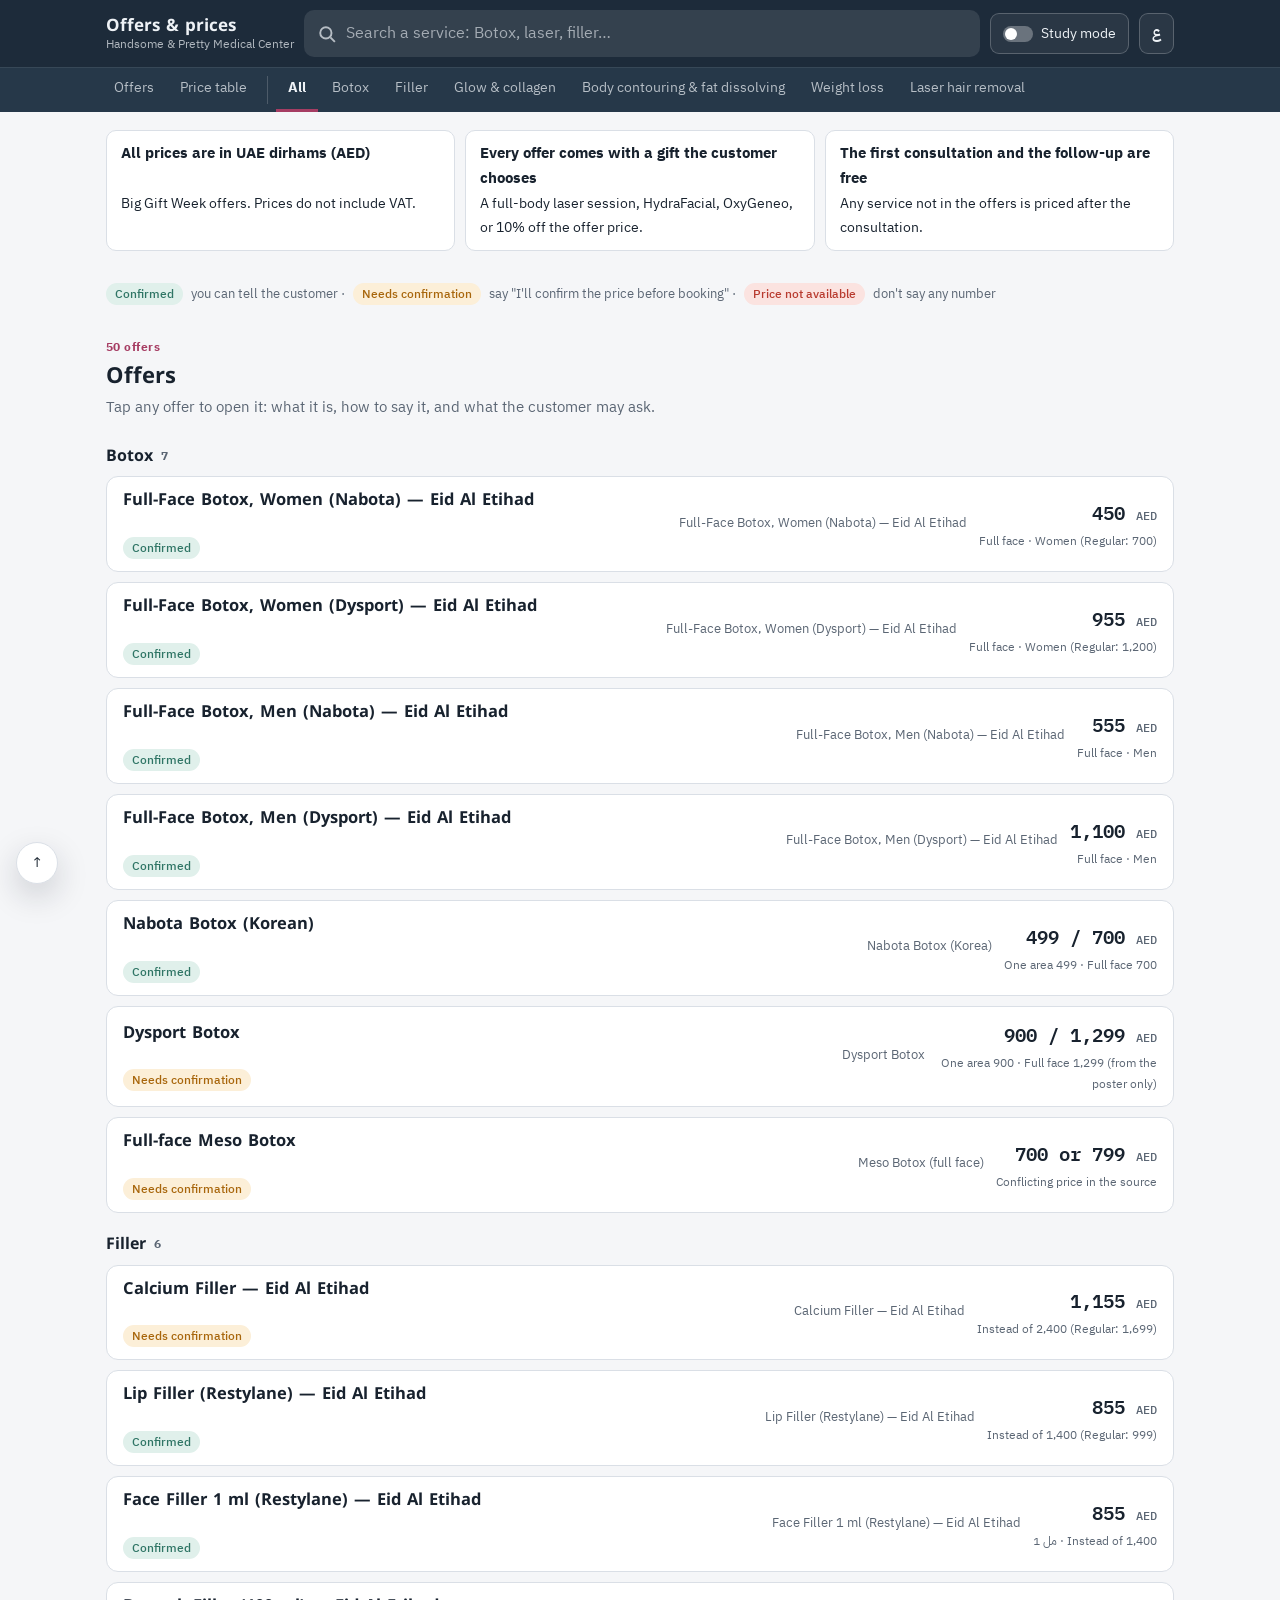
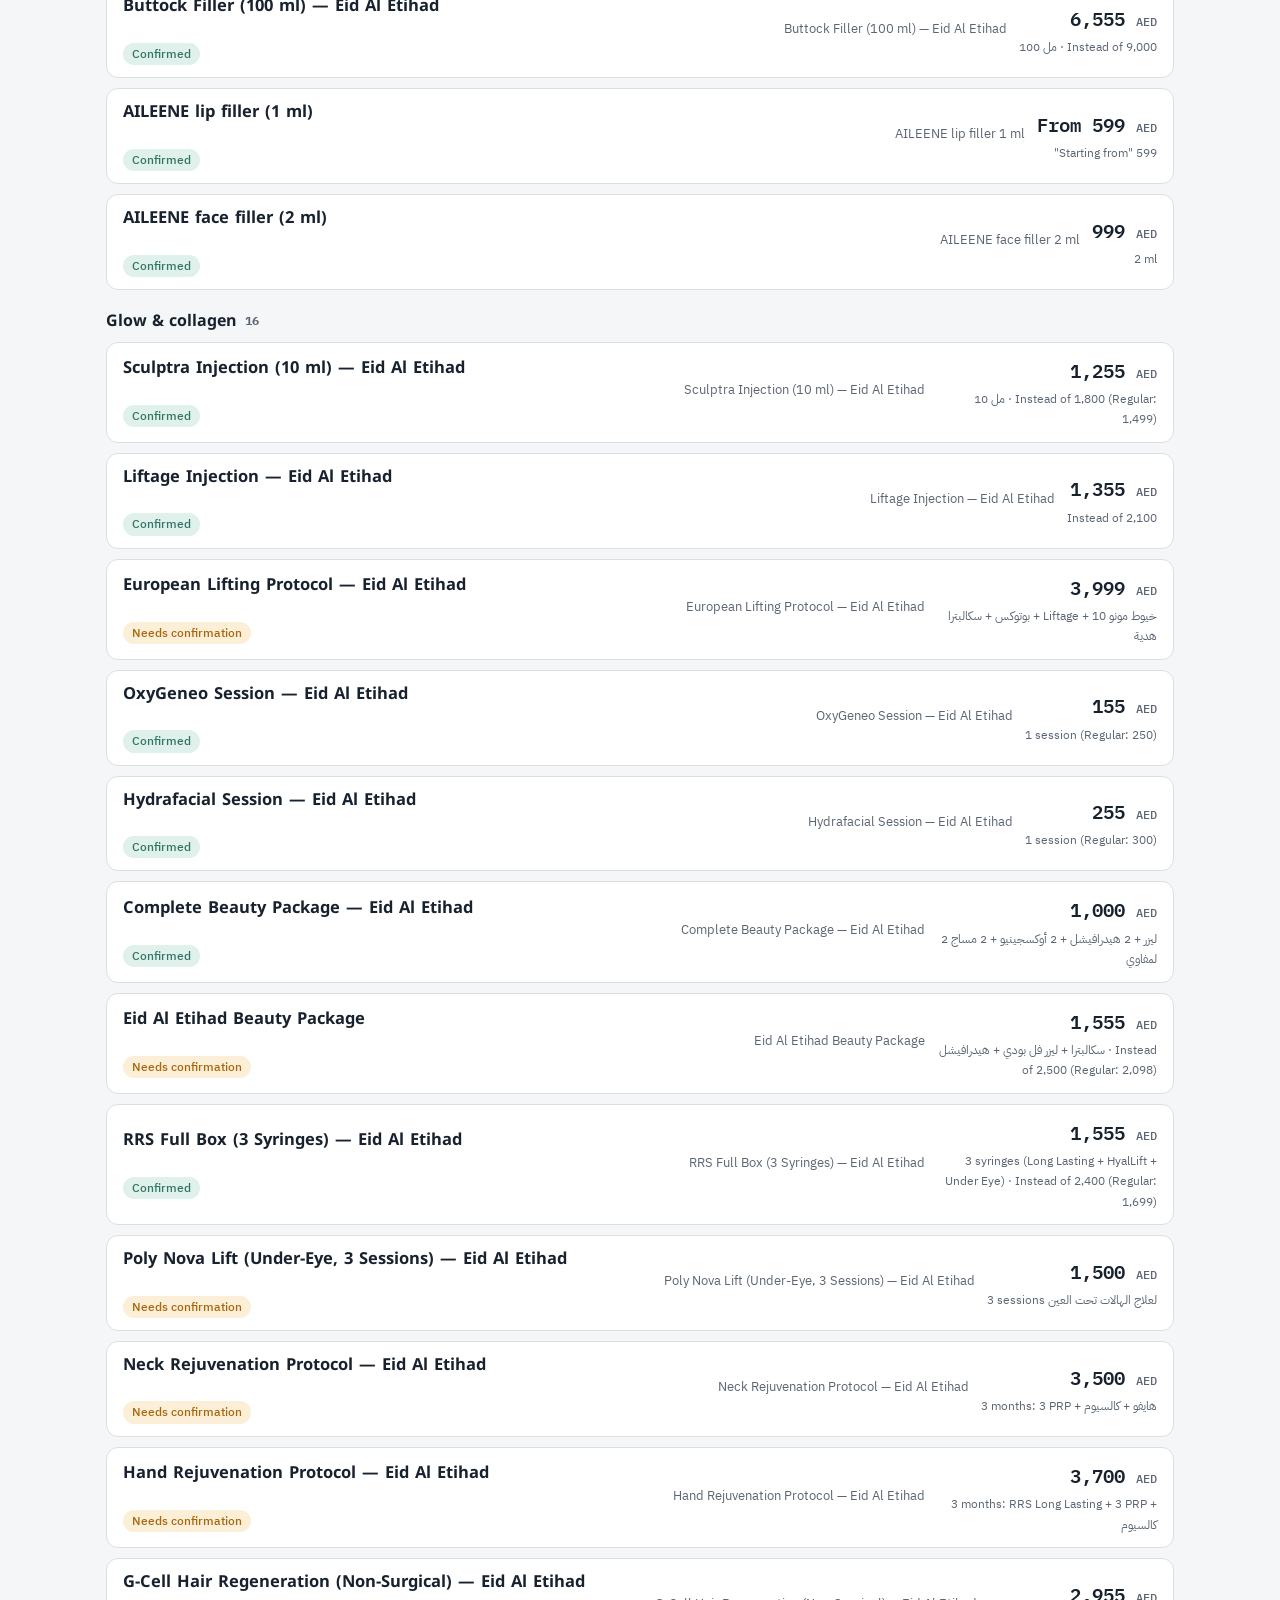
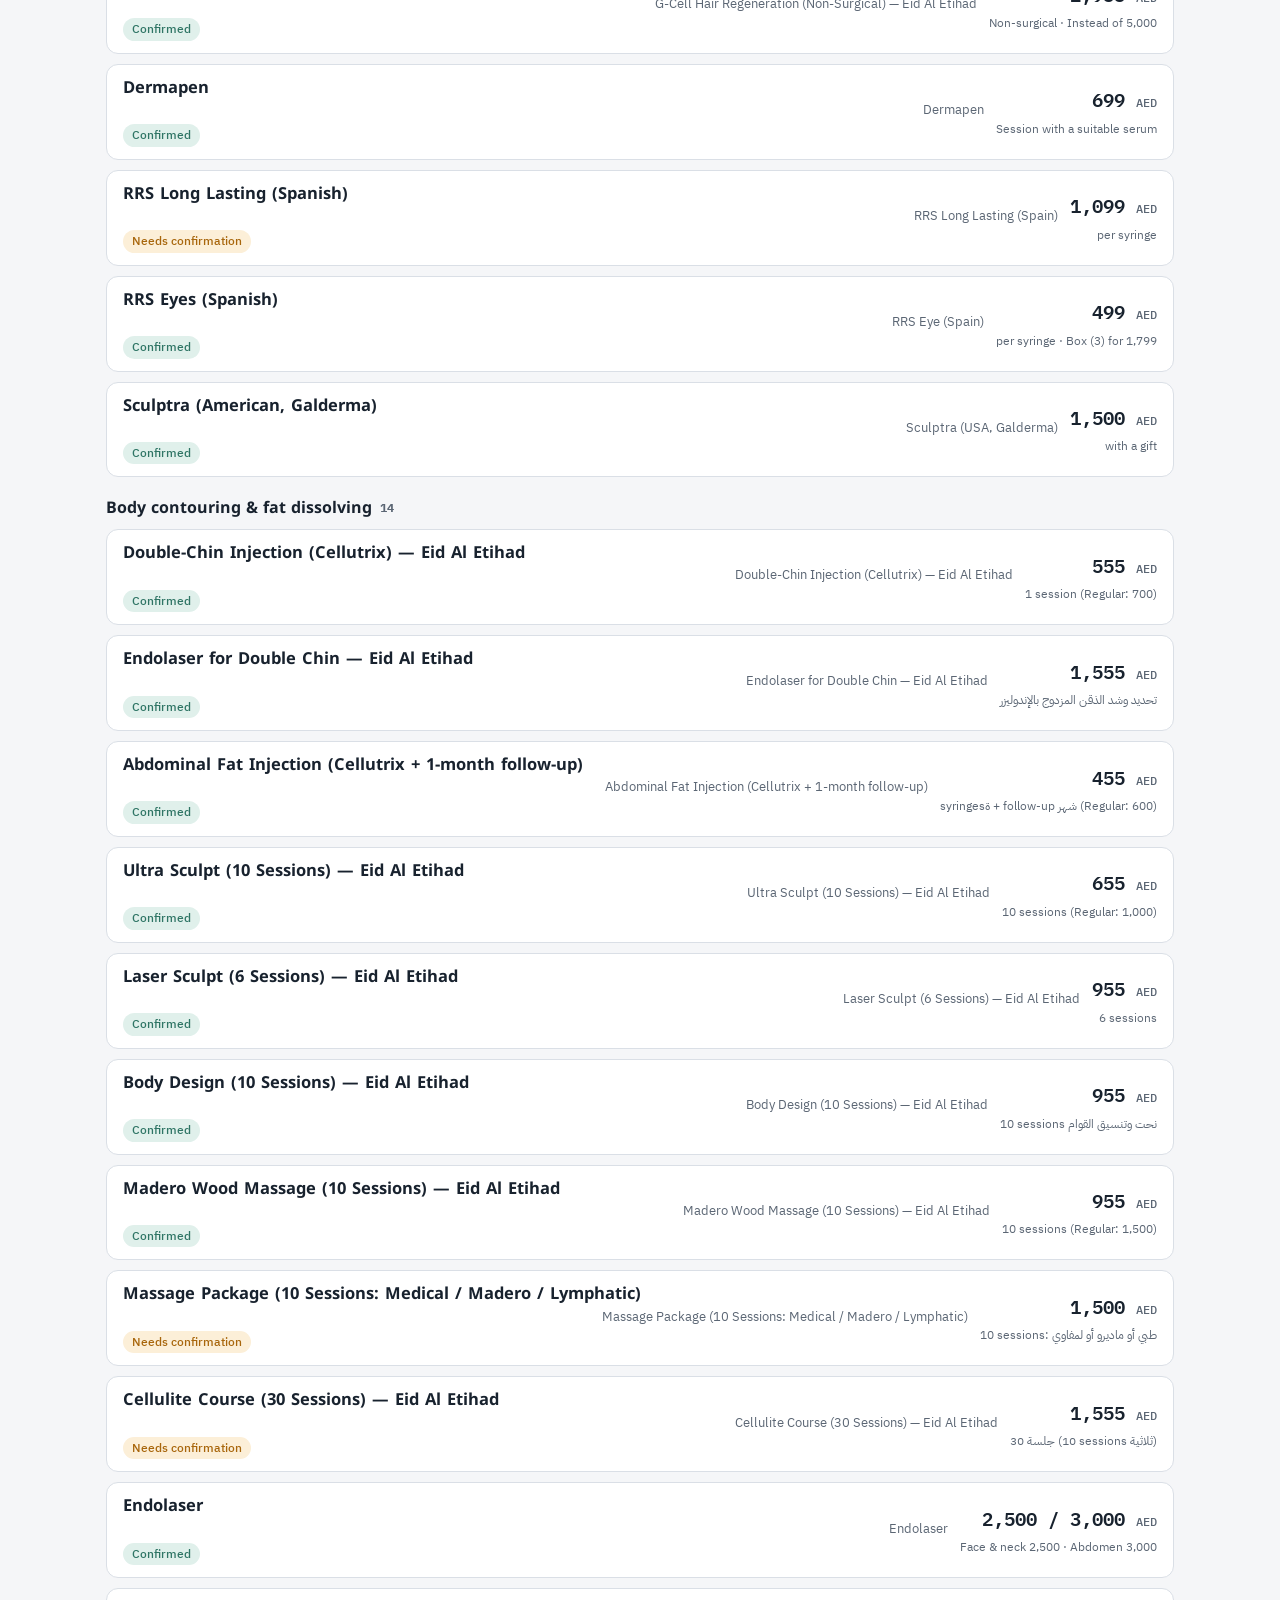
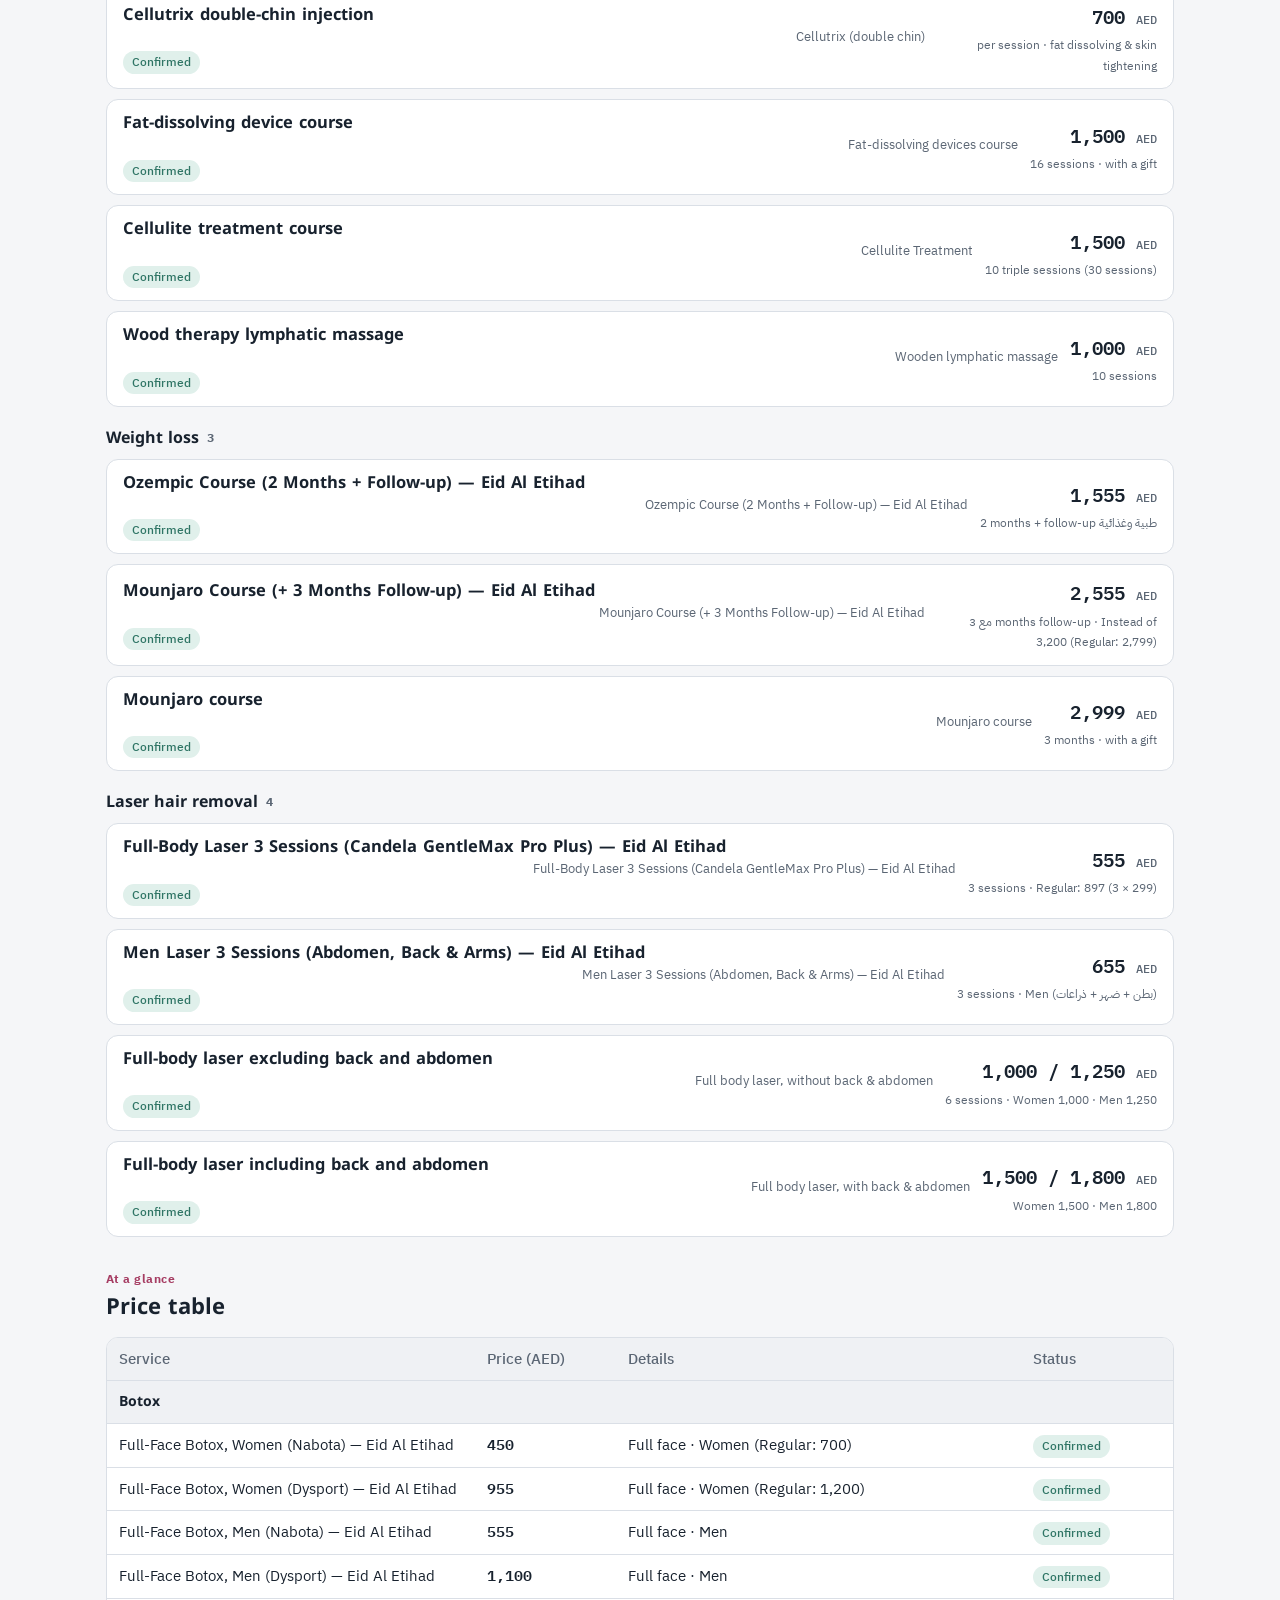
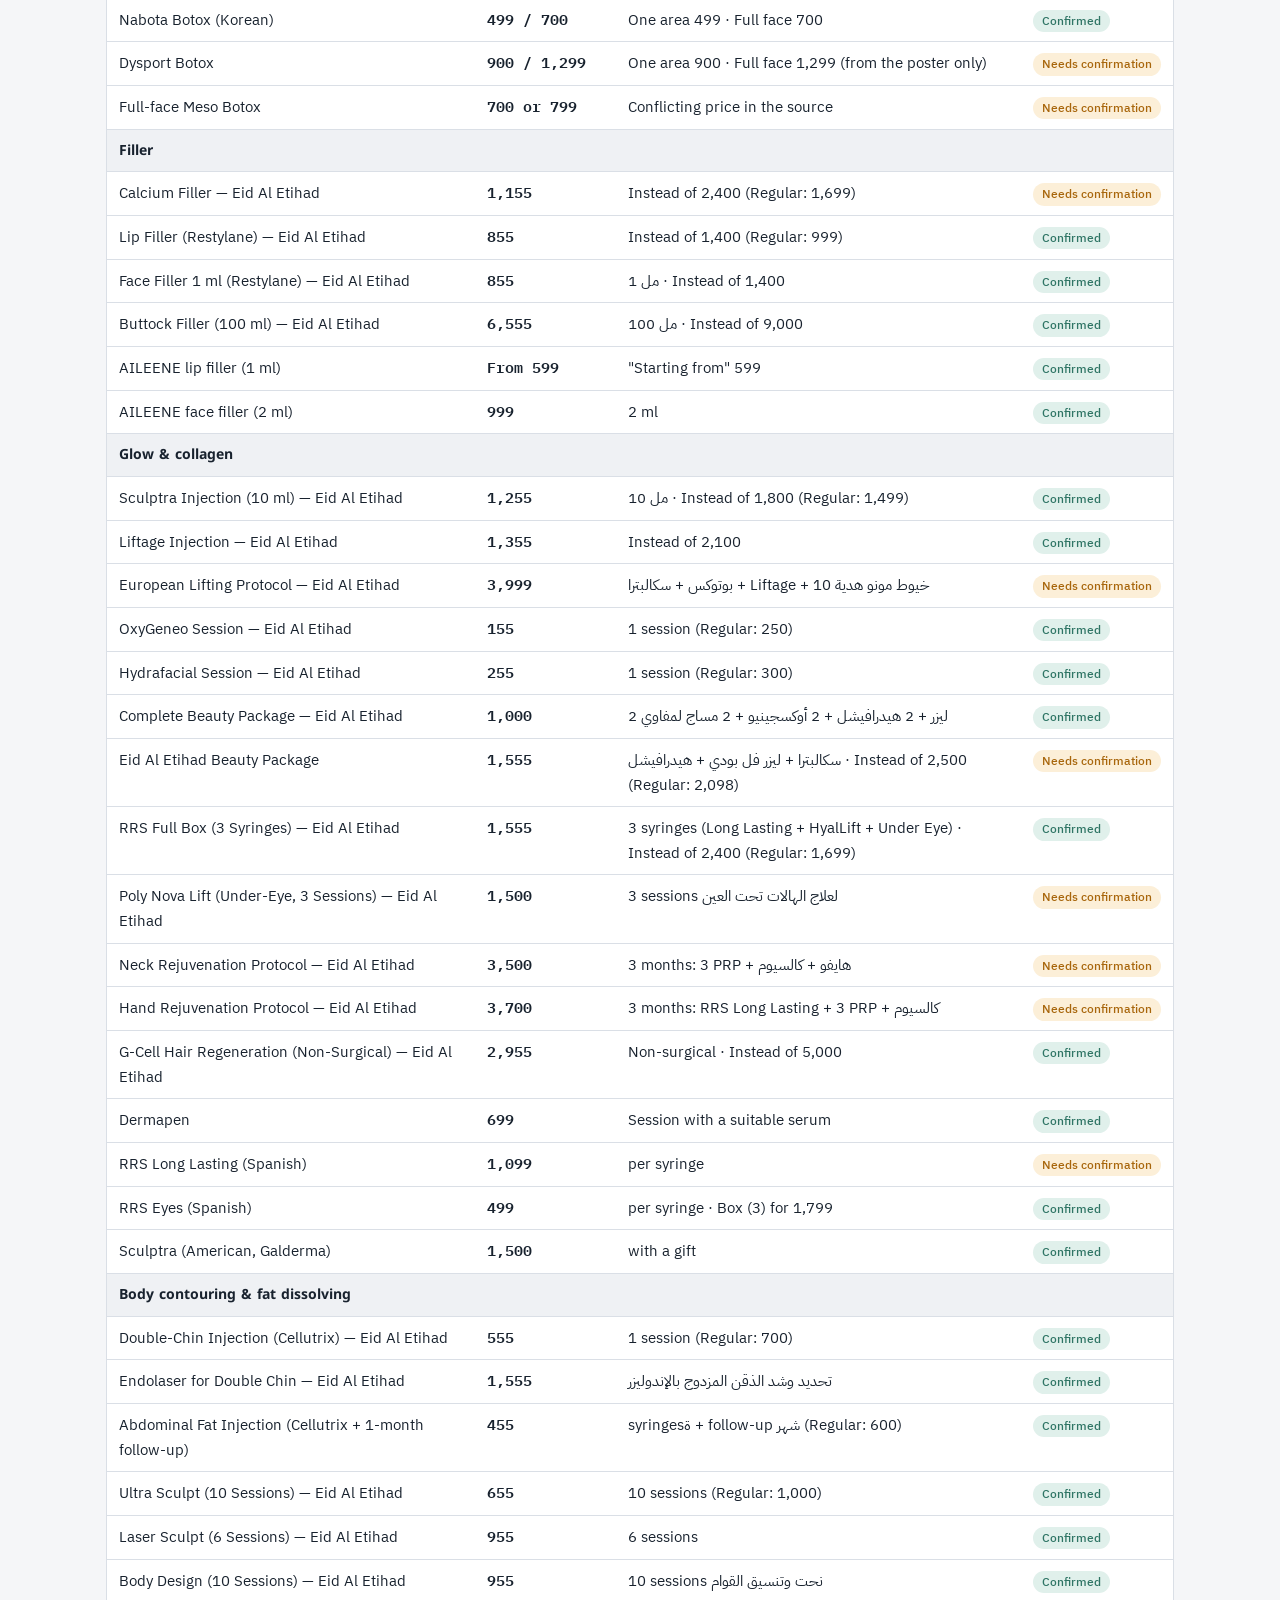
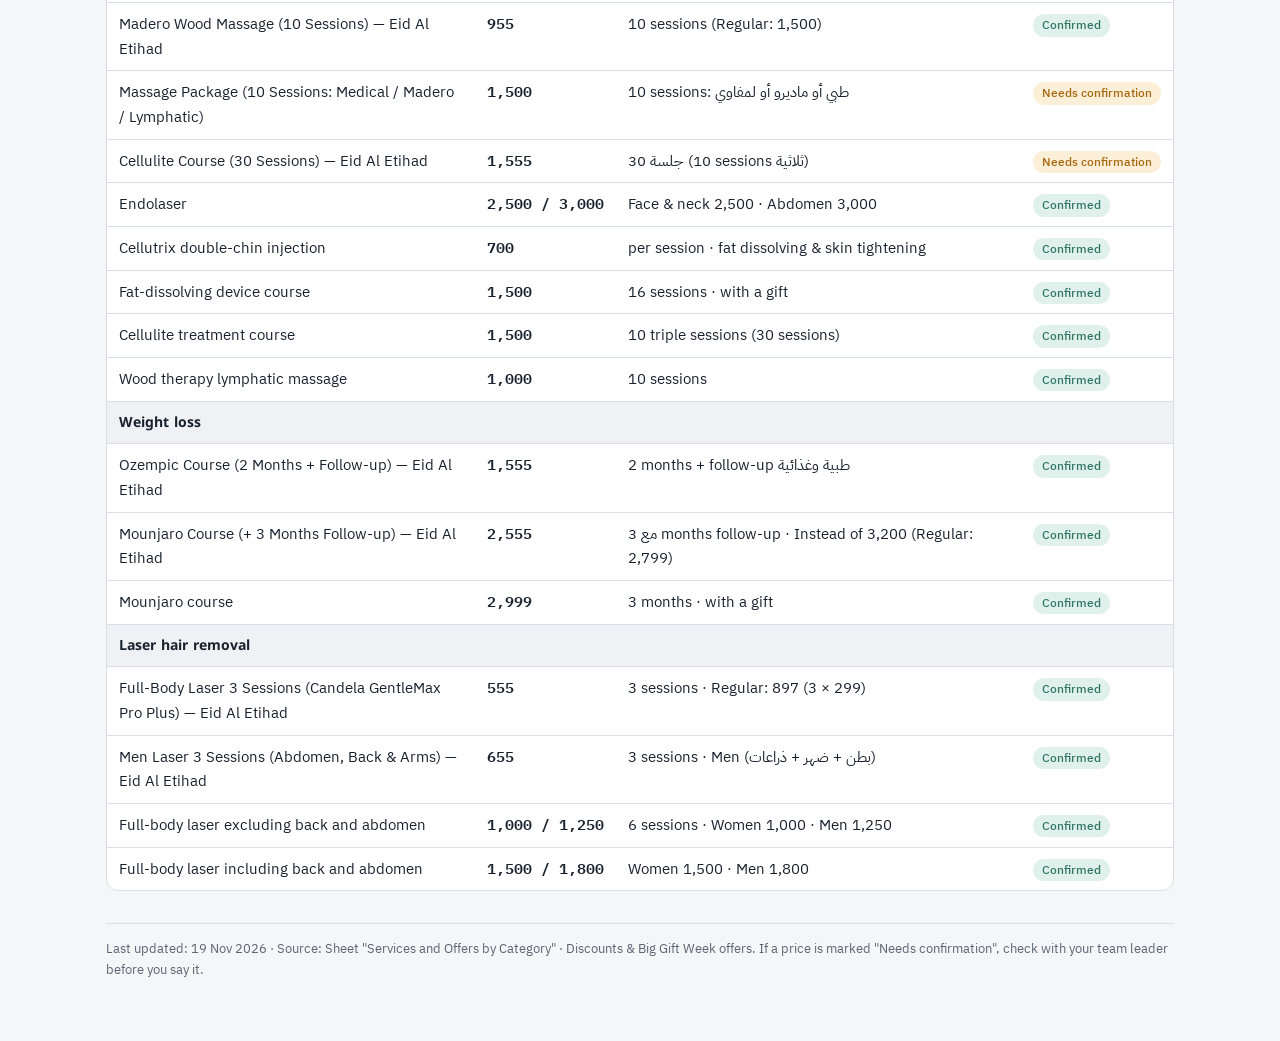
<file: offers-en.html>
<!doctype html><html lang="en"><head><meta charset="utf-8"><meta name="viewport" content="width=device-width,initial-scale=1,viewport-fit=cover"><meta name="robots" content="noindex,nofollow"><style>body{margin:0}img{max-width:100%}[hidden]{display:none!important}</style></head><body>
<title>Handsome & Pretty Offers</title>
<link rel="preconnect" href="https://fonts.googleapis.com">
<link rel="stylesheet" href="https://fonts.googleapis.com/css2?family=Noto+Kufi+Arabic:wght@500;700&family=IBM+Plex+Sans+Arabic:wght@400;500;700&family=IBM+Plex+Mono:wght@500;600&display=swap">
<style>
:root{
  --bg:#F5F6F8; --paper:#FFFFFF; --soft:#EFF1F4; --ink:#18222E; --muted:#5B6674; --line:#DADFE6;
  --rose:#A63D63; --rose-soft:#F8E6ED; --sage:#2F7565; --sage-soft:#E0F0EB; --amber:#A8660C; --amber-soft:#FCEFD8; --red:#B83A2E; --red-soft:#FBE3E0;
  --head:#1D2B3A; --head2:#263849; --head-ink:#EEF2F6; --shadow:0 12px 32px rgba(20,30,45,.18); --hh:120px;
  --f:'IBM Plex Sans Arabic',system-ui,'Segoe UI',Tahoma,sans-serif; --d:'Noto Kufi Arabic','IBM Plex Sans Arabic',sans-serif; --m:'IBM Plex Mono',ui-monospace,Menlo,monospace;
}
@media (prefers-color-scheme: dark){:root:not([data-theme="light"]){color-scheme:dark;
  --bg:#10161D; --paper:#18212B; --soft:#1F2A36; --ink:#E6EBF0; --muted:#9AA6B3; --line:#2C3947;
  --rose:#E07BA0; --rose-soft:#3A2230; --sage:#5DC0A6; --sage-soft:#17332C; --amber:#E9AE52; --amber-soft:#3A2C15; --red:#EE7F73; --red-soft:#3C201D; --head:#0B1117; --head2:#141E28; --head-ink:#E6EBF0; --shadow:0 12px 32px rgba(0,0,0,.5)}}
:root[data-theme="dark"]{color-scheme:dark;
  --bg:#10161D; --paper:#18212B; --soft:#1F2A36; --ink:#E6EBF0; --muted:#9AA6B3; --line:#2C3947;
  --rose:#E07BA0; --rose-soft:#3A2230; --sage:#5DC0A6; --sage-soft:#17332C; --amber:#E9AE52; --amber-soft:#3A2C15; --red:#EE7F73; --red-soft:#3C201D; --head:#0B1117; --head2:#141E28; --head-ink:#E6EBF0; --shadow:0 12px 32px rgba(0,0,0,.5)}
*{box-sizing:border-box}
[hidden]{display:none!important}
body{background:var(--bg);color:var(--ink);font:15px/1.7 var(--f)}
button,input{font:inherit;color:inherit}
button{cursor:pointer}
:focus-visible{outline:3px solid var(--rose);outline-offset:2px}
.ltr{direction:ltr;unicode-bidi:isolate}
h1,h2,h3{font-family:var(--d);text-wrap:balance;line-height:1.35}

.top{background:var(--head);color:var(--head-ink);position:sticky;top:env(safe-area-inset-top,0px);z-index:30}
.bar{max-width:1100px;margin:0 auto;padding:10px 16px;display:grid;gap:10px;grid-template-columns:auto minmax(0,1fr) auto auto;align-items:center}
@media (max-width:700px){.bar{grid-template-columns:minmax(0,1fr) auto auto}.brand{display:none!important}}
.brand{display:grid;line-height:1.25}
.brand b{font-family:var(--d);font-size:17px}
.brand span{font-size:12px;opacity:.7}
.sbox{position:relative}
.sbox input{width:100%;border:0;border-radius:10px;padding:10px 42px 10px 14px;background:rgba(255,255,255,.1);color:var(--head-ink);font-size:16px}
[dir=ltr] .sbox input{padding:10px 14px 10px 42px}
.sbox input::placeholder{color:rgba(238,242,246,.6)}
.sbox svg{position:absolute;right:14px;top:50%;transform:translateY(-50%);opacity:.7}
.study{display:flex;align-items:center;gap:8px;border:1px solid rgba(255,255,255,.22);background:rgba(255,255,255,.06);color:var(--head-ink);border-radius:9px;padding:8px 12px;font-size:14px;white-space:nowrap}
.study.on{background:var(--amber);border-color:var(--amber);color:#241700}
.sw{width:30px;height:16px;border-radius:9px;background:rgba(255,255,255,.3);position:relative;display:inline-block;flex:none}
.sw::after{content:"";position:absolute;top:2px;right:2px;width:12px;height:12px;border-radius:50%;background:#fff;transition:right .15s}
.study.on .sw{background:rgba(0,0,0,.25)}.study.on .sw::after{right:16px}
@media (max-width:700px){.study .t{display:none}}
.tabs{background:var(--head2);border-top:1px solid rgba(255,255,255,.08)}
.tabs-in{max-width:1100px;margin:0 auto;display:flex;gap:2px;overflow-x:auto;scrollbar-width:none;padding-inline:12px}
.tabs-in::-webkit-scrollbar{display:none}
.tabs button{background:none;border:0;border-bottom:3px solid transparent;color:var(--head-ink);opacity:.72;padding:8px 12px 9px;white-space:nowrap;font-size:14px}
.tabs button:hover{opacity:1}
.tabs button.on{opacity:1;border-bottom-color:var(--rose);font-weight:700}
.tabs .sep{width:1px;background:rgba(255,255,255,.18);margin:8px 6px}

main{max-width:1100px;margin:0 auto;padding-block:18px 60px;padding-inline:16px;display:grid;gap:32px}
section{display:grid;gap:14px;scroll-margin-top:calc(var(--hh) + 14px)}
.sh{display:grid;gap:4px}
.sh h2{margin:0;font-size:22px}
.sh p{margin:0;color:var(--muted);max-width:75ch}
.eyebrow{font-size:12px;font-weight:700;letter-spacing:.04em;color:var(--rose)}
.notes{display:grid;gap:10px;grid-template-columns:repeat(auto-fit,minmax(220px,1fr))}
.note{background:var(--paper);border:1px solid var(--line);border-radius:10px;padding:10px 14px;font-size:14px;display:grid;gap:2px}
.note b{font-size:14.5px}
.legend{display:flex;gap:8px;flex-wrap:wrap;align-items:center;font-size:13px;color:var(--muted)}
.chip{display:inline-flex;align-items:center;padding:1px 9px;border-radius:12px;font-size:12px;font-weight:500;white-space:nowrap}
.c-ok{background:var(--sage-soft);color:var(--sage)}
.c-warn{background:var(--amber-soft);color:var(--amber)}
.c-no{background:var(--red-soft);color:var(--red)}
.c-cat{background:var(--soft);color:var(--muted)}
.studybar{background:var(--amber-soft);border-radius:10px;padding:10px 14px;display:flex;gap:10px;flex-wrap:wrap;align-items:center;font-size:14px}
.studybar b{font-family:var(--d)}
.sp{flex:1}
.btn{border:1px solid var(--line);background:var(--paper);border-radius:8px;padding:5px 12px;font-size:13.5px}

.offers{display:grid;gap:10px}
.cathead{font-family:var(--d);font-size:16px;margin:10px 0 0;display:flex;gap:8px;align-items:center}
.cathead .n{font-family:var(--m);font-size:12px;color:var(--muted)}
.offer{background:var(--paper);border:1px solid var(--line);border-radius:12px;overflow:hidden}
.ohead{display:grid;grid-template-columns:minmax(0,1fr) auto;gap:12px;padding:12px 16px;align-items:center;width:100%;background:none;border:0;text-align:start}
.ohead h3{margin:0;font-size:16.5px}
.ohead .en{display:block;font-size:12.5px;color:var(--muted);text-align:right}
.ohead .chips{display:flex;gap:6px;flex-wrap:wrap;margin-top:4px}
.price{text-align:end;display:grid;gap:2px;justify-items:end}
.price .v{font-family:var(--m);font-size:19px;font-weight:600;white-space:nowrap}
.price .v small{font-size:12px;color:var(--muted);font-weight:500}
.price .n{font-size:12px;color:var(--muted);max-width:220px}
.hidep{display:inline-block;border:1px dashed var(--amber);color:var(--amber);background:var(--amber-soft);border-radius:8px;padding:2px 10px;font-family:var(--f);font-size:13px;font-weight:500}
.obody{border-top:1px solid var(--line);padding:12px 16px;display:grid;gap:12px}
.two{display:grid;gap:12px;grid-template-columns:minmax(0,1fr) minmax(0,1fr)}
@media (max-width:700px){.two{grid-template-columns:1fr}}
.lbl{font-size:12px;font-weight:700;color:var(--muted)}
.say{background:var(--sage-soft);border-radius:10px;padding:10px 12px;display:grid;gap:4px}
.say p{margin:0;font-size:15.5px}
.qa{display:grid;gap:8px}
.qa div{display:grid;gap:2px}
.qa .q{font-weight:500}
.qa .q::before{content:"Customer: ";color:var(--muted);font-weight:400;font-size:13px}
.qa .a::before{content:"You: ";color:var(--sage);font-weight:700;font-size:13px}
.caution{background:var(--amber-soft);border-radius:10px;padding:10px 12px;font-size:14px}
.caution.no{background:var(--red-soft)}
.src{font-size:12px;color:var(--muted)}

.tw{overflow-x:auto;background:var(--paper);border:1px solid var(--line);border-radius:12px}
table{border-collapse:collapse;width:100%;font-size:14.5px}
th{background:var(--soft);color:var(--muted);font-weight:500;text-align:start;padding:9px 12px;white-space:nowrap;position:sticky;top:0}
td{padding:9px 12px;border-top:1px solid var(--line);vertical-align:top}
td.m{font-family:var(--m);white-space:nowrap;font-weight:600}
tr.grp td{background:var(--soft);font-family:var(--d);font-weight:700;font-size:14px}
.empty{padding:24px;text-align:center;color:var(--muted);background:var(--paper);border:1px dashed var(--line);border-radius:12px}
.foot{font-size:12.5px;color:var(--muted);border-top:1px solid var(--line);padding-top:14px}
.totop{position:fixed;left:16px;bottom:calc(16px + env(safe-area-inset-bottom,0px));z-index:33;width:42px;height:42px;border-radius:50%;border:1px solid var(--line);background:var(--paper);box-shadow:var(--shadow)}

[dir=ltr] .sbox svg{right:auto;left:14px}
[dir=ltr] .sbox kbd{left:auto;right:12px}
[dir=ltr] ol.tline2 li::before{right:auto;left:-7px}
[dir=ltr] .fab{left:auto;right:16px}
[dir=ltr] .totop{right:auto;left:16px}
[dir=ltr] .sw::after{right:auto;left:2px;transition:left .15s}
[dir=ltr] .study.on .sw::after{left:16px}
</style>

<div dir="ltr" lang="en">
<header class="top" id="top">
  <div class="bar">
    <div class="brand"><b>Offers & prices</b><span>Handsome &amp; Pretty Medical Center</span></div>
    <div class="sbox"><svg width="18" height="18" viewBox="0 0 16 16" aria-hidden="true"><circle cx="7" cy="7" r="5" fill="none" stroke="currentColor" stroke-width="1.7"/><path d="M11 11l4 4" stroke="currentColor" stroke-width="1.7"/></svg>
      <input id="q" type="search" autocomplete="off" placeholder="Search a service: Botox, laser, filler…" aria-label="Search a service"></div>
    <button class="study" id="studyBtn" data-a="study" aria-pressed="false" title="Hide the prices to test yourself"><span class="sw"></span><span class="t">Study mode</span></button>
    <a class="study lang" id="langbtn" href="offers.html" hreflang="ar" title="النسخة العربي" style="text-decoration:none;font-weight:700">ع</a>
  </div>
  <nav class="tabs" aria-label="Sections"><div class="tabs-in" id="tabs"></div></nav>
</header>
<main id="main"></main>
<button class="totop" data-a="totop" aria-label="Back to top" title="Back to top">↑</button>
</div>

<script>
const UPDATED='19 Nov 2026';
const CLINIC_AR='Handsome & Pretty Medical Center';
const SRC='Sheet "Services and Offers by Category" · Discounts & Big Gift Week offers';
const CATS={botox:'Botox',filler:'Filler',skin:'Glow & collagen',body:'Body contouring & fat dissolving',weight:'Weight loss',laser:'Laser hair removal'};

/* status: ok = confirmed in offer sheet · warn = conflicting / partial · no = price not available */
const OFFERS=[
 {id:'nabota',cat:'botox',ar:'Nabota Botox (Korean)',en:'Nabota Botox (Korea)',price:'499 / 700',pn:'One area 499 · Full face 700',st:'ok',slide:17,
  what:'Injections that relax the muscles that cause expression wrinkles. A South Korean brand with international quality approvals, highly pure, with fast-showing results. An affordable choice with excellent quality, and very suitable for new customers.',guide:'botox',who:'The customer asks about forehead wrinkles, lines around the eyes, or frown lines between the eyebrows.',
  say:'We have an offer on Korean Nabota Botox: one area is 499 AED and the full face is 700, and it comes with a gift of your choice. The doctor will decide which areas are right for you during the consultation.',
  qa:[['What\'s the difference between Nabota and Dysport?','Both are excellent and internationally approved. Nabota stands out for its purity and good price, while Dysport spreads over a wider area, so it suits larger areas. The doctor will assess your facial muscle movement and recommend what suits you best.'],['How long does it last?','Usually 4 to 6 months, and it varies from person to person.'],['When will I see results?','Results start to show within 3 to 5 days, and the final result within two weeks.'],['Does it hurt?','The pain is very mild, like a light bee sting, and a local numbing cream can be applied.']],
  caution:'Which areas does "full face" include? It isn\'t written in the sheet. Don\'t name specific areas until the team confirms.'},
 {id:'dysport',cat:'botox',ar:'Dysport Botox',en:'Dysport Botox',price:'900 / 1,299',pn:'One area 900 · Full face 1,299 (from the poster only)',st:'warn',slide:11,
  what:'A British Botox. Its particles are smaller and lighter, so it spreads over a wider area and suits larger areas like a wide forehead. It is known for giving a very natural look.',guide:'botox',who:'The customer asks for Dysport by name, or has used it before.',
  say:'Dysport is available: one area is 900 AED and the full face is 1,299 AED, and it comes with a gift. Let me book you a consultation, and the doctor will confirm what suits you.',
  qa:[['Why is Dysport more expensive than Nabota?','They are different brands, and each has its own advantages. Dysport has smaller particles and spreads over a wider area, so it suits larger areas. The doctor will assess your facial muscle movement and recommend what suits you best.']],
  caution:'These prices are only on the poster, not in the text. Confirm them with the team before relying on them.'},
 {id:'meso',cat:'botox',ar:'Full-face Meso Botox',en:'Meso Botox (full face)',price:'700 or 799',pn:'Conflicting price in the source',st:'warn',slide:'1, 5',guide:'meso',
  what:'Very small doses in the surface layer of the skin to tighten it and give it a glow, and to reduce signs of tiredness and fatigue.',who:'The customer wants glow and light tightening, not treatment of deep wrinkles.',
  say:'Meso Botox tightens the skin, gives it a glow, and reduces signs of tiredness. I\'ll confirm the price for you in the confirmation message, and it comes with a gift of your choice.',
  qa:[['Is it the same as regular Botox?','No, it\'s done in a different way, and the aim is glow and light tightening. The doctor will explain the difference.']],
  caution:'The text says 700 and the poster says 799. Don\'t give a final price until it\'s confirmed.'},
 {id:'lipfill',cat:'filler',ar:'AILEENE lip filler (1 ml)',en:'AILEENE lip filler 1 ml',price:'From 599',pn:'"Starting from" 599',st:'ok',slide:12,
  what:'A premium Korean hyaluronic filler to define lip shape, add volume, and treat dryness.',who:'The customer wants more defined or fuller lips.',
  say:'AILEENE Korean lip filler starts from 599 AED for 1 ml, and it comes with a gift. The doctor will decide the right amount for your lip shape.',
  qa:[['Will it look natural?','The doctor designs the shape based on your features, and will explain the expected result during the consultation.'],['How long does it last?','It varies from person to person, and the doctor will tell you what to expect in your case.']],
  caution:'"Starting from" means the price may go up depending on the amount. Say it exactly like that.'},
 {id:'facefill',cat:'filler',ar:'AILEENE face filler (2 ml)',en:'AILEENE face filler 2 ml',price:'999',pn:'2 ml',st:'ok',slide:13,
  what:'Filler to contour the cheeks and jawline and define facial features.',who:'The customer asks about the cheeks, the jaw, or the "الوش الملكي" ("royal face" look).',
  say:'AILEENE face filler offer: 2 ml for 999 AED, to contour the cheeks and jawline, and it comes with a gift of your choice.',
  qa:[['Is 2 ml enough?','It depends on the area and the result you want, and the doctor will decide during the consultation.']],caution:''},
 {id:'dermapen',cat:'skin',ar:'Dermapen',en:'Dermapen',price:'699',pn:'Session with a suitable serum',st:'ok',slide:2,
  what:'Micro-needling with very fine needles plus a suitable serum. It helps with acne scars, pores, pigmentation, and fine lines.',who:'The customer complains of acne scars, large pores, or dark spots.',
  say:'Dermapen with a suitable serum is 699 AED. It helps with acne scars, pores, and pigmentation, and it comes with a gift.',
  qa:[['Does it hurt?','The doctor will explain how it feels and how to prepare before the session.'],['How many sessions do I need?','The number of sessions is decided after the doctor sees your skin.']],caution:''},
 {id:'rrs',cat:'skin',ar:'RRS Long Lasting (Spanish)',en:'RRS Long Lasting (Spain)',price:'1,099',pn:'per syringe',st:'warn',slide:14,
  what:'Hyaluronic and antioxidant injections to tighten the skin and give it a glow.',who:'The customer wants glow and deep hydration.',
  say:'Spanish RRS is 1,099 AED per syringe. It tightens the skin and gives it a glow, and it comes with a gift.',
  qa:[['Is there a package or a box?','There is a price for the full box. I\'ll confirm it for you before booking.']],caution:'The full box price is said to exist, but it isn\'t written. Don\'t guess a number.'},
 {id:'rrseye',cat:'skin',ar:'RRS Eyes (Spanish)',en:'RRS Eye (Spain)',price:'499',pn:'per syringe · Box (3) for 1,799',st:'ok',slide:15,
  what:'Under-eye injections: dark circles, puffiness, and fine lines.',who:'The customer complains of dark circles or a tired look under the eyes.',
  say:'RRS Eyes is 499 AED per syringe, and the box of three syringes is 1,799, and it comes with a gift.',
  qa:[['Will the dark circles go away completely?','Results vary from person to person. The doctor will assess the cause of the dark circles and tell you what to expect.']],caution:''},
 {id:'sculptra',cat:'skin',ar:'Sculptra (American, Galderma)',en:'Sculptra (USA, Galderma)',price:'1,500',pn:'with a gift',st:'ok',slide:16,
  what:'A bio-stimulator for collagen (not a regular filler). It stimulates the skin to produce its own collagen gradually, restoring volume, firmness, and glow.',guide:'sculptra',who:'The customer complains of sagging skin or that their face has lost volume.',
  say:'Original Sculptra by Galderma is 1,500 AED, with a gift of your choice. It stimulates collagen to restore volume and reduce sagging.',
  qa:[['Is it true the result lasts two years?','It can last up to two years, but this varies from person to person, and the doctor will explain what to expect in your case.'],['How many sessions do I need?','The doctor will decide what your skin needs during the free consultation, and the current offer is 1,500 per injection with a gift.'],['Why don\'t I see the result right away?','Because Sculptra stimulates the skin to produce its own collagen, the result shows gradually from the first to the third month, and that\'s what makes it look natural.']],
  caution:'The sheet says results last more than two years. Don\'t say it as a promise. Say "It varies, and the doctor will explain."'},
 {id:'endolaser',cat:'body',guide:'endolaser',ar:'Endolaser',en:'Endolaser',price:'2,500 / 3,000',pn:'Face & neck 2,500 · Abdomen 3,000',st:'ok',slide:3,
  what:'An advanced dual-wavelength laser technology to tighten the skin and improve the look of sagging, without surgery. For the face and neck, abdomen, and other areas based on the doctor\'s assessment.',who:'The customer asks about skin sagging or stubborn fat in the face & neck or abdomen.',
  say:'We have an offer on Endolaser to tighten the skin and improve sagging without surgery: face and neck for 2,500 AED, and the abdomen area for 3,000 AED, and it comes with a gift of your choice.',
  qa:[['Can it replace surgery for me?','The doctor will assess your case and tell you whether Endolaser is suitable for you.']],
  caution:'The sheet says "an alternative to surgery". Don\'t say this to the customer; it\'s a medical claim. Say "without surgery".'},
 {id:'silutrix',cat:'body',ar:'Cellutrix double-chin injection',en:'Cellutrix (double chin)',price:'700',pn:'per session · fat dissolving & skin tightening',st:'ok',slide:'4, 5',
  what:'An injection to dissolve fat and tighten the skin in the double-chin area (RRS HA Cellutrix).',who:'The customer complains of a double chin, meaning the fat under the chin. Gulf customers will usually call it "دبل تشن" (double chin).',
  say:'The Cellutrix double-chin injection to dissolve fat and tighten the skin is 700 AED per session, plus a gift of your choice.',
  qa:[['How many sessions or injections do I need?','The doctor will decide the suitable number after seeing the area during the free consultation.']],caution:''},
 {id:'fatcourse',cat:'body',ar:'Fat-dissolving device course',en:'Fat-dissolving devices course',price:'1,500',pn:'16 sessions · with a gift',st:'ok',slide:8,
  what:'16 device sessions, with diet follow-up and a weekly check-up for two months.',who:'The customer wants to lose weight and contour their body with devices.',
  say:'The fat-dissolving course is 1,500 AED and comes with a gift of your choice: 16 device sessions plus weekly diet follow-up for two months. The best first step is a free consultation so the doctor can set the right plan for you.',
  qa:[['How many kilos will I lose?','Results vary from person to person and depend on following the diet, and the doctor will set a suitable goal for you.']],
  caution:'The poster says "10 to 15 kilos". Never say that as a promise. Say "results vary from person to person".'},
 {id:'cellulite',cat:'body',ar:'Cellulite treatment course',en:'Cellulite Treatment',price:'1,500',pn:'10 triple sessions (30 sessions)',st:'ok',slide:9,
  what:'10 triple sessions (30 sessions in total). Each session is a triple treatment at the same time: the Ultrascalpt device breaks down fat and activates the muscles, radiofrequency dissolves fat deposits, stimulates collagen, and tightens the skin, and lymphatic massage helps drain fat and fluids and boosts circulation.',who:'The customer complains of cellulite and wants smoother skin.',
  say:'The cellulite treatment course is 10 triple sessions (30 sessions) for 1,500 AED, and it comes with a gift of your choice. Each session is a triple treatment: the Ultrascalpt device to break down fat and activate the muscles, radiofrequency to dissolve fat deposits and tighten the skin, and lymphatic massage to drain fluids and boost circulation.',
  qa:[['Will the cellulite go away completely?','These devices improve the look of cellulite and make the skin smoother, and the doctor will tell you the expected result in your case.'],['What happens in the session?','Each session combines 3 treatments at once (a triple session): the Ultrascalpt device, radiofrequency, and lymphatic massage. The course is 10 triple sessions (30 sessions in total).']],
  caution:'The client describes the session as "the first of its kind in the Middle East" and "incredibly effective". Don\'t say either of these to the customer: the first is a claim that needs proof, and the second is a promise of results. Say "a triple session", and that results vary from person to person.'},
 {id:'lymph',cat:'body',ar:'Wood therapy lymphatic massage',en:'Wooden lymphatic massage',price:'1,000',pn:'10 sessions',st:'ok',slide:6,
  what:'Massage with wooden tools to boost circulation and reduce cellulite and fluid retention.',who:'The customer complains of fluid retention, swelling, or cellulite.',
  say:'Wood therapy lymphatic massage is 10 sessions for 1,000 AED. It helps with circulation, cellulite, and fluid retention, and it comes with a gift.',qa:[],caution:''},
 {id:'mounjaro',cat:'weight',ar:'Mounjaro course',en:'Mounjaro course',price:'2,999',pn:'3 months · with a gift',st:'ok',slide:7,
  what:'A Mounjaro pen that lasts 3 months, with weekly nutrition and medical follow-up for 3 months including a weekly check-up, and 10 non-surgical fat-breakdown device sessions.',who:'The customer asks about weight-loss injections or Mounjaro by name.',
  say:'The Mounjaro course is 2,999 AED, and it comes with a gift of your choice: a pen that lasts 3 months, weekly nutrition and medical follow-up and check-ups for 3 months, and 10 non-surgical fat-breakdown sessions. First, you need a consultation so the doctor can assess your case and decide if it\'s suitable for you, and I can book that consultation for you free of charge.',
  qa:[['Can I get the pen without seeing a doctor?','No, this is a treatment where the doctor must first assess your case and decide if it\'s suitable for you.'],['I have diabetes, is it okay for me?','That\'s an important medical question, and the doctor is the one who will answer it after reviewing your case.'],['How much will I lose?','Results vary from person to person, and the doctor will set a plan and a suitable goal for you.']],
  caution:'Mounjaro is a prescription medicine. Don\'t say it\'s suitable for anyone, and don\'t answer any questions about doses, medical conditions, or side effects. The client says average weight loss is 10 to 25 kilos, and that it suppresses appetite without fatigue or deprivation. Don\'t tell the customer any number of kilos or anything about the medicine\'s effects, because that is a promise of results and medical talk. Say "Results vary from person to person, and the doctor will set a plan and a suitable goal for you."'},
 {id:'laser1',cat:'laser',guide:'laser',ar:'Full-body laser excluding back and abdomen',en:'Full body laser, without back & abdomen',price:'1,000 / 1,250',pn:'6 sessions · Women 1,000 · Men 1,250',st:'ok',slide:10,
  what:'Candela GentleMax Pro Plus device, a 6-session package for the whole body except the back and abdomen.',who:'The customer wants a full laser package.',
  say:'The full-body laser package with the Candela GentleMax Pro Plus, 6 sessions: 1,000 AED for women and 1,250 for men, excluding the back and abdomen. If you also want the back and abdomen, there\'s another package. And it comes with a gift.',
  qa:[['How many sessions do I need?','Usually 6 to 8 sessions for most cases, with 4 to 6 weeks between sessions. The doctor will assess your case.'],['Does it remove fine hair?','Yes, the device also removes fine (vellus) hair.'],['Appointments are always full. Will I find a slot?','Demand has been very high recently, so we added more devices and there are now more appointments available. Let me find you an appointment right now.'],['Is the device suitable for dark skin?','The doctor will assess your skin and hair type before you start.'],['Are 6 sessions enough?','The number of sessions varies from person to person, and the doctor will explain.']],caution:''},
 {id:'laser2',cat:'laser',guide:'laser',ar:'Full-body laser including back and abdomen',en:'Full body laser, with back & abdomen',price:'1,500 / 1,800',pn:'Women 1,500 · Men 1,800',st:'ok',slide:10,
  what:'The same package, but including the back and abdomen.',who:'The customer wants the whole body, with no exceptions.',
  say:'Full body including the back and abdomen: 1,500 AED for women and 1,800 for men, and it comes with a gift of your choice.',qa:[],
  caution:'The sheet doesn\'t state the number of sessions for this package. Probably 6 like the previous one, but confirm with the team. Most cases need 6 to 8 sessions.'}
];

/* Regular prices (not offers): no gift, VAT not included */
const REGULAR=[
 {id:'beard',ar:'Beard laser',pn:'3 sessions',price:'300',src:'The client, 5 Oct',laser:true},
 {id:'underarm',ar:'Underarm laser',pn:'4 sessions',price:'300',src:'The client, 5 Oct',laser:true},
 {id:'kysse',ar:'Restylane Kysse lip filler',pn:'',price:'1,100',src:'The client, 5 Oct'}
];

const LANG='en';
/* ===== Editable from Google Sheets =====
   Leaders / QA / Training edit one Google Sheet; the guide and the offers page read it on every load.
   Each tab is published (File → Share → Publish to web → CSV) and its link goes here. Empty = built-in data. */
const SHEET_ID='11iBUzUHrWENOZsSaiF-MUDwf1HfjdXkydhdeeJr2WUc';
const gviz=name=>'https://docs.google.com/spreadsheets/d/'+SHEET_ID+'/gviz/tq?tqx=out:csv&sheet='+encodeURIComponent(name);
const SHEETS={doctors:gviz('الدكاترة'),exceptions:gviz('الاستثناءات'),updates:gviz('التحديثات'),offers:gviz('العروض'),regular:gviz('أسعار عادية')};
function parseCSV(t){ const rows=[]; let r=[],f='',q=false; for(let i=0;i<t.length;i++){ const c=t[i];
  if(q){ if(c==='"'){ if(t[i+1]==='"'){f+='"';i++;} else q=false; } else f+=c; }
  else if(c==='"') q=true; else if(c===','){ r.push(f); f=''; } else if(c==='\n'||c==='\r'){ if(c==='\r'&&t[i+1]==='\n') i++; r.push(f); rows.push(r); r=[]; f=''; } else f+=c; }
  if(f!==''||r.length){ r.push(f); rows.push(r); } return rows.map(x=>x.map(y=>y.trim())); }
function parseHour(v){ v=String(v||'').trim().toLowerCase().replace(/[٠-٩]/g,d=>'٠١٢٣٤٥٦٧٨٩'.indexOf(d)); if(!v) return null;
  const m=v.match(/(\d{1,2})(?:[:.](\d{2}))?(?::\d{2})?\s*(am|pm|ص|م|الصبح|صباحا|صباحاً|الضهر|ظهرا|ظهراً|العصر|عصرا|المغرب|بالليل|مساء|مساءا|مساءً)?/); if(!m) return null;
  let h=+m[1]; const mm=m[2]?+m[2]/60:0; const ap=m[3]||''; if(/pm|م|الضهر|ظهر|العصر|عصر|المغرب|بالليل|مساء/.test(ap)&&h<12) h+=12; if(/am|ص|الصبح|صباح/.test(ap)&&h===12) h=0; return h+mm; }
function parseDate(v){ v=String(v||'').trim().replace(/[٠-٩]/g,d=>'٠١٢٣٤٥٦٧٨٩'.indexOf(d)); let m=v.match(/^(\d{4})-(\d{1,2})-(\d{1,2})/); if(m) return m[1]+'-'+m[2].padStart(2,'0')+'-'+m[3].padStart(2,'0');
  m=v.match(/^(\d{1,2})[\/.-](\d{1,2})[\/.-](\d{2,4})/); if(m){ const y=m[3].length===2?'20'+m[3]:m[3]; return y+'-'+m[2].padStart(2,'0')+'-'+m[1].padStart(2,'0'); } return ''; }
const yes=v=>/^(✓|✔|x|نعم|اه|ايوه|أيوه|yes|y|1|true|موجود|موجوده|موجودة)$/i.test(String(v||'').trim());
function sheetJsonp(u){ return new Promise((ok,bad)=>{ const cb='__gv'+Math.random().toString(36).slice(2); const sc=document.createElement('script');
  const t=setTimeout(()=>{ cleanup(); bad(new Error('timeout')); },15000); function cleanup(){ clearTimeout(t); delete window[cb]; sc.remove(); }
  window[cb]=res=>{ cleanup(); try{ const tb=res.table; const rows=[tb.cols.map(c=>String(c.label||''))]; tb.rows.forEach(r=>rows.push((r.c||[]).map(c=>c==null?'':String(c.f!=null?c.f:(c.v==null?'':c.v)).trim()))); ok(rows); }catch(e){ bad(e); } };
  sc.onerror=()=>{ cleanup(); bad(new Error('jsonp')); }; sc.src=u.replace('tqx=out:csv','tqx=out:json;responseHandler:'+cb)+'&t='+Date.now(); document.head.appendChild(sc); }); }
const sheetGet=async u=>{ if(!u) return null;
  try{ const r=await fetch(u+(u.includes('?')?'&':'?')+'t='+Date.now(),{cache:'no-store'}); if(!r.ok) throw new Error(r.status); return parseCSV(await r.text()); }
  catch(e){ if(/gviz\/tq/.test(u)) return sheetJsonp(u); throw e; } };
function stOf(v){ v=String(v||'').trim(); if(!v) return ''; if(/مش متاح|غير متاح|not avail|^no$/i.test(v)) return 'no'; if(/تأكيد|تاكيد|verify|confirm(ation)? needed|needs/i.test(v)) return 'warn'; if(/مؤكد|confirmed|^ok$/i.test(v)) return 'ok'; return ''; }
function catOf(v){ v=String(v||'').trim(); if(!v) return ''; const k=Object.keys(CATS).find(k=>k===v.toLowerCase()||CATS[k]===v); if(k) return k;
  if(/بوتوكس|botox/i.test(v)) return 'botox'; if(/فيلر|filler/i.test(v)) return 'filler'; if(/نضار|كولاجين|skin|glow/i.test(v)) return 'skin'; if(/ليزر|laser/i.test(v)) return 'laser'; if(/وزن|تخسيس|weight/i.test(v)) return 'weight'; if(/نحت|دهون|body|fat/i.test(v)) return 'body'; return 'body'; }
/* Offers tab columns: A id | B name AR | C name EN | D category | E price | F price details AR | G price details EN | H status |
   I say AR | J say EN | K what AR | L what EN | M agent note AR | N agent note EN | O calculator AR "label=price; ..." | P calculator labels EN "label; ..." | Q hidden */
function applyOfferRows(rows){ const en=LANG==='en'; const pick=(a,b)=>(en&&b)?b:a;
  rows.slice(1).filter(r=>r[0]).forEach(r=>{ const id=r[0].trim(); let o=OFFERS.find(x=>x.id===id);
    if(/^(نعم|yes|y|✓|1|true|مخفي|hide)$/i.test((r[16]||'').trim())){ if(o) OFFERS.splice(OFFERS.indexOf(o),1); return; }
    if(!o){ o={id,cat:'body',ar:'',en:'',price:'—',pn:'',st:'warn',slide:'',what:'',who:'',say:'',qa:[],caution:''}; OFFERS.push(o); }
    const set=(k,v)=>{ if(v!=null&&String(v).trim()!=='') o[k]=String(v).trim(); };
    set('ar',pick(r[1],r[2])); set('en',r[2]); const c=catOf(r[3]); if(c) o.cat=c; set('price',r[4]); set('pn',pick(r[5],r[6])); const st=stOf(r[7]); if(st) o.st=st;
    set('say',pick(r[8],r[9])); set('what',pick(r[10],r[11])); set('caution',pick(r[12],r[13]));
    if((r[14]||'').trim()&&typeof VARIANTS!=='undefined'){ const labs=(r[15]||'').split(/[;؛]/).map(x=>x.trim());
      const old=VARIANTS.filter(v=>v.o===id); const lab=v=>{ const i=v.t.indexOf(': '); return i>=0?v.t.slice(i+2):v.t; };
      const parts=r[14].split(/[;؛]/).map(x=>x.trim()).filter(Boolean).map(x=>{ const m=x.split('='); return {l:m[0].trim(),p:parseFloat(String(m[1]||'').replace(/[^\d.]/g,''))}; }).filter(x=>x.p>0);
      const same=parts.length===old.length&&parts.every((x,i)=>x.p===old[i].p);
      if(parts.length&&!same){ const vs=parts.map((x,i)=>{ const L=(en&&labs[i])?labs[i]:x.l; const base=old[i]||{id:id+'_s'+i,o:id};
          return {...base,p:x.p,t:(old[i]&&lab(old[i])===(en&&labs[i]?labs[i]:x.l))?old[i].t:((o.ar||'').includes(L)?o.ar:(o.ar||id)+': '+L)}; });
        const at=VARIANTS.indexOf(old[0]); for(let i=VARIANTS.length-1;i>=0;i--) if(VARIANTS[i].o===id) VARIANTS.splice(i,1); VARIANTS.splice(at>=0?at:VARIANTS.length,0,...vs); } }
  }); }
/* Regular prices tab: A service AR | B service EN | C price | D details AR | E details EN | F hidden */
function applyRegularRows(rows){ const en=LANG==='en'; const list=rows.slice(1).filter(r=>(r[0]||r[1])&&!/^(نعم|yes|✓|مخفي|hide)$/i.test((r[5]||'').trim()))
    .map((r,i)=>({id:'r'+i,ar:(en&&r[1])?r[1]:r[0],price:r[2]||'—',pn:(en&&r[4])?r[4]:(r[3]||''),src:'Google Sheet'}));
  if(list.length){ REGULAR.length=0; REGULAR.push(...list); } }
async function loadOfferSheets(){ if(!SHEETS.offers&&!SHEETS.regular) return false;
  try{ const [of,rg]=await Promise.all([sheetGet(SHEETS.offers),sheetGet(SHEETS.regular)]); if(of) applyOfferRows(of); if(rg) applyRegularRows(rg); return true; }
  catch(e){ console.warn('offer sheet failed',e); return false; } }



const $=id=>document.getElementById(id);
const esc=s=>String(s==null?'':s).replace(/[&<>"']/g,c=>({'&':'&amp;','<':'&lt;','>':'&gt;','"':'&quot;',"'":'&#39;'}[c]));
const norm=s=>String(s||'').toLowerCase().replace(/[ً-ٰٟـ]/g,'').replace(/[أإآ]/g,'ا').replace(/ى/g,'ي').replace(/ة/g,'ه');
const stChip=s=>s==='ok'?'<span class="chip c-ok">Confirmed</span>':s==='warn'?'<span class="chip c-warn">Needs confirmation</span>':'<span class="chip c-no">Price not available</span>';
let CAT='all', Q='', STUDY=false, OPEN=new Set(), SHOWN=new Set();
try{STUDY=localStorage.getItem('hp-offers-study')==='1'}catch(e){}

function priceHtml(o){
  if(o.price==='—') return '<span class="v">—</span>';
  if(STUDY&&!SHOWN.has(o.id)) return `<span class="hidep" data-a="reveal" data-v="${o.id}" role="button" tabindex="0">Tap to see the price</span>`;
  return `<span class="v">${esc(o.price)} <small>AED</small></span>`;
}
const hideNums=t=>String(t).replace(/\d{1,3}(,\d{3})+|\d{3,}/g,'…');
const pnT=o=>STUDY&&!SHOWN.has(o.id)?hideNums(o.pn):o.pn;
function list(){
  const q=norm(Q.trim());
  return OFFERS.filter(o=>(CAT==='all'||o.cat===CAT)&&(!q||norm([o.ar,o.en,o.what,o.who,CATS[o.cat],o.pn].join(' ')).includes(q)));
}
function renderTabs(){
  $('tabs').innerHTML=`<button data-a="jump" data-v="offers">Offers</button><button data-a="jump" data-v="prices">Price table</button><span class="sep" aria-hidden="true"></span>`+
   [['all','All']].concat(Object.entries(CATS)).map(([k,t])=>`<button data-a="cat" data-v="${k}" class="${CAT===k?'on':''}">${t}</button>`).join('');
}
function render(){
  const ls=list();
  const groups=Object.keys(CATS).map(k=>[k,ls.filter(o=>o.cat===k)]).filter(g=>g[1].length);
  const hiddenCount=ls.filter(o=>o.price!=='—'&&!SHOWN.has(o.id)).length;
  $('studyBtn').classList.toggle('on',STUDY); $('studyBtn').setAttribute('aria-pressed',STUDY);
  $('main').innerHTML=`
   <div class="notes">
    <div class="note"><b>All prices are in UAE dirhams (AED)</b><span>Big Gift Week offers. Prices do not include VAT.</span></div>
    <div class="note"><b>Every offer comes with a gift the customer chooses</b><span>A full-body laser session, HydraFacial, OxyGeneo, or 10% off the offer price.</span></div>
    <div class="note"><b>The first consultation and the follow-up are free</b><span>Any service not in the offers is priced after the consultation.</span></div>
   </div>
   <div class="legend"><span class="chip c-ok">Confirmed</span> you can tell the customer · <span class="chip c-warn">Needs confirmation</span> say "I'll confirm the price before booking" · <span class="chip c-no">Price not available</span> don't say any number</div>
   ${STUDY?`<div class="studybar"><b>Study mode is on</b><span>Prices are hidden. Say the price in your head first, then tap to check if you were right.</span><span class="sp"></span><button class="btn" data-a="revealall">Show all</button><button class="btn" data-a="hideall">Hide again</button></div>`:''}

   <section id="offers"><div class="sh"><div class="eyebrow">${ls.length} offers${CAT!=='all'?' · '+CATS[CAT]:''}</div><h2>Offers</h2><p>Tap any offer to open it: what it is, how to say it, and what the customer may ask.</p></div>
    ${ls.length?`<div class="offers">${groups.map(([k,os])=>`${CAT==='all'?`<h3 class="cathead">${CATS[k]} <span class="n">${os.length}</span></h3>`:''}${os.map(o=>{const open=OPEN.has(o.id);return `<article class="offer" id="o-${o.id}">
      <div class="ohead"><button data-a="toggle" data-v="${o.id}" aria-expanded="${open}" style="background:none;border:0;padding:0;text-align:start;display:grid;gap:0"><h3>${esc(o.ar)}</h3><span class="en ltr">${esc(o.en)}</span><span class="chips">${stChip(o.st)}</span></button>
       <div class="price">${priceHtml(o)}<span class="n">${esc(pnT(o))}</span></div></div>
      ${open?`<div class="obody"><div class="two"><div><div class="lbl">What it is</div><div>${esc(o.what)}</div></div><div><div class="lbl">When to offer it</div><div>${esc(o.who)}</div></div></div>
       <div class="say"><span class="lbl">Say it like this</span><p>${esc(STUDY&&!SHOWN.has(o.id)?hideNums(o.say):o.say)}</p></div>
       ${o.qa.length?`<div><div class="lbl">Expected customer questions</div><div class="qa">${o.qa.map(([q,a])=>`<div><span class="q">${esc(q)}</span><span class="a">${esc(a)}</span></div>`).join('')}</div></div>`:''}
       ${o.caution?`<div class="caution ${o.st==='no'?'no':''}"><b>Be careful:</b> ${esc(o.caution)}</div>`:''}
       <div class="src">Source: slide ${o.slide}</div></div>`:''}</article>`}).join('')}`).join('')}</div>`:`<div class="empty">No offers with that name. Try another word.</div>`}</section>

   <section id="prices"><div class="sh"><div class="eyebrow">At a glance</div><h2>Price table</h2></div>
    ${ls.length?`<div class="tw"><table><thead><tr><th>Service</th><th>Price (AED)</th><th>Details</th><th>Status</th></tr></thead><tbody>
    ${groups.map(([k,os])=>`<tr class="grp"><td colspan="4">${CATS[k]}</td></tr>`+os.map(o=>`<tr><td>${esc(o.ar)}</td><td class="m">${o.price==='—'?'—':STUDY&&!SHOWN.has(o.id)?`<span class="hidep" data-a="reveal" data-v="${o.id}" role="button" tabindex="0">Tap</span>`:esc(o.price)}</td><td>${esc(pnT(o))}</td><td>${stChip(o.st)}</td></tr>`).join('')).join('')}
    </tbody></table></div>`:''}</section>

   <div class="foot">Last updated: ${UPDATED} · Source: ${esc(SRC)}. If a price is marked "Needs confirmation", check with your team leader before you say it.</div>`;
}
function setHH(){document.documentElement.style.setProperty('--hh',Math.round($('top').getBoundingClientRect().height)+'px')}
$('q').addEventListener('input',e=>{Q=e.target.value;render()});
document.addEventListener('click',e=>{
  const t=e.target.closest('[data-a]'); if(!t) return; const a=t.dataset.a, v=t.dataset.v;
  if(a==='toggle'){OPEN.has(v)?OPEN.delete(v):OPEN.add(v);render()}
  if(a==='cat'){CAT=v;renderTabs();render();window.scrollTo({top:0})}
  if(a==='jump'){const el=$(v); if(el) el.scrollIntoView({behavior:matchMedia('(prefers-reduced-motion: reduce)').matches?'auto':'smooth',block:'start'})}
  if(a==='study'){STUDY=!STUDY;SHOWN.clear();try{localStorage.setItem('hp-offers-study',STUDY?'1':'0')}catch(err){}render()}
  if(a==='reveal'){SHOWN.add(v);render()}
  if(a==='revealall'){OFFERS.forEach(o=>SHOWN.add(o.id));render()}
  if(a==='hideall'){SHOWN.clear();render()}
  if(a==='totop'){window.scrollTo({top:0,behavior:matchMedia('(prefers-reduced-motion: reduce)').matches?'auto':'smooth'})}
});
document.addEventListener('keydown',e=>{ if((e.key==='Enter'||e.key===' ')&&e.target.dataset&&e.target.dataset.a==='reveal'){e.preventDefault();e.target.click()} });
window.addEventListener('resize',setHH);
renderTabs(); render(); setHH();
if(typeof loadOfferSheets==='function') loadOfferSheets().then(ok=>{ if(ok){ renderTabs(); render(); } });
document.getElementById('langbtn').addEventListener('click',e=>{e.preventDefault();location.href=e.currentTarget.getAttribute('href')+location.hash;});

/* ================= BOSLA 2.0 OFFERS: EID AL ETIHAD 55, ENDOLIFT 31 Q&A & QA TIMESTAMPS ================= */
(function(){
  const EN = LANG === 'en';
  const EID_OFFERS = [{"id":"eid_nabota_w","camp":"eid55","need":"wrinkles","tier":"start","cat":"botox","ar":"Full-Face Botox, Women (Nabota) — Eid Al Etihad","en":"Full-Face Botox, Women (Nabota) — Eid Al Etihad","price":"450","oldPrice":"700","pn":"Full face · Women (Regular: 700)","st":"ok","slide":"عيد الاتحاد 55 (قسم 1)","what":"Full-Face Botox, Women (Nabota) — Eid Al Etihad — Eid Al Etihad 55 special offer at H&P Medical Center.","guide":"botox","who":"العميلة بتقول: \"عندي خطوط في الجبهة / حوالين العين\"، \"وشي باين عليه تعب\" (عرض البداية).","say":"For Eid Al Etihad 55, we have a special offer on Full-Face Botox, Women (Nabota) — Eid Al Etihad: 450 AED instead of 700 AED, and the first consultation with the doctor is free.","qa":[["إعلان إنستجرام كان كاتب 455؟","السعر في القايمة الرسمية لعيد الاتحاد 450 درهم للوجه كامل للسيدات."],["كم يطول مفعوله؟","عادةً من 4 لـ 6 شهور، وبتختلف من شخص للتاني."]],"caution":"إعلان إنستجرام كان كاتب 455، والقايمة الرسمية 450."},{"id":"eid_dysport_w","camp":"eid55","need":"wrinkles","tier":"upgrade","cat":"botox","ar":"Full-Face Botox, Women (Dysport) — Eid Al Etihad","en":"Full-Face Botox, Women (Dysport) — Eid Al Etihad","price":"955","oldPrice":"1,200","pn":"Full face · Women (Regular: 1,200)","st":"ok","slide":"عيد الاتحاد 55 (قسم 1)","what":"Full-Face Botox, Women (Dysport) — Eid Al Etihad — Eid Al Etihad 55 special offer at H&P Medical Center.","guide":"botox","who":"ترقية لعميلة التجاعيد وخطوط التعبير اللي بتفضل البراند البريطاني ديسبورت.","say":"For Eid Al Etihad 55, we have a special offer on Full-Face Botox, Women (Dysport) — Eid Al Etihad: 955 AED instead of 1,200 AED, and the first consultation with the doctor is free.","qa":[["وش الفرق بين نابوتا وديسبورت؟","الاتنين ممتازين ومعتمدين عالمياً. نابوتا كوري واقتصادي، وديسبورت بريطاني بينتشر على مساحة أوسع. الدكتورة تحدد الأنسب ليكي في الاستشارة المجانية."]],"caution":""},{"id":"eid_nabota_m","camp":"eid55","need":"wrinkles","tier":"upgrade","cat":"botox","ar":"Full-Face Botox, Men (Nabota) — Eid Al Etihad","en":"Full-Face Botox, Men (Nabota) — Eid Al Etihad","price":"555","oldPrice":"","pn":"Full face · Men","st":"ok","slide":"عيد الاتحاد 55 (قسم 1)","what":"Full-Face Botox, Men (Nabota) — Eid Al Etihad — Eid Al Etihad 55 special offer at H&P Medical Center.","guide":"botox","who":"عميل راجل بيسأل عن بوتوكس للوجه كامل أو خطوط الجبهة والتعبير.","say":"For Eid Al Etihad 55, we have a special offer on Full-Face Botox, Men (Nabota) — Eid Al Etihad: 555 AED, and the first consultation with the doctor is free.","qa":[],"caution":"أول مرة يظهر سعر بوتوكس للرجالة لوحده."},{"id":"eid_dysport_m","camp":"eid55","need":"wrinkles","tier":"upgrade","cat":"botox","ar":"Full-Face Botox, Men (Dysport) — Eid Al Etihad","en":"Full-Face Botox, Men (Dysport) — Eid Al Etihad","price":"1,100","oldPrice":"","pn":"Full face · Men","st":"ok","slide":"عيد الاتحاد 55 (قسم 1)","what":"Full-Face Botox, Men (Dysport) — Eid Al Etihad — Eid Al Etihad 55 special offer at H&P Medical Center.","guide":"botox","who":"عميل راجل بيفضل بوتوكس ديسبورت البريطاني للوجه كامل.","say":"For Eid Al Etihad 55, we have a special offer on Full-Face Botox, Men (Dysport) — Eid Al Etihad: 1,100 AED, and the first consultation with the doctor is free.","qa":[],"caution":""},{"id":"eid_sculptra","camp":"eid55","need":"sagging","tier":"start","cat":"skin","ar":"Sculptra Injection (10 ml) — Eid Al Etihad","en":"Sculptra Injection (10 ml) — Eid Al Etihad","price":"1,255","oldPrice":"1,800","pn":"10 مل · Instead of 1,800 (Regular: 1,499)","st":"ok","slide":"عيد الاتحاد 55 (قسم 2)","what":"Sculptra Injection (10 ml) — Eid Al Etihad — Eid Al Etihad 55 special offer at H&P Medical Center.","guide":"sculptra","who":"العميل بيقول: \"وشي بقى مرخي\"، \"عايزة شد من غير جراحة\"، \"ملامحي نزلت\" (عرض البداية).","say":"For Eid Al Etihad 55, we have a special offer on Sculptra Injection (10 ml) — Eid Al Etihad: 1,255 AED instead of 1,800 AED, and the first consultation with the doctor is free.","qa":[["متى تبان النتيجة؟","بالتدريج من أول شهر لتالت شهر لأنها بتحفز الكولاجين الطبيعي."]],"caution":""},{"id":"eid_liftage","camp":"eid55","need":"sagging","tier":"upgrade","cat":"skin","ar":"Liftage Injection — Eid Al Etihad","en":"Liftage Injection — Eid Al Etihad","price":"1,355","oldPrice":"2,100","pn":"Instead of 2,100","st":"ok","slide":"عيد الاتحاد 55 (قسم 2)","what":"Liftage Injection — Eid Al Etihad — Eid Al Etihad 55 special offer at H&P Medical Center.","who":"ترقية للعميل اللي بيسأل عن ترهل وشد البشرة وفقدان الكولاجين.","say":"For Eid Al Etihad 55, we have a special offer on Liftage Injection — Eid Al Etihad: 1,355 AED instead of 2,100 AED, and the first consultation with the doctor is free.","qa":[],"caution":"أول سعر معلن لـ Liftage لوحده."},{"id":"eid_calcium","camp":"eid55","need":"sagging","tier":"upgrade","cat":"filler","ar":"Calcium Filler — Eid Al Etihad","en":"Calcium Filler — Eid Al Etihad","price":"1,155","oldPrice":"2,400","pn":"Instead of 2,400 (Regular: 1,699)","st":"warn","slide":"عيد الاتحاد 55 (قسم 2)","what":"Calcium Filler — Eid Al Etihad — Eid Al Etihad 55 special offer at H&P Medical Center.","who":"العميل بيسأل عن شد الترهل أو تحديد الملامح وتحفيز الكولاجين.","say":"For Eid Al Etihad 55, we have a special offer on Calcium Filler — Eid Al Etihad: 1,155 AED instead of 2,400 AED, and the first consultation with the doctor is free.","qa":[],"caution":"الرقم مطبوع مش واضح في الصورة (1?55)، غالباً 1,155 درهم — يتأكد من الكلاينت قبل التأكيد النهائي."},{"id":"eid_euro_lift","camp":"eid55","need":"sagging","tier":"upgrade","cat":"skin","ar":"European Lifting Protocol — Eid Al Etihad","en":"European Lifting Protocol — Eid Al Etihad","price":"3,999","oldPrice":"","pn":"بوتوكس + سكالبترا + Liftage + 10 خيوط مونو هدية","st":"warn","slide":"عيد الاتحاد 55 (قسم 2 · منشور 17 نوفمبر)","what":"European Lifting Protocol — Eid Al Etihad — Eid Al Etihad 55 special offer at H&P Medical Center.","who":"ترقية ممتازة (VIP) للعميلة اللي عايزة شد كامل ومتكامل للوجه بدون جراحة.","say":"For Eid Al Etihad 55, we have a special offer on European Lifting Protocol — Eid Al Etihad: 3,999 AED, and the first consultation with the doctor is free.","qa":[],"caution":"منشور على صفحات السوشيال ميديا (17 نوفمبر) ومش في القايمة الرسمية المطبوعة."},{"id":"eid_oxygeneo","camp":"eid55","need":"glow","tier":"start","cat":"skin","ar":"OxyGeneo Session — Eid Al Etihad","en":"OxyGeneo Session — Eid Al Etihad","price":"155","oldPrice":"250","pn":"1 session (Regular: 250)","st":"ok","slide":"عيد الاتحاد 55 (قسم 3)","what":"OxyGeneo Session — Eid Al Etihad — Eid Al Etihad 55 special offer at H&P Medical Center.","who":"العميل بيقول: \"بشرتي باهتة / ناشفة\"، \"عايزة جلو\"، \"عندي مناسبة\" (عرض البداية).","say":"For Eid Al Etihad 55, we have a special offer on OxyGeneo Session — Eid Al Etihad: 155 AED instead of 250 AED, and the first consultation with the doctor is free.","qa":[],"caution":""},{"id":"eid_hydrafacial","camp":"eid55","need":"glow","tier":"upgrade","cat":"skin","ar":"Hydrafacial Session — Eid Al Etihad","en":"Hydrafacial Session — Eid Al Etihad","price":"255","oldPrice":"300","pn":"1 session (Regular: 300)","st":"ok","slide":"عيد الاتحاد 55 (قسم 3)","what":"Hydrafacial Session — Eid Al Etihad — Eid Al Etihad 55 special offer at H&P Medical Center.","who":"العميل عايز تنظيف عميق للبشرة ونضارة وترطيب.","say":"For Eid Al Etihad 55, we have a special offer on Hydrafacial Session — Eid Al Etihad: 255 AED instead of 300 AED, and the first consultation with the doctor is free.","qa":[],"caution":""},{"id":"eid_complete_beauty","camp":"eid55","need":"glow","tier":"upgrade","cat":"skin","ar":"Complete Beauty Package — Eid Al Etihad","en":"Complete Beauty Package — Eid Al Etihad","price":"1,000","oldPrice":"","pn":"2 ليزر + 2 هيدرافيشل + 2 أوكسجينيو + 2 مساج لمفاوي","st":"ok","slide":"عيد الاتحاد 55 (قسم 3)","what":"Complete Beauty Package — Eid Al Etihad — Eid Al Etihad 55 special offer at H&P Medical Center.","who":"ترقية للعميلة اللي بتجهز لمناسبة أو عايزة عناية شاملة بالبشرة والجسم.","say":"For Eid Al Etihad 55, we have a special offer on Complete Beauty Package — Eid Al Etihad: 1,000 AED, and the first consultation with the doctor is free.","qa":[],"caution":"إعلان إنستجرام (18 نوفمبر) مكتوب فيه جلسة ليزر واحدة، والقايمة الرسمية فيها 2. اعتمد القايمة الرسمية (جلستين) لحد ما يتأكد."},{"id":"eid_beauty_pkg","camp":"eid55","need":"glow","tier":"upgrade","cat":"skin","ar":"Eid Al Etihad Beauty Package","en":"Eid Al Etihad Beauty Package","price":"1,555","oldPrice":"2,500","pn":"سكالبترا + ليزر فل بودي + هيدرافيشل · Instead of 2,500 (Regular: 2,098)","st":"warn","slide":"عيد الاتحاد 55 (قسم 3 · منشور 16 نوفمبر)","what":"Eid Al Etihad Beauty Package — Eid Al Etihad 55 special offer at H&P Medical Center.","who":"ترقية ممتازة جداً: سكالبترا لوحدها بـ 1,255، فبفرق 300 درهم بس بتاخد معاها ليزر فل بودي وهيدرافيشل!","say":"For Eid Al Etihad 55, we have a special offer on Eid Al Etihad Beauty Package: 1,555 AED instead of 2,500 AED, and the first consultation with the doctor is free.","qa":[],"caution":"منشورة على الصفحات (16 نوفمبر) ومش في القايمة الرسمية."},{"id":"eid_rrs_box","camp":"eid55","need":"glow","tier":"upgrade","cat":"skin","ar":"RRS Full Box (3 Syringes) — Eid Al Etihad","en":"RRS Full Box (3 Syringes) — Eid Al Etihad","price":"1,555","oldPrice":"2,400","pn":"3 syringes (Long Lasting + HyalLift + Under Eye) · Instead of 2,400 (Regular: 1,699)","st":"ok","slide":"عيد الاتحاد 55 (قسم 3)","what":"RRS Full Box (3 Syringes) — Eid Al Etihad — Eid Al Etihad 55 special offer at H&P Medical Center.","who":"العميلة اللي عايزة كورس حقن نضارة وشد متكامل للوجه وتحت العين.","say":"For Eid Al Etihad 55, we have a special offer on RRS Full Box (3 Syringes) — Eid Al Etihad: 1,555 AED instead of 2,400 AED, and the first consultation with the doctor is free.","qa":[],"caution":""},{"id":"eid_restylane_lip","camp":"eid55","need":"volume","tier":"start","cat":"filler","ar":"Lip Filler (Restylane) — Eid Al Etihad","en":"Lip Filler (Restylane) — Eid Al Etihad","price":"855","oldPrice":"1,400","pn":"Instead of 1,400 (Regular: 999)","st":"ok","slide":"عيد الاتحاد 55 (قسم 4)","what":"Lip Filler (Restylane) — Eid Al Etihad — Eid Al Etihad 55 special offer at H&P Medical Center.","guide":"kysse","who":"العميلة بتقول: \"عايزة أكبر شفايفي\" أو \"عايزة فيلر شفايف طبيعي\" (عرض البداية).","say":"For Eid Al Etihad 55, we have a special offer on Lip Filler (Restylane) — Eid Al Etihad: 855 AED instead of 1,400 AED, and the first consultation with the doctor is free.","qa":[],"caution":""},{"id":"eid_restylane_face","camp":"eid55","need":"volume","tier":"upgrade","cat":"filler","ar":"Face Filler 1 ml (Restylane) — Eid Al Etihad","en":"Face Filler 1 ml (Restylane) — Eid Al Etihad","price":"855","oldPrice":"1,400","pn":"1 مل · Instead of 1,400","st":"ok","slide":"عيد الاتحاد 55 (قسم 4)","what":"Face Filler 1 ml (Restylane) — Eid Al Etihad — Eid Al Etihad 55 special offer at H&P Medical Center.","who":"العميلة بتقول: \"خدودي فاضية\"، \"عايزة أحدد الفك (جو لاين)\".","say":"For Eid Al Etihad 55, we have a special offer on Face Filler 1 ml (Restylane) — Eid Al Etihad: 855 AED instead of 1,400 AED, and the first consultation with the doctor is free.","qa":[],"caution":"خدمة جديدة في قائمة الأسعار."},{"id":"eid_buttock_filler","camp":"eid55","need":"volume","tier":"upgrade","cat":"filler","ar":"Buttock Filler (100 ml) — Eid Al Etihad","en":"Buttock Filler (100 ml) — Eid Al Etihad","price":"6,555","oldPrice":"9,000","pn":"100 مل · Instead of 9,000","st":"ok","slide":"عيد الاتحاد 55 (قسم 4)","what":"Buttock Filler (100 ml) — Eid Al Etihad — Eid Al Etihad 55 special offer at H&P Medical Center.","who":"العميلة بتسأل عن فيلر الجسم أو تكبير المؤخرة.","say":"For Eid Al Etihad 55, we have a special offer on Buttock Filler (100 ml) — Eid Al Etihad: 6,555 AED instead of 9,000 AED, and the first consultation with the doctor is free.","qa":[],"caution":"خدمة جديدة، أول مرة تظهر في العروض."},{"id":"eid_polynova_eye","camp":"eid55","need":"eyes","tier":"start","cat":"skin","ar":"Poly Nova Lift (Under-Eye, 3 Sessions) — Eid Al Etihad","en":"Poly Nova Lift (Under-Eye, 3 Sessions) — Eid Al Etihad","price":"1,500","oldPrice":"","pn":"3 sessions لعلاج الهالات تحت العين","st":"warn","slide":"عيد الاتحاد 55 (قسم 5 · منشور 17-18 نوفمبر)","what":"Poly Nova Lift (Under-Eye, 3 Sessions) — Eid Al Etihad — Eid Al Etihad 55 special offer at H&P Medical Center.","who":"العميل بيقول: \"عندي هالات / سواد تحت عيني\"، \"باين عليا سهرانة\" (عرض البداية).","say":"For Eid Al Etihad 55, we have a special offer on Poly Nova Lift (Under-Eye, 3 Sessions) — Eid Al Etihad: 1,500 AED, and the first consultation with the doctor is free.","qa":[],"caution":"منشور على الصفحات (17 و18 نوفمبر) ومش في القايمة الرسمية."},{"id":"eid_neck_proto","camp":"eid55","need":"neck_hands","tier":"start","cat":"skin","ar":"Neck Rejuvenation Protocol — Eid Al Etihad","en":"Neck Rejuvenation Protocol — Eid Al Etihad","price":"3,500","oldPrice":"","pn":"3 months: 3 PRP + هايفو + كالسيوم","st":"warn","slide":"عيد الاتحاد 55 (قسم 6 · منشور 17 نوفمبر)","what":"Neck Rejuvenation Protocol — Eid Al Etihad — Eid Al Etihad 55 special offer at H&P Medical Center.","who":"العميل بيقول: \"رقبتي فيها خطوط / ترهل\" (عرض البداية للرقبة).","say":"For Eid Al Etihad 55, we have a special offer on Neck Rejuvenation Protocol — Eid Al Etihad: 3,500 AED, and the first consultation with the doctor is free.","qa":[],"caution":"منشور على الصفحات (17 نوفمبر) ومش في القايمة الرسمية."},{"id":"eid_hand_proto","camp":"eid55","need":"neck_hands","tier":"upgrade","cat":"skin","ar":"Hand Rejuvenation Protocol — Eid Al Etihad","en":"Hand Rejuvenation Protocol — Eid Al Etihad","price":"3,700","oldPrice":"","pn":"3 months: RRS Long Lasting + 3 PRP + كالسيوم","st":"warn","slide":"عيد الاتحاد 55 (قسم 6 · منشور 17 نوفمبر)","what":"Hand Rejuvenation Protocol — Eid Al Etihad — Eid Al Etihad 55 special offer at H&P Medical Center.","who":"العميلة بتقول: \"إيديا باين عليها السن / عروق أو تجاعيد اليدين\".","say":"For Eid Al Etihad 55, we have a special offer on Hand Rejuvenation Protocol — Eid Al Etihad: 3,700 AED, and the first consultation with the doctor is free.","qa":[],"caution":"منشور على الصفحات (17 نوفمبر) ومش في القايمة الرسمية."},{"id":"eid_cellutrix_chin","camp":"eid55","need":"double_chin","tier":"start","cat":"body","ar":"Double-Chin Injection (Cellutrix) — Eid Al Etihad","en":"Double-Chin Injection (Cellutrix) — Eid Al Etihad","price":"555","oldPrice":"700","pn":"1 session (Regular: 700)","st":"ok","slide":"عيد الاتحاد 55 (قسم 7)","what":"Double-Chin Injection (Cellutrix) — Eid Al Etihad — Eid Al Etihad 55 special offer at H&P Medical Center.","who":"العميل بيقول: \"عندي غبغب / دبل تشن\"، \"عايز أحدد الدقن\" (عرض البداية).","say":"For Eid Al Etihad 55, we have a special offer on Double-Chin Injection (Cellutrix) — Eid Al Etihad: 555 AED instead of 700 AED, and the first consultation with the doctor is free.","qa":[],"caution":""},{"id":"eid_endolaser_chin","camp":"eid55","need":"double_chin","tier":"upgrade","cat":"body","ar":"Endolaser for Double Chin — Eid Al Etihad","en":"Endolaser for Double Chin — Eid Al Etihad","price":"1,555","oldPrice":"2,500","pn":"تحديد وشد الذقن المزدوج بالإندوليزر","st":"ok","slide":"عيد الاتحاد 55 (قسم 7)","what":"Endolaser for Double Chin — Eid Al Etihad — Eid Al Etihad 55 special offer at H&P Medical Center.","guide":"endolaser","who":"ترقية للعميل اللي عنده ترهل ودهون في منطقة الذقن المزدوج وعايز نتيجة أقوى.","say":"For Eid Al Etihad 55, we have a special offer on Endolaser for Double Chin — Eid Al Etihad: 1,555 AED instead of 2,500 AED, and the first consultation with the doctor is free.","qa":[],"caution":"السعر العادي المعلن سابقاً كان للوش والرقبة كاملين (2,500) مش للدقن بس."},{"id":"eid_abd_inj","camp":"eid55","need":"local_fat","tier":"start","cat":"body","ar":"Abdominal Fat Injection (Cellutrix + 1-month follow-up)","en":"Abdominal Fat Injection (Cellutrix + 1-month follow-up)","price":"455","oldPrice":"600","pn":"syringesة + follow-up شهر (Regular: 600)","st":"ok","slide":"عيد الاتحاد 55 (قسم 8)","what":"Abdominal Fat Injection (Cellutrix + 1-month follow-up) — Eid Al Etihad 55 special offer at H&P Medical Center.","who":"العميل بيقول: \"كرش / دهون في البطن أو الجنب\"، \"وزني كويس بس عندي دهون في أماكن\" (عرض البداية).","say":"For Eid Al Etihad 55, we have a special offer on Abdominal Fat Injection (Cellutrix + 1-month follow-up): 455 AED instead of 600 AED, and the first consultation with the doctor is free.","qa":[],"caution":""},{"id":"eid_ultrasculpt","camp":"eid55","need":"local_fat","tier":"upgrade","cat":"body","ar":"Ultra Sculpt (10 Sessions) — Eid Al Etihad","en":"Ultra Sculpt (10 Sessions) — Eid Al Etihad","price":"655","oldPrice":"1,000","pn":"10 sessions (Regular: 1,000)","st":"ok","slide":"عيد الاتحاد 55 (قسم 8)","what":"Ultra Sculpt (10 Sessions) — Eid Al Etihad — Eid Al Etihad 55 special offer at H&P Medical Center.","who":"ترقية لعميل الدهون الموضعية ونحت الجسم بالأجهزة.","say":"For Eid Al Etihad 55, we have a special offer on Ultra Sculpt (10 Sessions) — Eid Al Etihad: 655 AED instead of 1,000 AED, and the first consultation with the doctor is free.","qa":[],"caution":""},{"id":"eid_lasersculpt","camp":"eid55","need":"local_fat","tier":"upgrade","cat":"body","ar":"Laser Sculpt (6 Sessions) — Eid Al Etihad","en":"Laser Sculpt (6 Sessions) — Eid Al Etihad","price":"955","oldPrice":"1,500","pn":"6 sessions","st":"ok","slide":"عيد الاتحاد 55 (قسم 8)","what":"Laser Sculpt (6 Sessions) — Eid Al Etihad — Eid Al Etihad 55 special offer at H&P Medical Center.","who":"ترقية لعميل نحت القوام وإذابة الدهون الموضعية.","say":"For Eid Al Etihad 55, we have a special offer on Laser Sculpt (6 Sessions) — Eid Al Etihad: 955 AED instead of 1,500 AED, and the first consultation with the doctor is free.","qa":[],"caution":"السعر السابق في العروض القديمة كان 1,500 لـ 16 جلسة أجهزة."},{"id":"eid_bodydesign","camp":"eid55","need":"local_fat","tier":"upgrade","cat":"body","ar":"Body Design (10 Sessions) — Eid Al Etihad","en":"Body Design (10 Sessions) — Eid Al Etihad","price":"955","oldPrice":"","pn":"10 sessions نحت وتنسيق القوام","st":"ok","slide":"عيد الاتحاد 55 (قسم 8)","what":"Body Design (10 Sessions) — Eid Al Etihad — Eid Al Etihad 55 special offer at H&P Medical Center.","who":"ترقية لعميل نحت الجسم والدهون الموضعية.","say":"For Eid Al Etihad 55, we have a special offer on Body Design (10 Sessions) — Eid Al Etihad: 955 AED, and the first consultation with the doctor is free.","qa":[],"caution":"خدمة جديدة، أول مرة تظهر."},{"id":"eid_ozempic","camp":"eid55","need":"weight_loss","tier":"start","cat":"weight","ar":"Ozempic Course (2 Months + Follow-up) — Eid Al Etihad","en":"Ozempic Course (2 Months + Follow-up) — Eid Al Etihad","price":"1,555","oldPrice":"","pn":"2 months + follow-up طبية وغذائية","st":"ok","slide":"عيد الاتحاد 55 (قسم 9)","what":"Ozempic Course (2 Months + Follow-up) — Eid Al Etihad — Eid Al Etihad 55 special offer at H&P Medical Center.","who":"العميل بيقول: \"عايز أخس\"، \"جربت دايت ومنفعش\"، \"بسأل على مونجارو / أوزمبك\" (عرض البداية للتخسيس).","say":"For Eid Al Etihad 55, we have a special offer on Ozempic Course (2 Months + Follow-up) — Eid Al Etihad: 1,555 AED, and the first consultation with the doctor is free.","qa":[["أقدر آخده من غير دكتور؟","لا، لازم استشارة مع الدكتور الأول يقيّم حالتك، والاستشارة مجانية."]],"caution":"خدمة جديدة، أول مرة تظهر. زي مونجارو: دوا بروشتة، متجاوبش على جرعات أو أمراض، وحوّل أي سؤال طبي للدكتور."},{"id":"eid_mounjaro","camp":"eid55","need":"weight_loss","tier":"upgrade","cat":"weight","ar":"Mounjaro Course (+ 3 Months Follow-up) — Eid Al Etihad","en":"Mounjaro Course (+ 3 Months Follow-up) — Eid Al Etihad","price":"2,555","oldPrice":"3,200","pn":"مع 3 months follow-up · Instead of 3,200 (Regular: 2,799)","st":"ok","slide":"عيد الاتحاد 55 (قسم 9)","what":"Mounjaro Course (+ 3 Months Follow-up) — Eid Al Etihad — Eid Al Etihad 55 special offer at H&P Medical Center.","who":"العميل بيسأل عن كورس مونجارو أو عايز ترقية لكورس 3 شهور.","say":"For Eid Al Etihad 55, we have a special offer on Mounjaro Course (+ 3 Months Follow-up) — Eid Al Etihad: 2,555 AED instead of 3,200 AED, and the first consultation with the doctor is free.","qa":[],"caution":"دوا بروشتة — متوعدش بعدد كيلوهات ومتجاوبش أسئلة طبية."},{"id":"eid_madero","camp":"eid55","need":"cellulite","tier":"start","cat":"body","ar":"Madero Wood Massage (10 Sessions) — Eid Al Etihad","en":"Madero Wood Massage (10 Sessions) — Eid Al Etihad","price":"955","oldPrice":"1,500","pn":"10 sessions (Regular: 1,500)","st":"ok","slide":"عيد الاتحاد 55 (قسم 10)","what":"Madero Wood Massage (10 Sessions) — Eid Al Etihad — Eid Al Etihad 55 special offer at H&P Medical Center.","who":"العميل بيقول: \"عندي سيلوليت / تكسير\"، \"جسمي محتبس مياه\"، \"عايزة مساج\" (عرض البداية).","say":"For Eid Al Etihad 55, we have a special offer on Madero Wood Massage (10 Sessions) — Eid Al Etihad: 955 AED instead of 1,500 AED, and the first consultation with the doctor is free.","qa":[],"caution":""},{"id":"eid_massage_pkg","camp":"eid55","need":"cellulite","tier":"upgrade","cat":"body","ar":"Massage Package (10 Sessions: Medical / Madero / Lymphatic)","en":"Massage Package (10 Sessions: Medical / Madero / Lymphatic)","price":"1,500","oldPrice":"","pn":"10 sessions: طبي أو ماديرو أو لمفاوي","st":"warn","slide":"عيد الاتحاد 55 (قسم 10)","what":"Massage Package (10 Sessions: Medical / Madero / Lymphatic) — Eid Al Etihad 55 special offer at H&P Medical Center.","who":"العميل عايز باقة مساج شاملة (طبي أو لمفاوي أو ماديرو).","say":"For Eid Al Etihad 55, we have a special offer on Massage Package (10 Sessions: Medical / Madero / Lymphatic): 1,500 AED, and the first consultation with the doctor is free.","qa":[],"caution":"منشورة على الصفحات ومش في القايمة الرسمية (القايمة الرسمية فيها ماديرو 10 جلسات بـ 955)."},{"id":"eid_cellulite","camp":"eid55","need":"cellulite","tier":"upgrade","cat":"body","ar":"Cellulite Course (30 Sessions) — Eid Al Etihad","en":"Cellulite Course (30 Sessions) — Eid Al Etihad","price":"1,555","oldPrice":"","pn":"30 جلسة (10 sessions ثلاثية)","st":"warn","slide":"عيد الاتحاد 55 (قسم 10)","what":"Cellulite Course (30 Sessions) — Eid Al Etihad — Eid Al Etihad 55 special offer at H&P Medical Center.","who":"ترقية للعميلة اللي عايزة كورس مكثف (30 جلسة) لعلاج السيلوليت.","say":"For Eid Al Etihad 55, we have a special offer on Cellulite Course (30 Sessions) — Eid Al Etihad: 1,555 AED, and the first consultation with the doctor is free.","qa":[],"caution":"انتبه: سعر العرض في بوستر عيد الاتحاد (1,555) أعلى بـ 55 درهم من قايمة 31 أكتوبر (1,500). يتأكد من الكلاينت."},{"id":"eid_laser_3","camp":"eid55","need":"laser","tier":"start","cat":"laser","ar":"Full-Body Laser 3 Sessions (Candela GentleMax Pro Plus) — Eid Al Etihad","en":"Full-Body Laser 3 Sessions (Candela GentleMax Pro Plus) — Eid Al Etihad","price":"555","oldPrice":"897","pn":"3 sessions · Regular: 897 (3 × 299)","st":"ok","slide":"عيد الاتحاد 55 (قسم 11)","what":"Full-Body Laser 3 Sessions (Candela GentleMax Pro Plus) — Eid Al Etihad — Eid Al Etihad 55 special offer at H&P Medical Center.","guide":"laser","who":"العميلة بتقول: \"عايزة أشيل الشعر نهائي\"، \"تعبت من الواكس\" (عرض البداية السريع لليزر).","say":"For Eid Al Etihad 55, we have a special offer on Full-Body Laser 3 Sessions (Candela GentleMax Pro Plus) — Eid Al Etihad: 555 AED instead of 897 AED, and the first consultation with the doctor is free.","qa":[["وكم الـ 6 جلسات؟","لو حابة الباكدج الأكبر (6 جلسات)، متاح بـ 1,000 درهم للسيدات بدون الظهر والبطن، أو 1,500 شامل الظهر والبطن."]],"caution":"الرقم مطبوع \"A555\" في الصورة والمقصود 555 درهم (بدل 897)."},{"id":"eid_laser_men_3","camp":"eid55","need":"laser","tier":"upgrade","cat":"laser","ar":"Men Laser 3 Sessions (Abdomen, Back & Arms) — Eid Al Etihad","en":"Men Laser 3 Sessions (Abdomen, Back & Arms) — Eid Al Etihad","price":"655","oldPrice":"","pn":"3 sessions · Men (بطن + ضهر + ذراعات)","st":"ok","slide":"عيد الاتحاد 55 (قسم 11)","what":"Men Laser 3 Sessions (Abdomen, Back & Arms) — Eid Al Etihad — Eid Al Etihad 55 special offer at H&P Medical Center.","guide":"laser","who":"عميل راجل بيسأل عن ليزر إزالة الشعر لمنطقة البطن والظهر والذراعين.","say":"For Eid Al Etihad 55, we have a special offer on Men Laser 3 Sessions (Abdomen, Back & Arms) — Eid Al Etihad: 655 AED, and the first consultation with the doctor is free.","qa":[["ينفع للجسم كامل للرجال؟","أيوه، متاح كمان باكدج الجسم كامل للرجال 6 جلسات (بـ 1,250 بدون الظهر والبطن، أو 1,800 شامل الظهر والبطن)."]],"caution":""},{"id":"eid_gcell","camp":"eid55","need":"hair_loss","tier":"start","cat":"skin","ar":"G-Cell Hair Regeneration (Non-Surgical) — Eid Al Etihad","en":"G-Cell Hair Regeneration (Non-Surgical) — Eid Al Etihad","price":"2,955","oldPrice":"5,000","pn":"Non-surgical · Instead of 5,000","st":"ok","slide":"عيد الاتحاد 55 (قسم 12)","what":"G-Cell Hair Regeneration (Non-Surgical) — Eid Al Etihad — Eid Al Etihad 55 special offer at H&P Medical Center.","who":"العميل بيقول: \"شعري بيقع\"، \"عندي فراغات / صلع\"، \"بفكر في زراعة\" (عرض البداية).","say":"For Eid Al Etihad 55, we have a special offer on G-Cell Hair Regeneration (Non-Surgical) — Eid Al Etihad: 2,955 AED instead of 5,000 AED, and the first consultation with the doctor is free.","qa":[["تغنيني عن زراعة الشعر؟","تقنية G-Cell بتعالج التساقط والفراغات بدون جراحة، والدكتور في الاستشارة المجانية هيقيّم البصيلات ويقولك النتيجة المتوقعة لحالتك."]],"caution":"أول سعر معلن لـ G-Cell. متقولش \"بديل مضمون للزراعة لكل الحالات\"، قول \"علاج متطور بدون جراحة والدكتور يقيّم حالتك\"."}];
  const ENDO_QA = [["What is Endolift (Endolaser)?","Endolift is a laser aesthetic procedure that helps improve skin sagging and tighten the skin, stimulates collagen production, and can also help reduce localized fat in some cases, using micro-optical laser fibers inserted under the skin by the doctor."],["Is Endolift a surgical operation?","No, it is a minimally invasive procedure, not a traditional surgical lift, where fine laser fibers are introduced under the skin by the doctor."],["How does the Endolift device work?","The doctor uses very fine laser fibers under the skin to deliver thermal laser energy to the tissues, stimulating collagen, improving skin firmness, and helping with localized fat depending on the case."],["What is the difference between Endolift and regular laser?","Endolift uses micro-laser fibers that work underneath the skin, rather than a laser applied only to the outer skin surface. Each technology has its own indication."],["Can Endolift be done for the face?","Yes, it can be used to improve sagging in areas of the face such as the lower face, jawline, and under the chin, based on the doctor's assessment."],["Can Endolift be done for the neck?","Yes, it can help improve the appearance of skin sagging in the neck, and the doctor determines its suitability for your case."],["Can Endolift be done for the abdomen?","It can be used to improve skin firmness and some localized fat in the abdomen, though severe sagging or excess skin may require different options assessed by the doctor."],["Can Endolift be done for the arms?","Yes, it can be used to improve skin laxity in the arms, especially the inner arms, depending on the case."],["Can I treat more than one area in the same session?","This depends on the requested areas, the patient's condition, procedure time, and medical protocol. The doctor decides if multiple areas can be treated together."],["Is the Endolift session painful & does it need anesthesia?","Pain perception varies from person to person. The doctor determines the appropriate local anesthesia method before the procedure to minimize discomfort."],["Will I feel the laser under the skin?","Sensation varies; there may be a feeling of pressure or mild discomfort during the procedure, and the doctor monitors you throughout."],["How long does the session take?","It varies by area size and number of areas (small face area: 30-45 mins, full face: 45-90 mins, larger body area: 1-2 hours). The exact duration is confirmed after the doctor's assessment."],["How long is the recovery time after Endolift?","Recovery is generally shorter than surgical lifts, though mild swelling, bruising, or soreness may occur depending on the area and body nature."],["Can I return to work the next day?","Most patients can resume daily activities after the session, and the doctor will advise you on the best timing for your case."],["Will there be swelling or bruising?","Yes, temporary swelling, mild bruising, or redness in the treated area can occur and varies from person to person."],["Can I go to the gym or be exposed to the sun after the session?","It is best to avoid strenuous exercise initially and follow the doctor's instructions regarding sun exposure, sunscreen use, and returning to sports."],["When do Endolift results appear? Are they immediate?","Some initial improvement may be noticed early, but final results are not completely immediate; they develop gradually over the following months (1 to 3 months and up to 6 months) as collagen forms."],["How long do Endolift results last?","Duration varies depending on skin nature, age, lifestyle, and degree of sagging. The doctor will explain realistic expectations for your case."],["Does Endolift really tighten skin, cause weight loss, or remove excess skin?","Its goal is improving skin firmness and local fat contour in suitable cases—it is not a weight-loss or obesity treatment, and if there is severe excess skin, surgery might be needed as decided by the doctor."],["How many sessions do I need? Is one session enough?","The number of sessions is not fixed for everyone; it depends on the area, degree of sagging, and desired result. We cannot confirm that one session is enough before the doctor's evaluation."],["How much is the Endolift session and why does price vary by area?","Price depends on the area size and procedure details (in Eid Al Etihad offers: Double Chin is 1,555 AED; in standard offers: Face & Neck 2,500 AED and Abdomen 3,000 AED). Which area are you interested in?"],["Is Endolift safe? Could burns or lumps happen?","Like any thermal medical aesthetic procedure, it has benefits and potential risks (such as burns or skin irregularity if not performed properly). Safety relies on proper case selection and an experienced doctor following the right protocol."],["Who cannot do Endolift (pregnancy, breastfeeding, diabetes, blood thinners)?","Not every case is suitable. You must inform the doctor about pregnancy, breastfeeding, diabetes, blood thinners, or skin/clotting issues so the doctor can decide whether to proceed or postpone."],["What is the difference between Endolift, HIFU, liposuction, and surgical lifting?","Endolift uses subcutaneous micro-laser fibers (different from HIFU's ultrasound waves or liposuction's fat suction). It is not a replacement for surgical lifting in cases of severe sagging. The doctor will recommend the best option for you."],["I am afraid of the procedure / I need to think / Is there a guarantee?","That is completely natural! No cosmetic result can be guaranteed 100% because individual responses vary. We can book you a free consultation with the doctor to explain all steps, benefits, and expected outcomes before you decide."]];
  const ITEM_ADDED = {"eid_laser_men_3":["19 نوفمبر 2026 (12:08 م)","19 Nov 2026 (12:08 PM)","2026-11-19T12:08"],"endolaser":["تحديث السعر: 3 نوفمبر 2026 · أسئلة الإندولفت: 19 نوفمبر 2026","Price updated: 3 Nov 2026 · Endolift Q&As: 19 Nov 2026","2026-11-03T15:23"],"silutrix":["تحديث السعر: 3 نوفمبر 2026 (03:23 م)","Price updated: 3 Nov 2026 (03:23 PM)","2026-11-03T15:23"],"cellulite":["تحديث السعر: 3 نوفمبر 2026 (03:23 م)","Price updated: 3 Nov 2026 (03:23 PM)","2026-11-03T15:23"],"fatcourse":["تحديث السعر: 11 أكتوبر 2026 (01:11 م)","Price updated: 11 Oct 2026 (01:11 PM)","2026-10-11T13:11"],"mounjaro":["اتضاف: 6 أكتوبر 2026 (11:03 ص)","Added: 6 Oct 2026 (11:03 AM)","2026-10-06T11:03"],"nabota":["اتضاف: 28 سبتمبر 2026","Added: 28 Sep 2026","2026-09-28T16:07"],"dysport":["اتضاف: 28 سبتمبر 2026","Added: 28 Sep 2026","2026-09-28T16:07"],"meso":["اتضاف: 28 سبتمبر 2026","Added: 28 Sep 2026","2026-09-28T16:07"],"lipfill":["اتضاف: 28 سبتمبر 2026","Added: 28 Sep 2026","2026-09-28T16:07"],"facefill":["اتضاف: 28 سبتمبر 2026","Added: 28 Sep 2026","2026-09-28T16:07"],"dermapen":["اتضاف: 28 سبتمبر 2026","Added: 28 Sep 2026","2026-09-28T16:07"],"rrs":["اتضاف: 28 سبتمبر 2026","Added: 28 Sep 2026","2026-09-28T16:07"],"rrseye":["اتضاف: 28 سبتمبر 2026","Added: 28 Sep 2026","2026-09-28T16:07"],"sculptra":["اتضاف: 28 سبتمبر 2026 · تحديث: 4 أكتوبر 2026","Added: 28 Sep 2026 · Updated: 4 Oct 2026","2026-09-28T16:07"],"lymph":["اتضاف: 28 سبتمبر 2026","Added: 28 Sep 2026","2026-09-28T16:07"],"laser1":["اتضاف: 28 سبتمبر 2026","Added: 28 Sep 2026","2026-09-28T16:07"],"laser2":["اتضاف: 28 سبتمبر 2026","Added: 28 Sep 2026","2026-09-28T16:07"]};
  OFFERS.forEach(o => { if(!o.camp) o.camp = 'bgw'; });
  OFFERS.unshift(...EID_OFFERS);
  OFFERS.forEach(o => {
    const ad = ITEM_ADDED[o.id] || (o.camp === 'eid55' ? ['اتضاف: 19 نوفمبر 2026', 'Added: 19 Nov 2026'] : ['اتضاف: 28 سبتمبر 2026', 'Added: 28 Sep 2026']);
    const tag = EN ? ad[1] : ad[0];
    if (!String(o.slide).includes(tag)) o.slide = String(o.slide) + ' · 🕒 ' + tag;
  });
  const endoOffer = OFFERS.find(o => o.id === 'endolaser');
  if (endoOffer) {
    ENDO_QA.forEach(qa => {
      if (!endoOffer.qa.some(x => x[0] === qa[0])) endoOffer.qa.push(qa);
    });
  }
  renderTabs();
  render();
})();

</script>

</body></html>
</file>
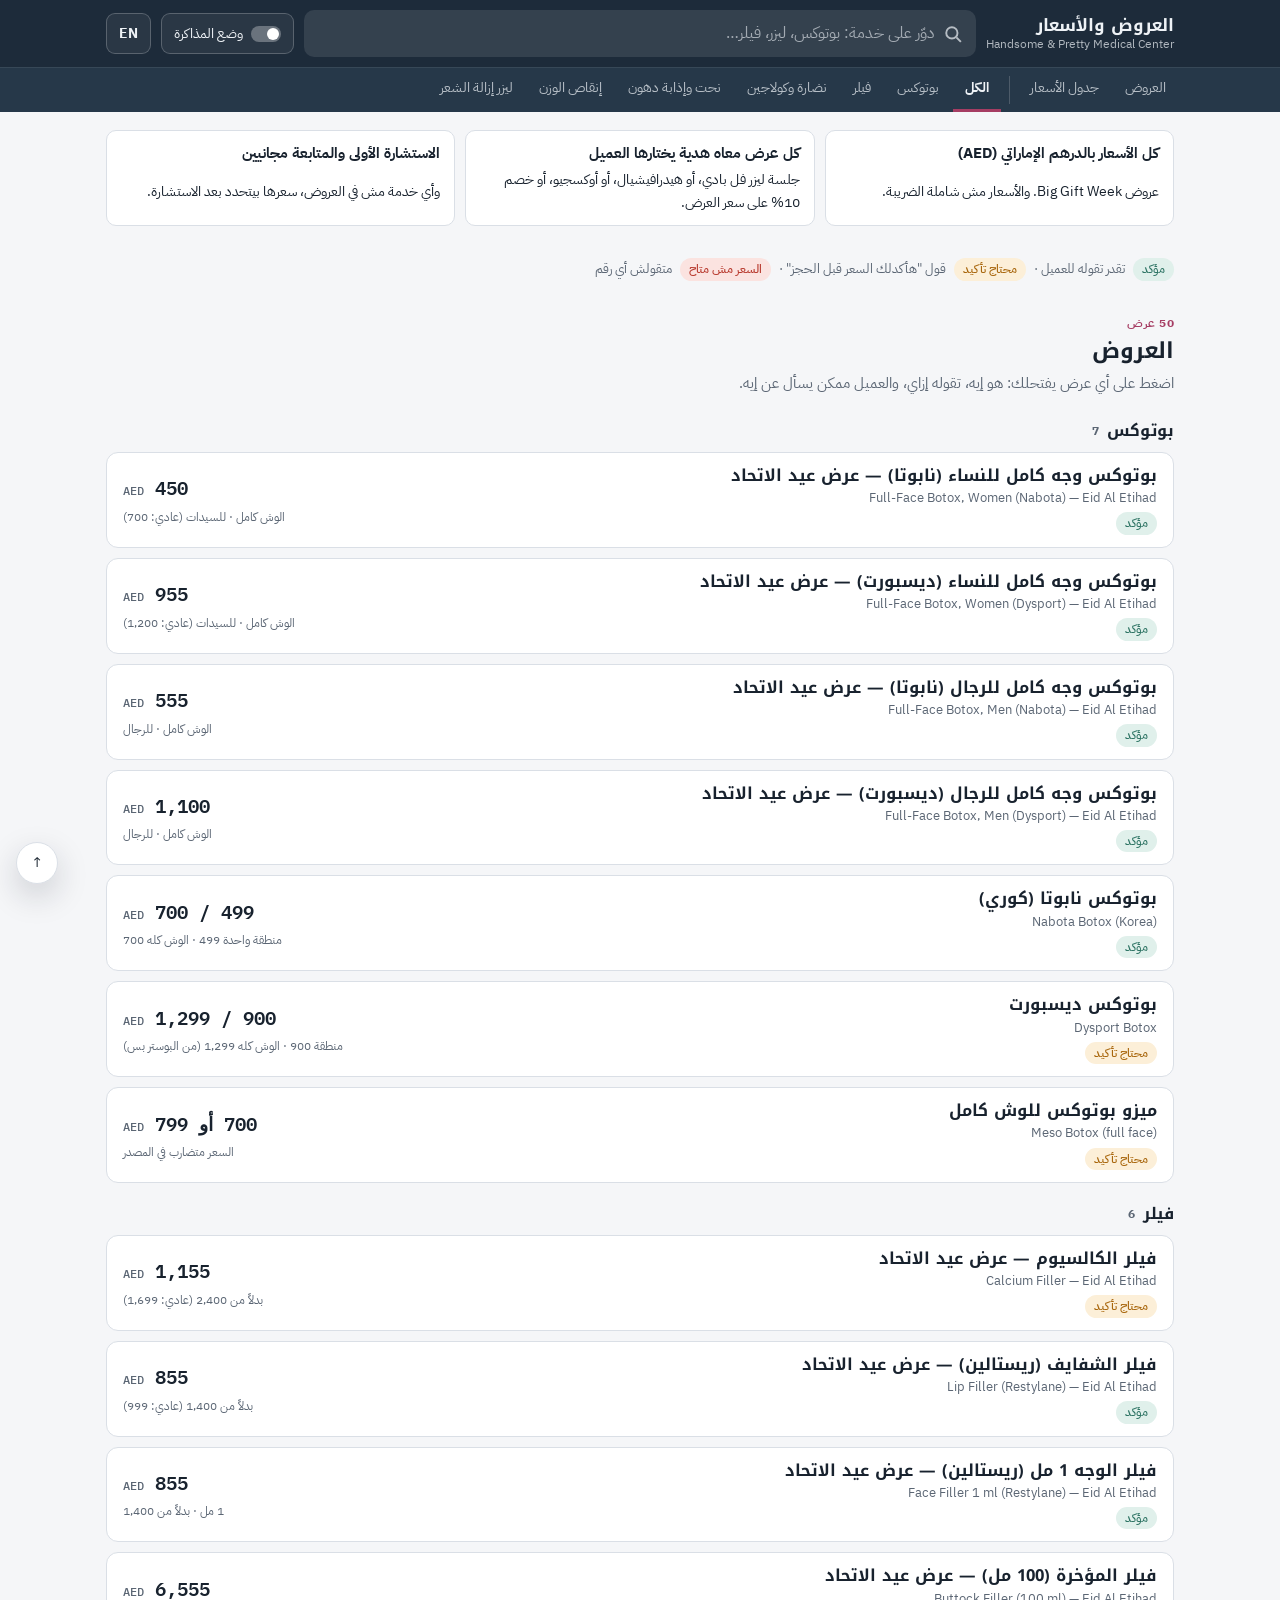
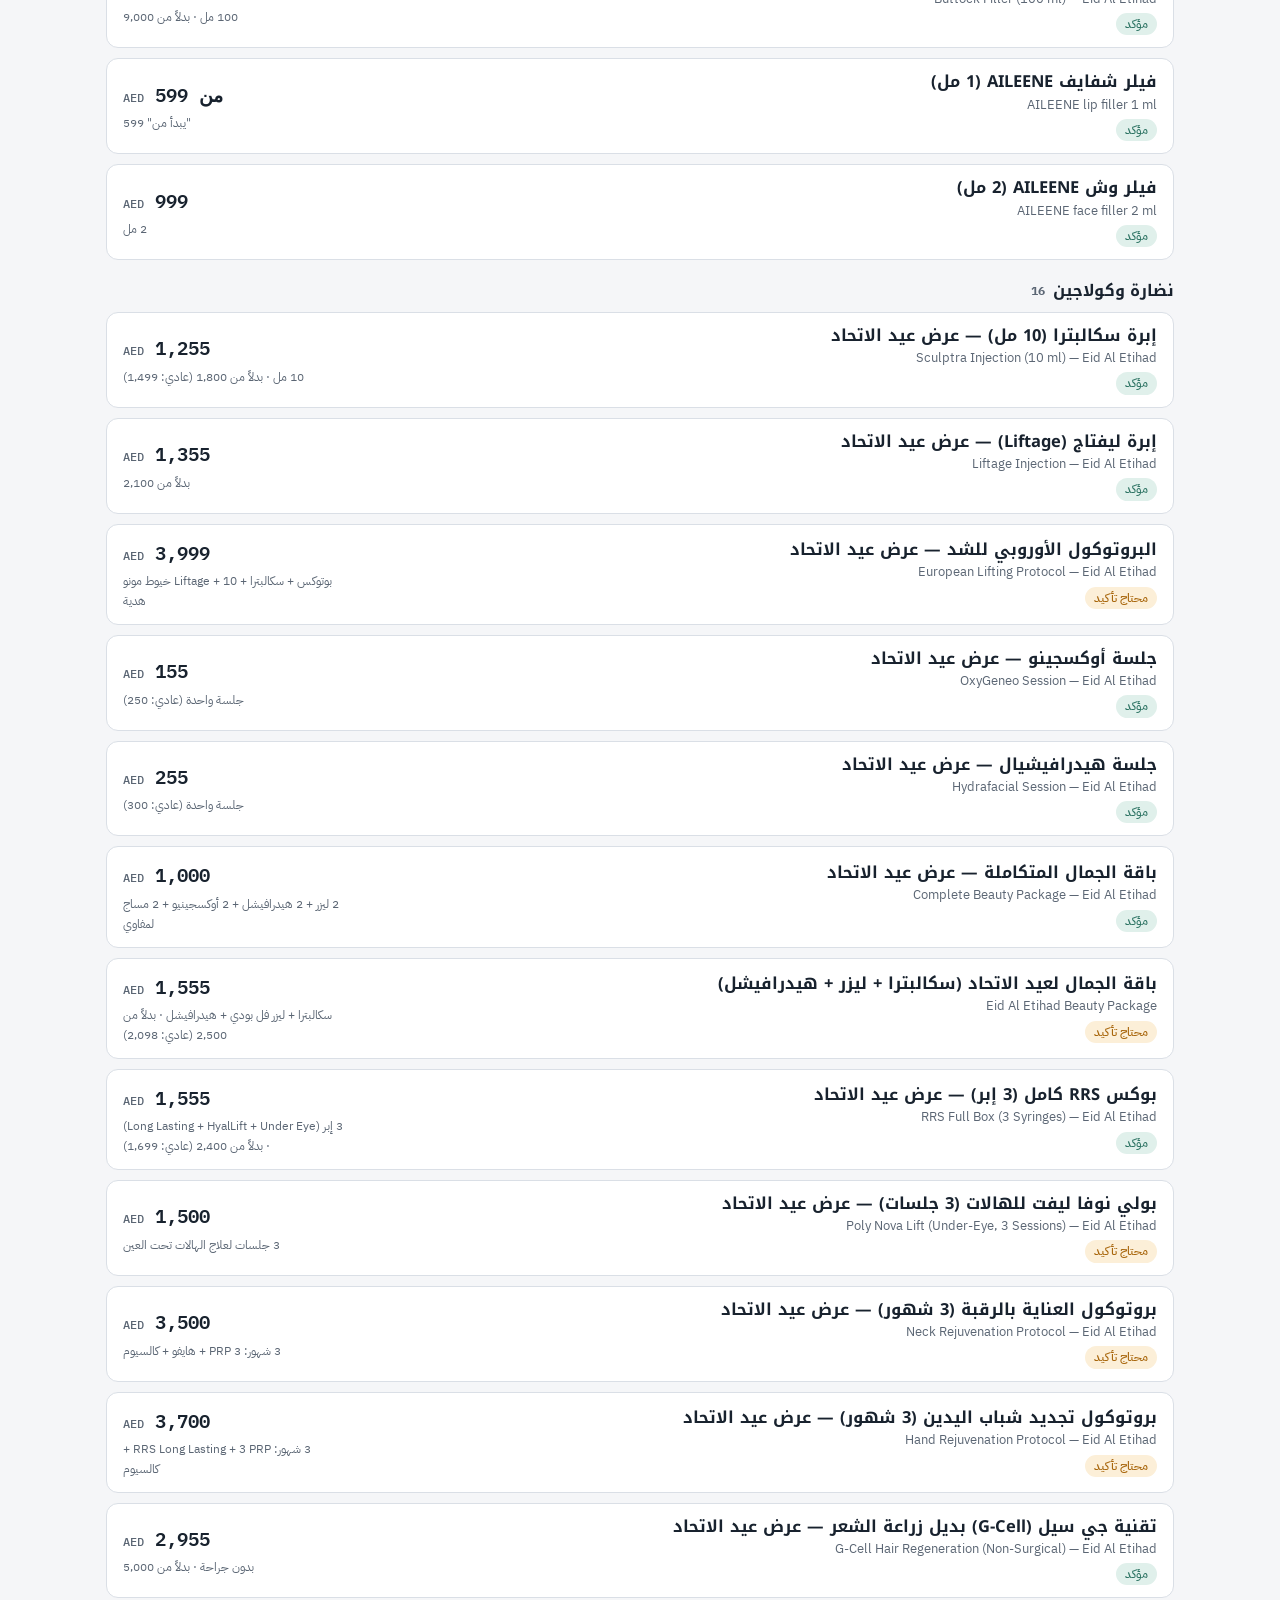
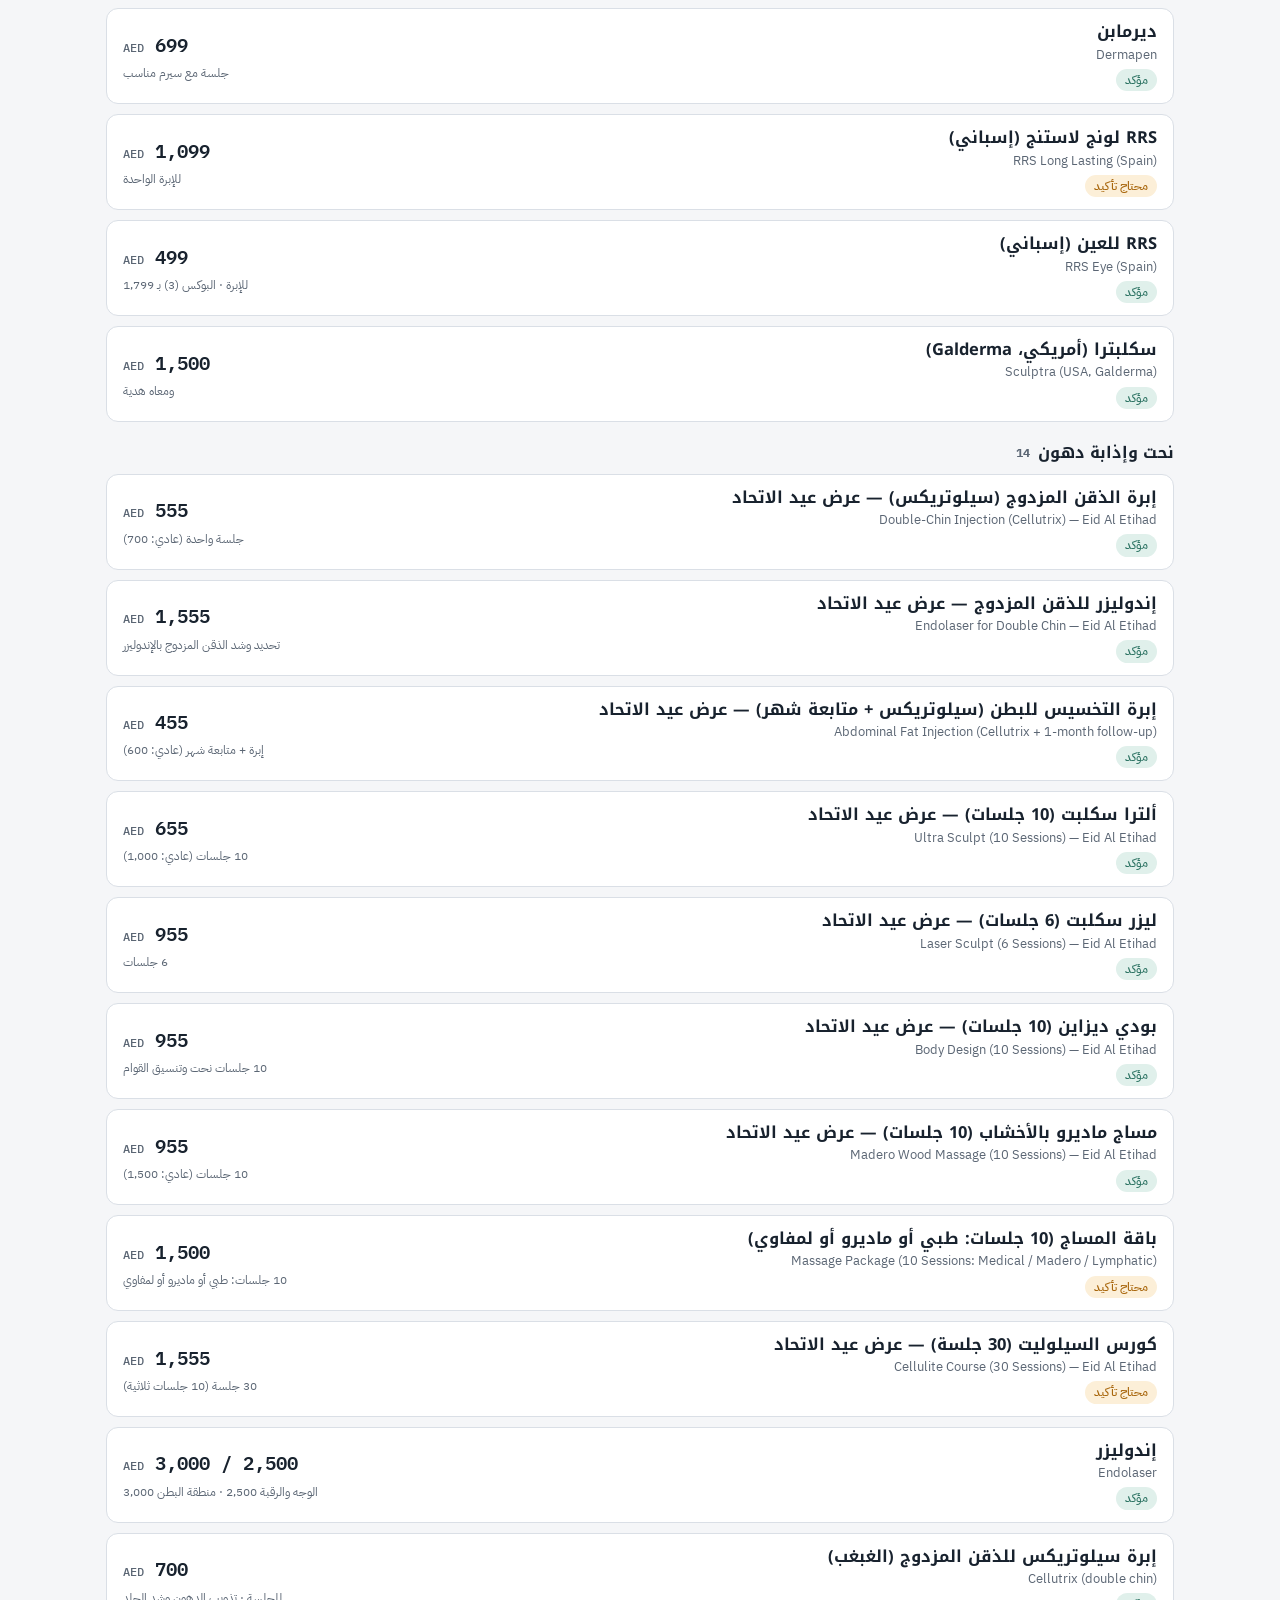
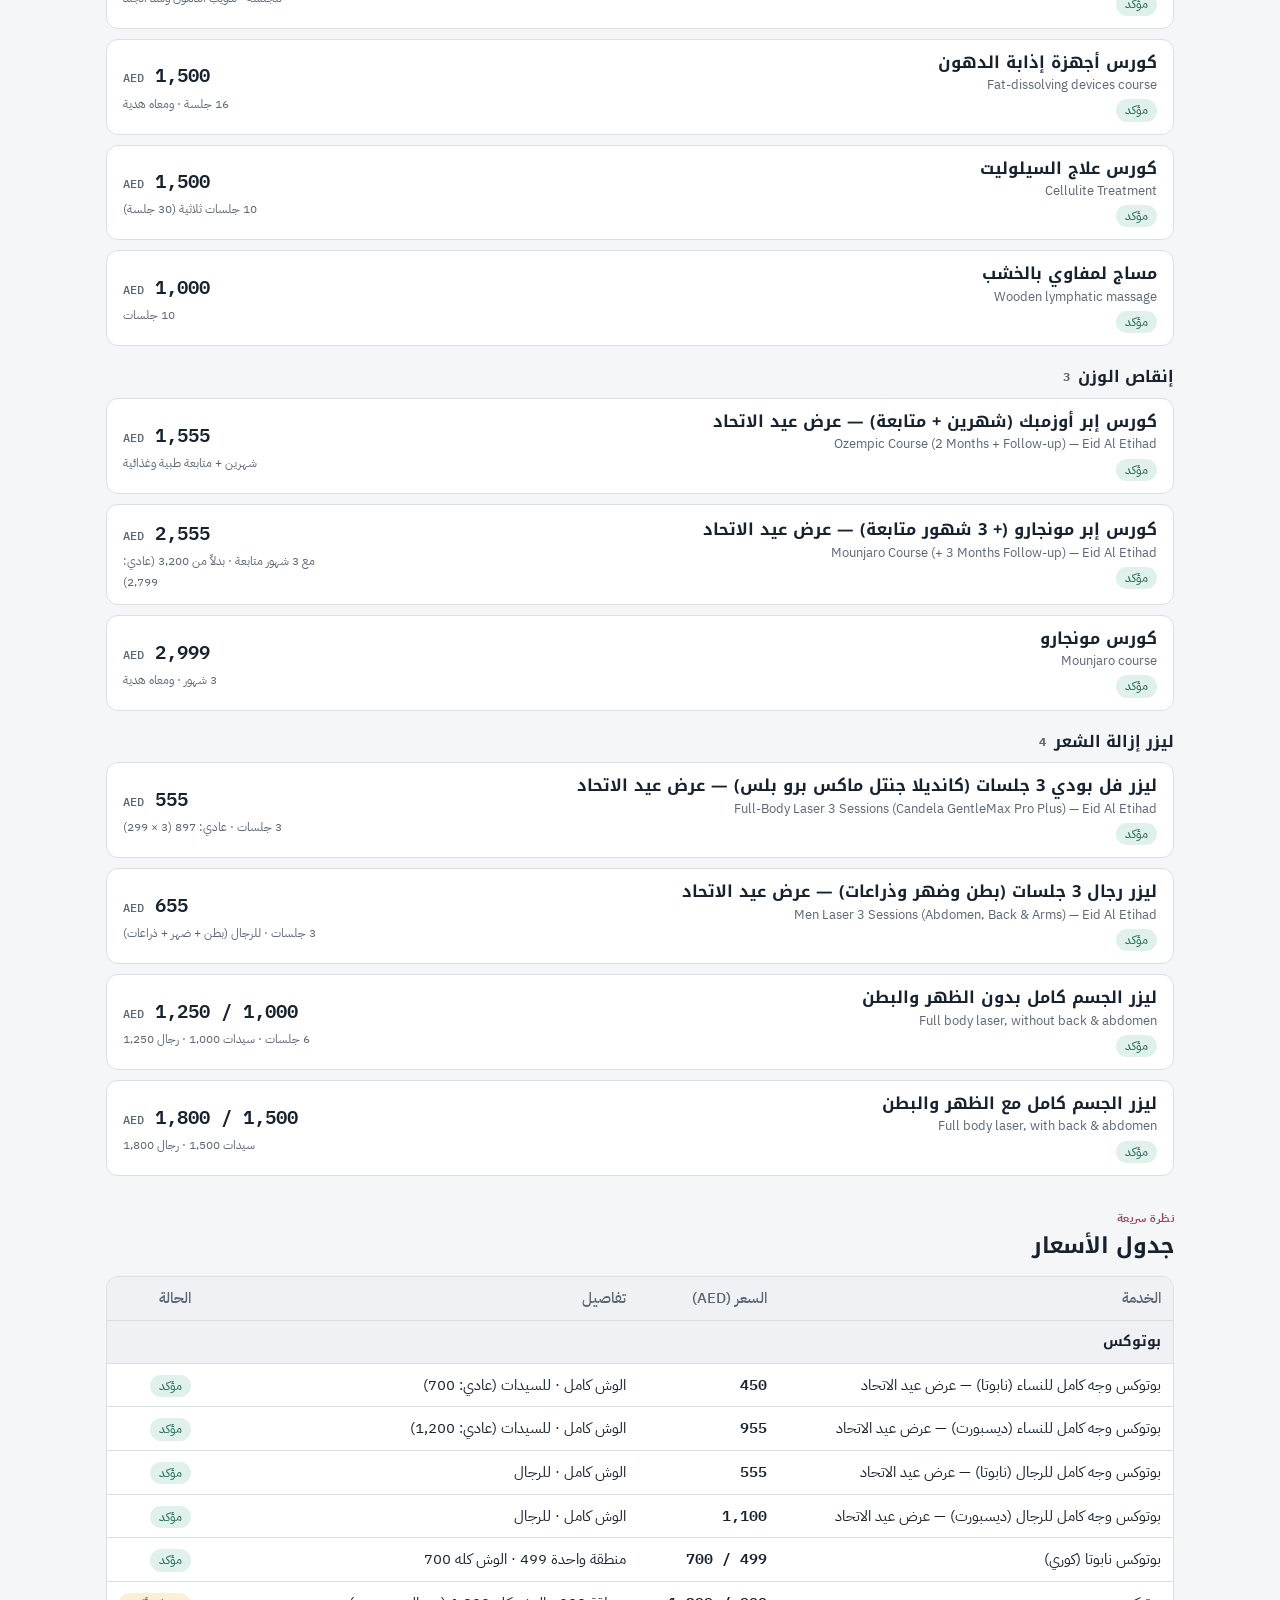
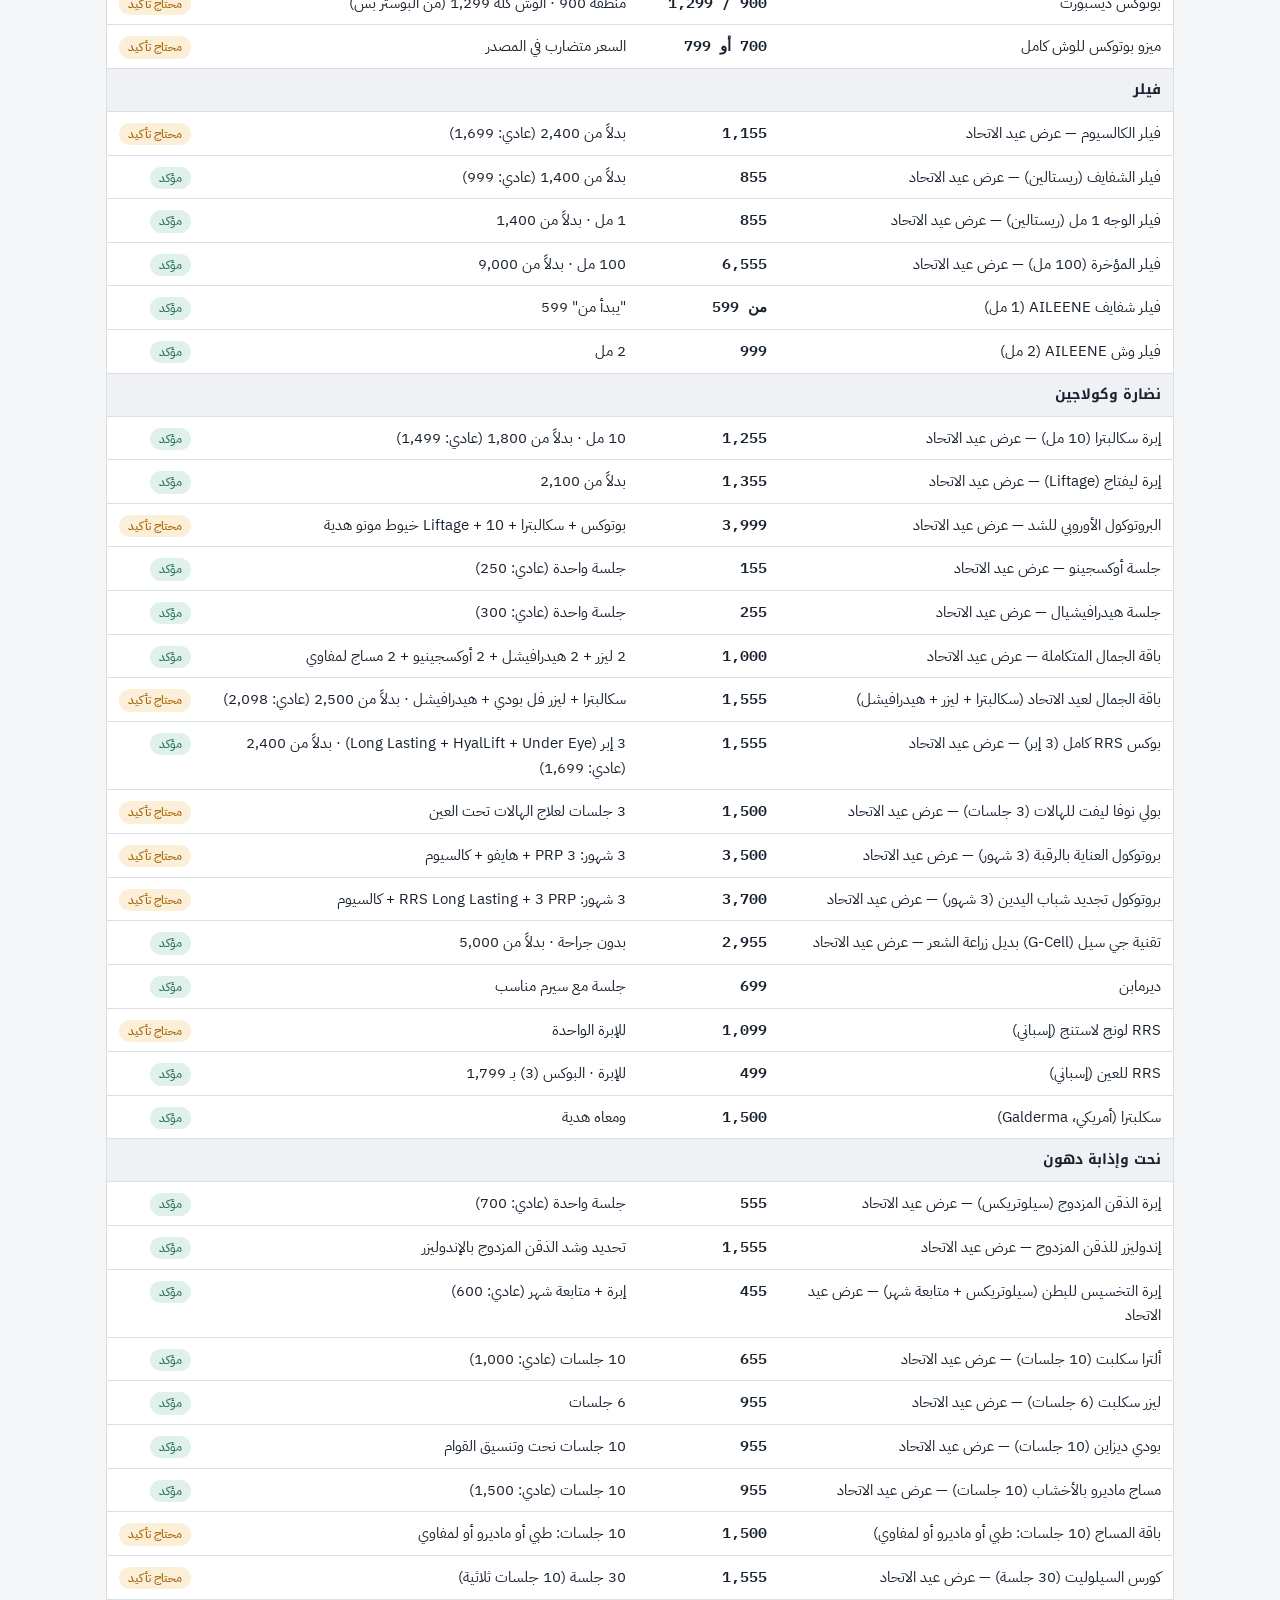
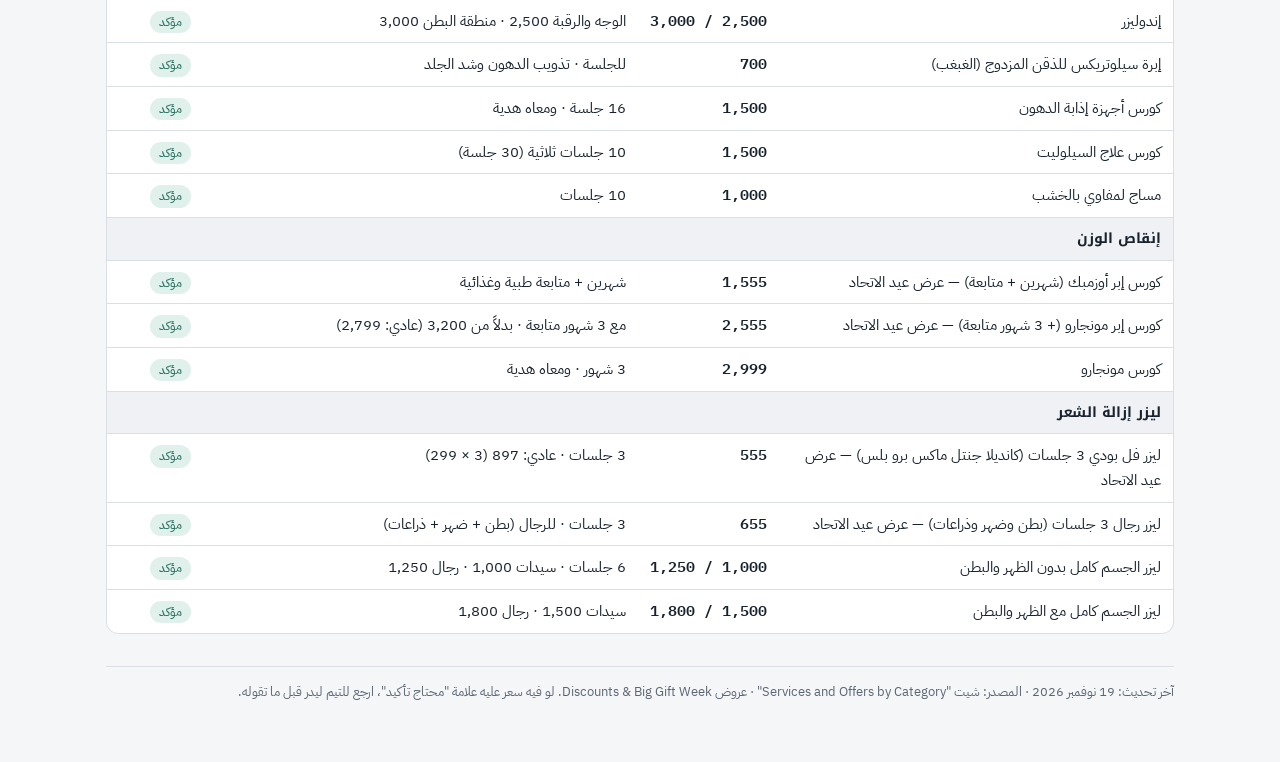
<file: offers.html>
<!doctype html><html lang="ar"><head><meta charset="utf-8"><meta name="viewport" content="width=device-width,initial-scale=1,viewport-fit=cover"><meta name="robots" content="noindex,nofollow"><style>body{margin:0}img{max-width:100%}[hidden]{display:none!important}</style></head><body>
<title>Handsome & Pretty Offers</title>
<link rel="preconnect" href="https://fonts.googleapis.com">
<link rel="stylesheet" href="https://fonts.googleapis.com/css2?family=Noto+Kufi+Arabic:wght@500;700&family=IBM+Plex+Sans+Arabic:wght@400;500;700&family=IBM+Plex+Mono:wght@500;600&display=swap">
<style>
:root{
  --bg:#F5F6F8; --paper:#FFFFFF; --soft:#EFF1F4; --ink:#18222E; --muted:#5B6674; --line:#DADFE6;
  --rose:#A63D63; --rose-soft:#F8E6ED; --sage:#2F7565; --sage-soft:#E0F0EB; --amber:#A8660C; --amber-soft:#FCEFD8; --red:#B83A2E; --red-soft:#FBE3E0;
  --head:#1D2B3A; --head2:#263849; --head-ink:#EEF2F6; --shadow:0 12px 32px rgba(20,30,45,.18); --hh:120px;
  --f:'IBM Plex Sans Arabic',system-ui,'Segoe UI',Tahoma,sans-serif; --d:'Noto Kufi Arabic','IBM Plex Sans Arabic',sans-serif; --m:'IBM Plex Mono',ui-monospace,Menlo,monospace;
}
@media (prefers-color-scheme: dark){:root:not([data-theme="light"]){color-scheme:dark;
  --bg:#10161D; --paper:#18212B; --soft:#1F2A36; --ink:#E6EBF0; --muted:#9AA6B3; --line:#2C3947;
  --rose:#E07BA0; --rose-soft:#3A2230; --sage:#5DC0A6; --sage-soft:#17332C; --amber:#E9AE52; --amber-soft:#3A2C15; --red:#EE7F73; --red-soft:#3C201D; --head:#0B1117; --head2:#141E28; --head-ink:#E6EBF0; --shadow:0 12px 32px rgba(0,0,0,.5)}}
:root[data-theme="dark"]{color-scheme:dark;
  --bg:#10161D; --paper:#18212B; --soft:#1F2A36; --ink:#E6EBF0; --muted:#9AA6B3; --line:#2C3947;
  --rose:#E07BA0; --rose-soft:#3A2230; --sage:#5DC0A6; --sage-soft:#17332C; --amber:#E9AE52; --amber-soft:#3A2C15; --red:#EE7F73; --red-soft:#3C201D; --head:#0B1117; --head2:#141E28; --head-ink:#E6EBF0; --shadow:0 12px 32px rgba(0,0,0,.5)}
*{box-sizing:border-box}
[hidden]{display:none!important}
body{background:var(--bg);color:var(--ink);font:15px/1.7 var(--f)}
button,input{font:inherit;color:inherit}
button{cursor:pointer}
:focus-visible{outline:3px solid var(--rose);outline-offset:2px}
.ltr{direction:ltr;unicode-bidi:isolate}
h1,h2,h3{font-family:var(--d);text-wrap:balance;line-height:1.35}

.top{background:var(--head);color:var(--head-ink);position:sticky;top:env(safe-area-inset-top,0px);z-index:30}
.bar{max-width:1100px;margin:0 auto;padding:10px 16px;display:grid;gap:10px;grid-template-columns:auto minmax(0,1fr) auto auto;align-items:center}
@media (max-width:700px){.bar{grid-template-columns:minmax(0,1fr) auto auto}.brand{display:none!important}}
.brand{display:grid;line-height:1.25}
.brand b{font-family:var(--d);font-size:17px}
.brand span{font-size:12px;opacity:.7}
.sbox{position:relative}
.sbox input{width:100%;border:0;border-radius:10px;padding:10px 42px 10px 14px;background:rgba(255,255,255,.1);color:var(--head-ink);font-size:16px}
[dir=ltr] .sbox input{padding:10px 14px 10px 42px}
.sbox input::placeholder{color:rgba(238,242,246,.6)}
.sbox svg{position:absolute;right:14px;top:50%;transform:translateY(-50%);opacity:.7}
.study{display:flex;align-items:center;gap:8px;border:1px solid rgba(255,255,255,.22);background:rgba(255,255,255,.06);color:var(--head-ink);border-radius:9px;padding:8px 12px;font-size:14px;white-space:nowrap}
.study.on{background:var(--amber);border-color:var(--amber);color:#241700}
.sw{width:30px;height:16px;border-radius:9px;background:rgba(255,255,255,.3);position:relative;display:inline-block;flex:none}
.sw::after{content:"";position:absolute;top:2px;right:2px;width:12px;height:12px;border-radius:50%;background:#fff;transition:right .15s}
.study.on .sw{background:rgba(0,0,0,.25)}.study.on .sw::after{right:16px}
@media (max-width:700px){.study .t{display:none}}
.tabs{background:var(--head2);border-top:1px solid rgba(255,255,255,.08)}
.tabs-in{max-width:1100px;margin:0 auto;display:flex;gap:2px;overflow-x:auto;scrollbar-width:none;padding-inline:12px}
.tabs-in::-webkit-scrollbar{display:none}
.tabs button{background:none;border:0;border-bottom:3px solid transparent;color:var(--head-ink);opacity:.72;padding:8px 12px 9px;white-space:nowrap;font-size:14px}
.tabs button:hover{opacity:1}
.tabs button.on{opacity:1;border-bottom-color:var(--rose);font-weight:700}
.tabs .sep{width:1px;background:rgba(255,255,255,.18);margin:8px 6px}

main{max-width:1100px;margin:0 auto;padding-block:18px 60px;padding-inline:16px;display:grid;gap:32px}
section{display:grid;gap:14px;scroll-margin-top:calc(var(--hh) + 14px)}
.sh{display:grid;gap:4px}
.sh h2{margin:0;font-size:22px}
.sh p{margin:0;color:var(--muted);max-width:75ch}
.eyebrow{font-size:12px;font-weight:700;letter-spacing:.04em;color:var(--rose)}
.notes{display:grid;gap:10px;grid-template-columns:repeat(auto-fit,minmax(220px,1fr))}
.note{background:var(--paper);border:1px solid var(--line);border-radius:10px;padding:10px 14px;font-size:14px;display:grid;gap:2px}
.note b{font-size:14.5px}
.legend{display:flex;gap:8px;flex-wrap:wrap;align-items:center;font-size:13px;color:var(--muted)}
.chip{display:inline-flex;align-items:center;padding:1px 9px;border-radius:12px;font-size:12px;font-weight:500;white-space:nowrap}
.c-ok{background:var(--sage-soft);color:var(--sage)}
.c-warn{background:var(--amber-soft);color:var(--amber)}
.c-no{background:var(--red-soft);color:var(--red)}
.c-cat{background:var(--soft);color:var(--muted)}
.studybar{background:var(--amber-soft);border-radius:10px;padding:10px 14px;display:flex;gap:10px;flex-wrap:wrap;align-items:center;font-size:14px}
.studybar b{font-family:var(--d)}
.sp{flex:1}
.btn{border:1px solid var(--line);background:var(--paper);border-radius:8px;padding:5px 12px;font-size:13.5px}

.offers{display:grid;gap:10px}
.cathead{font-family:var(--d);font-size:16px;margin:10px 0 0;display:flex;gap:8px;align-items:center}
.cathead .n{font-family:var(--m);font-size:12px;color:var(--muted)}
.offer{background:var(--paper);border:1px solid var(--line);border-radius:12px;overflow:hidden}
.ohead{display:grid;grid-template-columns:minmax(0,1fr) auto;gap:12px;padding:12px 16px;align-items:center;width:100%;background:none;border:0;text-align:start}
.ohead h3{margin:0;font-size:16.5px}
.ohead .en{display:block;font-size:12.5px;color:var(--muted);text-align:right}
.ohead .chips{display:flex;gap:6px;flex-wrap:wrap;margin-top:4px}
.price{text-align:end;display:grid;gap:2px;justify-items:end}
.price .v{font-family:var(--m);font-size:19px;font-weight:600;white-space:nowrap}
.price .v small{font-size:12px;color:var(--muted);font-weight:500}
.price .n{font-size:12px;color:var(--muted);max-width:220px}
.hidep{display:inline-block;border:1px dashed var(--amber);color:var(--amber);background:var(--amber-soft);border-radius:8px;padding:2px 10px;font-family:var(--f);font-size:13px;font-weight:500}
.obody{border-top:1px solid var(--line);padding:12px 16px;display:grid;gap:12px}
.two{display:grid;gap:12px;grid-template-columns:minmax(0,1fr) minmax(0,1fr)}
@media (max-width:700px){.two{grid-template-columns:1fr}}
.lbl{font-size:12px;font-weight:700;color:var(--muted)}
.say{background:var(--sage-soft);border-radius:10px;padding:10px 12px;display:grid;gap:4px}
.say p{margin:0;font-size:15.5px}
.qa{display:grid;gap:8px}
.qa div{display:grid;gap:2px}
.qa .q{font-weight:500}
.qa .q::before{content:"العميل: ";color:var(--muted);font-weight:400;font-size:13px}
.qa .a::before{content:"إنت: ";color:var(--sage);font-weight:700;font-size:13px}
.caution{background:var(--amber-soft);border-radius:10px;padding:10px 12px;font-size:14px}
.caution.no{background:var(--red-soft)}
.src{font-size:12px;color:var(--muted)}

.tw{overflow-x:auto;background:var(--paper);border:1px solid var(--line);border-radius:12px}
table{border-collapse:collapse;width:100%;font-size:14.5px}
th{background:var(--soft);color:var(--muted);font-weight:500;text-align:start;padding:9px 12px;white-space:nowrap;position:sticky;top:0}
td{padding:9px 12px;border-top:1px solid var(--line);vertical-align:top}
td.m{font-family:var(--m);white-space:nowrap;font-weight:600}
tr.grp td{background:var(--soft);font-family:var(--d);font-weight:700;font-size:14px}
.empty{padding:24px;text-align:center;color:var(--muted);background:var(--paper);border:1px dashed var(--line);border-radius:12px}
.foot{font-size:12.5px;color:var(--muted);border-top:1px solid var(--line);padding-top:14px}
.totop{position:fixed;left:16px;bottom:calc(16px + env(safe-area-inset-bottom,0px));z-index:33;width:42px;height:42px;border-radius:50%;border:1px solid var(--line);background:var(--paper);box-shadow:var(--shadow)}
</style>

<div dir="rtl" lang="ar">
<header class="top" id="top">
  <div class="bar">
    <div class="brand"><b>العروض والأسعار</b><span>Handsome &amp; Pretty Medical Center</span></div>
    <div class="sbox"><svg width="18" height="18" viewBox="0 0 16 16" aria-hidden="true"><circle cx="7" cy="7" r="5" fill="none" stroke="currentColor" stroke-width="1.7"/><path d="M11 11l4 4" stroke="currentColor" stroke-width="1.7"/></svg>
      <input id="q" type="search" autocomplete="off" placeholder="دوّر على خدمة: بوتوكس، ليزر، فيلر…" aria-label="دوّر على خدمة"></div>
    <button class="study" id="studyBtn" data-a="study" aria-pressed="false" title="خبّي الأسعار عشان تختبر نفسك"><span class="sw"></span><span class="t">وضع المذاكرة</span></button>
    <a class="study lang" id="langbtn" href="offers-en.html" hreflang="en" title="English version" style="text-decoration:none;font-weight:700">EN</a>
  </div>
  <nav class="tabs" aria-label="الأقسام"><div class="tabs-in" id="tabs"></div></nav>
</header>
<main id="main"></main>
<button class="totop" data-a="totop" aria-label="لفوق" title="لفوق">↑</button>
</div>

<script>
const UPDATED='19 نوفمبر 2026';
const CLINIC_AR='مركز هاندسم آند بريتي الطبي';
const SRC='شيت "Services and Offers by Category" · عروض Discounts & Big Gift Week';
const CATS={botox:'بوتوكس',filler:'فيلر',skin:'نضارة وكولاجين',body:'نحت وإذابة دهون',weight:'إنقاص الوزن',laser:'ليزر إزالة الشعر'};

/* status: ok = confirmed in offer sheet · warn = conflicting / partial · no = price not available */
const OFFERS=[
 {id:'nabota',cat:'botox',ar:'بوتوكس نابوتا (كوري)',en:'Nabota Botox (Korea)',price:'499 / 700',pn:'منطقة واحدة 499 · الوش كله 700',st:'ok',slide:17,
  what:'حقن بتريّح العضلات اللي بتعمل التجاعيد التعبيرية. نوع كوري جنوبي حاصل على اعتمادات جودة دولية، نقي، ونتيجته بتظهر بسرعة. اختيار اقتصادي بجودة ممتازة، ومناسب جداً للعملاء الجداد.',guide:'botox',who:'العميل بيسأل عن تجاعيد الجبهة أو حوالين العين أو بين الحواجب.',
  say:'عندنا عرض على بوتوكس نابوتا الكوري: المنطقة الواحدة بـ 499 درهم، والوش كله بـ 700، ومعاه هدية تختارها. الدكتور هيحدد المناطق المناسبة ليك في الاستشارة.',
  qa:[['وش الفرق بين نابوتا وديسبورت؟','الاتنين ممتازين ومعتمدين عالمياً. نابوتا مميز بنقائه وسعره المناسب، وديسبورت بينتشر على مساحة أوسع فبيناسب المناطق الكبيرة. والدكتور هيقيّم حركة عضلات وشك وينصحك بالأنسب.'],['كم يطول مفعوله؟','عادةً من 4 لـ 6 شهور، وبتختلف من شخص للتاني.'],['متى تبان النتيجة؟','بتبدأ تبان خلال 3 لـ 5 أيام، والنتيجة النهائية خلال أسبوعين.'],['يوجع؟','الألم بسيط جداً، زي وخزة نحلة خفيفة، وممكن يتحط مخدر موضعي.']],
  caution:'"الوش كله" بيشمل أنهي مناطق؟ مش مكتوب في الشيت. متحددش مناطق لحد ما التيم يأكد.'},
 {id:'dysport',cat:'botox',ar:'بوتوكس ديسبورت',en:'Dysport Botox',price:'900 / 1,299',pn:'منطقة 900 · الوش كله 1,299 (من البوستر بس)',st:'warn',slide:11,
  what:'بوتوكس بريطاني. جزيئاته أصغر وأخف، فبينتشر على مساحة أوسع، ومناسب للمناطق الكبيرة زي الجبهة العريضة. معروف إنه بيدي شكل طبيعي جداً.',guide:'botox',who:'العميل طالب ديسبورت بالاسم، أو عنده تجربة سابقة معاه.',
  say:'ديسبورت متاح: المنطقة بـ 900 والوش كله بـ 1,299 درهم، ومعاه هدية. خليني أحجزلك استشارة والدكتور يأكد المناسب ليك.',
  qa:[['ليش ديسبورت أغلى من نابوتا؟','دي أنواع مختلفة، وكل واحد ليه مميزاته. ديسبورت جزيئاته أصغر وبينتشر على مساحة أوسع، فبيناسب المناطق الكبيرة. الدكتور هيقيّم حركة عضلات وشك وينصحك بالأنسب.']],
  caution:'الأسعار دي مكتوبة على البوستر بس ومش في النص. أكّدها مع التيم قبل ما تعتمد عليها.'},
 {id:'meso',cat:'botox',ar:'ميزو بوتوكس للوش كامل',en:'Meso Botox (full face)',price:'700 أو 799',pn:'السعر متضارب في المصدر',st:'warn',slide:'1، 5',guide:'meso',
  what:'جرعات صغيرة جداً في طبقة الجلد السطحية لشد البشرة والنضارة، وبتخفي علامات التعب والإرهاق.',who:'العميل عايز نضارة وشد خفيف، مش علاج تجاعيد عميقة.',
  say:'الميزو بوتوكس بيدي شد ونضارة للبشرة وبيخفي علامات التعب. السعر هأكده لحضرتك في رسالة التأكيد، ومعاه هدية تختارها.',
  qa:[['هل هو نفس البوتوكس العادي؟','لا، ده بيتعمل بطريقة مختلفة وهدفه النضارة والشد الخفيف. الدكتور هيشرح الفرق.']],
  caution:'النص بيقول 700 والبوستر بيقول 799. متقولش سعر نهائي لحد ما يتأكد.'},
 {id:'lipfill',cat:'filler',ar:'فيلر شفايف AILEENE (1 مل)',en:'AILEENE lip filler 1 ml',price:'من 599',pn:'"يبدأ من" 599',st:'ok',slide:12,
  what:'فيلر هيالورونيك كوري بريميوم لتحديد شكل الشفايف وحجمها وعلاج جفافها.',who:'العميل عايز شفايف أوضح أو أملى.',
  say:'فيلر الشفايف AILEENE الكوري بيبدأ من 599 درهم للـ 1 مل، ومعاه هدية. الدكتورة هتحدد الكمية المناسبة لشكل الشفايف.',
  qa:[['يطلع طبيعي؟','الدكتورة بتصمم الشكل على حسب ملامحك، وهتوضحلك النتيجة المتوقعة في الاستشارة.'],['كم يدوم؟','المدة بتختلف من شخص للتاني، والدكتورة هتقولك المتوقع لحالتك.']],
  caution:'"يبدأ من" يعني السعر ممكن يزيد على حسب الكمية. قولها كده بالظبط.'},
 {id:'facefill',cat:'filler',ar:'فيلر وش AILEENE (2 مل)',en:'AILEENE face filler 2 ml',price:'999',pn:'2 مل',st:'ok',slide:13,
  what:'فيلر لنحت الخدود والفك (الجو لاين) وتحديد ملامح الوش.',who:'العميل بيسأل عن الخدود أو الفك أو "الوش الملكي".',
  say:'عرض فيلر الوش AILEENE، 2 مل بـ 999 درهم، لنحت الخدود والفك، ومعاه هدية تختارها.',
  qa:[['2 مل تكفي؟','ده بيعتمد على المنطقة والنتيجة اللي حضرتك عايزها، والدكتور هيحدد في الاستشارة.']],caution:''},
 {id:'dermapen',cat:'skin',ar:'ديرمابن',en:'Dermapen',price:'699',pn:'جلسة مع سيرم مناسب',st:'ok',slide:2,
  what:'وخز بإبر دقيقة جداً مع سيرم مناسب. بيساعد في آثار حب الشباب والمسام والتصبغات والخطوط الرفيعة.',who:'العميل بيشتكي من آثار حب شباب أو مسام واسعة أو بقع.',
  say:'الديرمابن مع السيرم المناسب بـ 699 درهم، وبيساعد في آثار الحبوب والمسام والتصبغات، ومعاه هدية.',
  qa:[['يوجع؟','الدكتور هيشرحلك الإحساس والتحضيرات قبل الجلسة.'],['كم جلسة أحتاج؟','عدد الجلسات بيتحدد بعد ما الدكتور يشوف البشرة.']],caution:''},
 {id:'rrs',cat:'skin',ar:'RRS لونج لاستنج (إسباني)',en:'RRS Long Lasting (Spain)',price:'1,099',pn:'للإبرة الواحدة',st:'warn',slide:14,
  what:'حقن هيالورونيك ومضادات أكسدة لشد البشرة ونضارتها.',who:'العميل عايز نضارة وترطيب عميق.',
  say:'RRS الإسباني بـ 1,099 درهم للإبرة، وبيدي البشرة شد ونضارة، ومعاه هدية.',
  qa:[['فيه باكج أو بوكس؟','فيه سعر للبوكس الكامل، هأكده لحضرتك قبل الحجز.']],caution:'سعر البوكس الكامل مذكور إنه موجود بس مش مكتوب. متخمنش رقم.'},
 {id:'rrseye',cat:'skin',ar:'RRS للعين (إسباني)',en:'RRS Eye (Spain)',price:'499',pn:'للإبرة · البوكس (3) بـ 1,799',st:'ok',slide:15,
  what:'حقن لتحت العين: الهالات السودا والانتفاخ والخطوط الرفيعة.',who:'العميل بيشتكي من الهالات أو شكل تعبان تحت العين.',
  say:'RRS للعين بـ 499 درهم للإبرة، والبوكس التلات إبر بـ 1,799، ومعاه هدية.',
  qa:[['الهالات بتروح نهائي؟','النتيجة بتختلف من شخص للتاني، والدكتور هيقيّم سبب الهالات ويقولك المتوقع.']],caution:''},
 {id:'sculptra',cat:'skin',ar:'سكلبترا (أمريكي، Galderma)',en:'Sculptra (USA, Galderma)',price:'1,500',pn:'ومعاه هدية',st:'ok',slide:16,
  what:'محفّز حيوي للكولاجين (مش فيلر عادي). بيحفّز الجلد يعمل كولاجين بنفسه بالتدريج، فيرجّع الامتلاء والشد والنضارة.',guide:'sculptra',who:'العميل بيشتكي من ترهل أو إن وشه فقد الامتلاء.',
  say:'سكلبترا الأصلي من Galderma بـ 1,500 درهم، ومعاه هدية تختارها حضرتك. بيحفّز الكولاجين عشان يرجّع الامتلاء ويقلل الترهل.',
  qa:[['صحيح النتيجة تدوم سنتين؟','ممكن تدوم لحد سنتين، بس المدة بتختلف من شخص للتاني، والدكتور هيوضحلك المتوقع لحالتك.'],['كم جلسة أحتاج؟','الدكتور هو اللي هيحدد اللي بشرتك محتاجاه في الاستشارة المجانية، والعرض الحالي على الحقنة بـ 1,500 ومعاه هدية.'],['ليش النتيجة ما تبان على طول؟','عشان السكلبترا بيحفّز البشرة تعمل الكولاجين بنفسها، والنتيجة بتظهر بالتدريج من أول شهر لتالت شهر، وده اللي بيخليها طبيعية.']],
  caution:'الشيت بيقول النتايج بتدوم أكتر من سنتين. متقولهاش كوعد. قول "المدة بتختلف والدكتور هيوضح".'},
 {id:'endolaser',cat:'body',guide:'endolaser',ar:'إندوليزر',en:'Endolaser',price:'2,500 / 3,000',pn:'الوجه والرقبة 2,500 · منطقة البطن 3,000',st:'ok',slide:3,
  what:'تقنية متطورة (ليزر بطولين موجيين) لشد الجلد وتحسين مظهر الترهلات، من غير جراحة. للوجه والرقبة ومنطقة البطن (ومناطق تانية حسب تقييم الدكتور).',who:'العميل بيسأل عن شد الترهلات أو دهون موضعية في الوجه والرقبة أو البطن.',
  say:'عندنا عرض على الإندوليزر لشد الجلد وتحسين مظهر الترهلات من غير جراحة: الوجه والرقبة بـ 2,500 درهم، ومنطقة البطن بـ 3,000 درهم، ومعاه هدية تختاريها.',
  qa:[['يغنيني عن العملية؟','الدكتور هو اللي يقيّم حالتك ويقولك الإندوليزر مناسب ليك ولا لأ.']],
  caution:'الشيت بيقول "بديل للجراحة". متقولهاش للعميل، ده ادعاء طبي. قول "من غير جراحة".'},
 {id:'silutrix',cat:'body',ar:'إبرة سيلوتريكس للذقن المزدوج (الغبغب)',en:'Cellutrix (double chin)',price:'700',pn:'للجلسة · تذويب الدهون وشد الجلد',st:'ok',slide:'4، 5',
  what:'إبرة تذويب الدهون وشد الجلد لمنطقة الذقن المزدوج (الغبغب) — RRS HA Cellutrix.',who:'العميل بيشتكي من الغبغب أو الذقن المزدوج، يعني الدهون اللي تحت الدقن. العميل الخليجي غالباً هيقولها "دبل تشن" (Double chin).',
  say:'إبرة سيلوتريكس للذقن المزدوج (الغبغب) لتذويب الدهون وشد الجلد بـ 700 درهم للجلسة، ومعاها هدية تختاريها.',
  qa:[['كم إبرة أو جلسة أحتاج؟','الدكتور هيحدد العدد المناسب بعد ما يشوف المنطقة في الاستشارة المجانية.']],caution:''},
 {id:'fatcourse',cat:'body',ar:'كورس أجهزة إذابة الدهون',en:'Fat-dissolving devices course',price:'1,500',pn:'16 جلسة · ومعاه هدية',st:'ok',slide:8,
  what:'16 جلسة أجهزة، ومعاها متابعة دايت وتشيك أب أسبوعي لمدة شهرين.',who:'العميل عايز يخس وينحت جسمه بالأجهزة.',
  say:'كورس إذابة الدهون بـ 1,500 درهم، ومعاه هدية تختارها: 16 جلسة أجهزة، ومتابعة دايت أسبوعية لمدة شهرين. والأحسن نحجزلك استشارة مجانية والدكتور يحدد البرنامج المناسب ليك.',
  qa:[['كم كيلو راح أنزل؟','النتيجة بتختلف من شخص للتاني وبتعتمد على الالتزام بالدايت، والدكتور هيحدد هدف مناسب ليك.']],
  caution:'البوستر مكتوب عليه "10 لـ 15 كيلو"، ودي متتقالش كوعد أبداً. قول "النتيجة بتختلف من شخص للتاني".'},
 {id:'cellulite',cat:'body',ar:'كورس علاج السيلوليت',en:'Cellulite Treatment',price:'1,500',pn:'10 جلسات ثلاثية (30 جلسة)',st:'ok',slide:9,
  what:'10 جلسات ثلاثية (يعني 30 جلسة). كل جلسة ثلاثية في نفس الوقت: جهاز Ultrascalpt (ألتراسكالبت) بيفتّت الدهون وينشّط العضلات، وراديو فريكونسي بيذيب الكتل الدهنية وينشّط الكولاجين ويشد البشرة، ومساج لمفاوي بيساعد في تصريف الدهون والسوايل وينشّط الدورة الدموية.',who:'العميل بيشتكي من السيلوليت وعايز بشرة أكتر نعومة.',
  say:'كورس علاج السيلوليت 10 جلسات ثلاثية (يعني 30 جلسة) بـ 1,500 درهم، ومعاه هدية تختاريها. كل جلسة ثلاثية: جهاز ألتراسكالبت لتفتيت الدهون وتنشيط العضلات، وراديو فريكونسي لإذابة الكتل الدهنية وشد البشرة، ومساج لمفاوي لتصريف السوايل وتنشيط الدورة الدموية.',
  qa:[['السيلوليت يروح نهائي؟','الأجهزة دي بتحسّن مظهر السيلوليت وتنعّم البشرة، والدكتور هيقولك النتيجة المتوقعة لحالتك.'],['وش يصير في الجلسة؟','كل جلسة فيها 3 تقنيات مع بعض (جلسة ثلاثية): جهاز ألتراسكالبت، وراديو فريكونسي، ومساج لمفاوي. الكورس 10 جلسات ثلاثية يعني 30 جلسة.']],
  caution:'الكلاينت بيوصف الجلسة إنها "الأولى من نوعها في الشرق الأوسط" و"مفعولها خرافي". متقولش الجملتين دول للعميل، لأن الأولى ادعاء محتاج إثبات والتانية وعد بنتيجة. قول "جلسة ثلاثية"، والنتيجة بتختلف من شخص للتاني.'},
 {id:'lymph',cat:'body',ar:'مساج لمفاوي بالخشب',en:'Wooden lymphatic massage',price:'1,000',pn:'10 جلسات',st:'ok',slide:6,
  what:'مساج بأدوات خشب لتنشيط الدورة الدموية وتقليل السيلوليت واحتباس السوائل.',who:'العميل بيشتكي من احتباس سوائل أو تورّم أو سيلوليت.',
  say:'المساج اللمفاوي بالخشب 10 جلسات بـ 1,000 درهم، بيساعد في الدورة الدموية والسيلوليت واحتباس السوائل، ومعاه هدية.',qa:[],caution:''},
 {id:'mounjaro',cat:'weight',ar:'كورس مونجارو',en:'Mounjaro course',price:'2,999',pn:'3 شهور · ومعاه هدية',st:'ok',slide:7,
  what:'قلم مونجارو يكفي 3 شهور، ومعاه متابعة غذائية وطبية كل أسبوع لمدة 3 شهور مع فحص أسبوعي، و10 جلسات بأجهزة تفتيت الدهون من غير جراحة.',who:'العميل بيسأل عن إبر التخسيس أو مونجارو بالاسم.',
  say:'كورس مونجارو بـ 2,999 درهم، ومعاه هدية تختارها: قلم يكفي 3 شهور، ومتابعة غذائية وطبية وفحص كل أسبوع لمدة 3 شهور، و10 جلسات تفتيت دهون من غير جراحة. الأول لازم استشارة مع الدكتور يقيّم حالتك ويقرر إذا كان مناسب ليك، وأحجزلك الاستشارة دي مجاناً.',
  qa:[['أقدر آخذ القلم من غير ما أشوف دكتور؟','لا، ده علاج لازم الدكتور يقيّم حالتك الأول ويقرر إذا كان مناسب ليك.'],['عندي سكر، ينفع؟','ده سؤال طبي مهم، والدكتور هو اللي يجاوبك بعد ما يشوف حالتك.'],['كم راح أنزل؟','النتيجة بتختلف من شخص للتاني، والدكتور هيحدد خطة وهدف مناسب ليك.']],
  caution:'مونجارو دوا بروشتة. متقولش إنه مناسب لحد، ومتجاوبش على أي سؤال عن الجرعات أو الأمراض أو الأعراض الجانبية. الكلاينت بيقول إن متوسط النزول من 10 لـ 25 كيلو، وإنه بيسد الشهية ومن غير تعب أو حرمان. متقولش أي رقم كيلوهات ولا أي كلام عن تأثير الدوا للعميل، لأن ده وعد بنتيجة وكلام طبي. قول "النتيجة بتختلف من شخص للتاني، والدكتور هيحدد خطة وهدف مناسب ليك".'},
 {id:'laser1',cat:'laser',guide:'laser',ar:'ليزر الجسم كامل بدون الظهر والبطن',en:'Full body laser, without back & abdomen',price:'1,000 / 1,250',pn:'6 جلسات · سيدات 1,000 · رجال 1,250',st:'ok',slide:10,
  what:'جهاز Candela GentleMax Pro Plus، باكدج 6 جلسات للجسم كله ماعدا الظهر والبطن.',who:'العميل عايز باكدج ليزر كامل.',
  say:'باكدج ليزر الجسم كامل بجهاز Candela GentleMax Pro Plus، 6 جلسات: للسيدات 1,000 درهم وللرجال 1,250، من غير الظهر والبطن. ولو عايز الظهر والبطن كمان فيه باكدج تاني. ومعاه هدية.',
  qa:[['كم جلسة أحتاج؟','عادةً من 6 لـ 8 جلسات لأغلب الحالات، وبين كل جلسة والتانية من 4 لـ 6 أسابيع. الدكتور هيقيّم حالتك.'],['يشيل الشعر الخفيف؟','أيوه، الجهاز بيشيل الشعر الوبري (الخفيف) كمان.'],['المواعيد دايماً فل، ألاقي موعد؟','الإقبال كان كبير الفترة اللي فاتت، فزودنا عدد الأجهزة والمواعيد بقت متاحة أكتر. خليني أشوفلك ميعاد دلوقتي.'],['الجهاز مناسب للبشرة السمرا؟','الدكتور هيقيّم نوع بشرتك وشعرك قبل ما تبدأ.'],['6 جلسات تكفي؟','عدد الجلسات بيختلف من شخص للتاني، والدكتور هيوضحلك.']],caution:''},
 {id:'laser2',cat:'laser',guide:'laser',ar:'ليزر الجسم كامل مع الظهر والبطن',en:'Full body laser, with back & abdomen',price:'1,500 / 1,800',pn:'سيدات 1,500 · رجال 1,800',st:'ok',slide:10,
  what:'نفس الباكدج بس شامل الظهر والبطن.',who:'العميل عايز الجسم كله من غير استثناء.',
  say:'الجسم كامل مع الظهر والبطن: للسيدات 1,500 درهم وللرجال 1,800، ومعاه هدية تختارها.',qa:[],
  caution:'الشيت مش مكتوب فيه عدد الجلسات للباكدج ده. غالباً 6 زي اللي قبله، بس أكّد مع التيم. وأغلب الحالات بتحتاج من 6 لـ 8 جلسات.'}
];

/* Regular prices (not offers): no gift, VAT not included */
const REGULAR=[
 {id:'beard',ar:'ليزر اللحية',pn:'3 جلسات',price:'300',src:'الكلاينت، 5 أكتوبر',laser:true},
 {id:'underarm',ar:'ليزر تحت الإبط (أندر آرم)',pn:'4 جلسات',price:'300',src:'الكلاينت، 5 أكتوبر',laser:true},
 {id:'kysse',ar:'ريستالين كايس للشفايف',pn:'',price:'1,100',src:'الكلاينت، 5 أكتوبر'}
];

const LANG='ar';
/* ===== Editable from Google Sheets =====
   Leaders / QA / Training edit one Google Sheet; the guide and the offers page read it on every load.
   Each tab is published (File → Share → Publish to web → CSV) and its link goes here. Empty = built-in data. */
const SHEET_ID='11iBUzUHrWENOZsSaiF-MUDwf1HfjdXkydhdeeJr2WUc';
const gviz=name=>'https://docs.google.com/spreadsheets/d/'+SHEET_ID+'/gviz/tq?tqx=out:csv&sheet='+encodeURIComponent(name);
const SHEETS={doctors:gviz('الدكاترة'),exceptions:gviz('الاستثناءات'),updates:gviz('التحديثات'),offers:gviz('العروض'),regular:gviz('أسعار عادية')};
function parseCSV(t){ const rows=[]; let r=[],f='',q=false; for(let i=0;i<t.length;i++){ const c=t[i];
  if(q){ if(c==='"'){ if(t[i+1]==='"'){f+='"';i++;} else q=false; } else f+=c; }
  else if(c==='"') q=true; else if(c===','){ r.push(f); f=''; } else if(c==='\n'||c==='\r'){ if(c==='\r'&&t[i+1]==='\n') i++; r.push(f); rows.push(r); r=[]; f=''; } else f+=c; }
  if(f!==''||r.length){ r.push(f); rows.push(r); } return rows.map(x=>x.map(y=>y.trim())); }
function parseHour(v){ v=String(v||'').trim().toLowerCase().replace(/[٠-٩]/g,d=>'٠١٢٣٤٥٦٧٨٩'.indexOf(d)); if(!v) return null;
  const m=v.match(/(\d{1,2})(?:[:.](\d{2}))?(?::\d{2})?\s*(am|pm|ص|م|الصبح|صباحا|صباحاً|الضهر|ظهرا|ظهراً|العصر|عصرا|المغرب|بالليل|مساء|مساءا|مساءً)?/); if(!m) return null;
  let h=+m[1]; const mm=m[2]?+m[2]/60:0; const ap=m[3]||''; if(/pm|م|الضهر|ظهر|العصر|عصر|المغرب|بالليل|مساء/.test(ap)&&h<12) h+=12; if(/am|ص|الصبح|صباح/.test(ap)&&h===12) h=0; return h+mm; }
function parseDate(v){ v=String(v||'').trim().replace(/[٠-٩]/g,d=>'٠١٢٣٤٥٦٧٨٩'.indexOf(d)); let m=v.match(/^(\d{4})-(\d{1,2})-(\d{1,2})/); if(m) return m[1]+'-'+m[2].padStart(2,'0')+'-'+m[3].padStart(2,'0');
  m=v.match(/^(\d{1,2})[\/.-](\d{1,2})[\/.-](\d{2,4})/); if(m){ const y=m[3].length===2?'20'+m[3]:m[3]; return y+'-'+m[2].padStart(2,'0')+'-'+m[1].padStart(2,'0'); } return ''; }
const yes=v=>/^(✓|✔|x|نعم|اه|ايوه|أيوه|yes|y|1|true|موجود|موجوده|موجودة)$/i.test(String(v||'').trim());
function sheetJsonp(u){ return new Promise((ok,bad)=>{ const cb='__gv'+Math.random().toString(36).slice(2); const sc=document.createElement('script');
  const t=setTimeout(()=>{ cleanup(); bad(new Error('timeout')); },15000); function cleanup(){ clearTimeout(t); delete window[cb]; sc.remove(); }
  window[cb]=res=>{ cleanup(); try{ const tb=res.table; const rows=[tb.cols.map(c=>String(c.label||''))]; tb.rows.forEach(r=>rows.push((r.c||[]).map(c=>c==null?'':String(c.f!=null?c.f:(c.v==null?'':c.v)).trim()))); ok(rows); }catch(e){ bad(e); } };
  sc.onerror=()=>{ cleanup(); bad(new Error('jsonp')); }; sc.src=u.replace('tqx=out:csv','tqx=out:json;responseHandler:'+cb)+'&t='+Date.now(); document.head.appendChild(sc); }); }
const sheetGet=async u=>{ if(!u) return null;
  try{ const r=await fetch(u+(u.includes('?')?'&':'?')+'t='+Date.now(),{cache:'no-store'}); if(!r.ok) throw new Error(r.status); return parseCSV(await r.text()); }
  catch(e){ if(/gviz\/tq/.test(u)) return sheetJsonp(u); throw e; } };
function stOf(v){ v=String(v||'').trim(); if(!v) return ''; if(/مش متاح|غير متاح|not avail|^no$/i.test(v)) return 'no'; if(/تأكيد|تاكيد|verify|confirm(ation)? needed|needs/i.test(v)) return 'warn'; if(/مؤكد|confirmed|^ok$/i.test(v)) return 'ok'; return ''; }
function catOf(v){ v=String(v||'').trim(); if(!v) return ''; const k=Object.keys(CATS).find(k=>k===v.toLowerCase()||CATS[k]===v); if(k) return k;
  if(/بوتوكس|botox/i.test(v)) return 'botox'; if(/فيلر|filler/i.test(v)) return 'filler'; if(/نضار|كولاجين|skin|glow/i.test(v)) return 'skin'; if(/ليزر|laser/i.test(v)) return 'laser'; if(/وزن|تخسيس|weight/i.test(v)) return 'weight'; if(/نحت|دهون|body|fat/i.test(v)) return 'body'; return 'body'; }
/* Offers tab columns: A id | B name AR | C name EN | D category | E price | F price details AR | G price details EN | H status |
   I say AR | J say EN | K what AR | L what EN | M agent note AR | N agent note EN | O calculator AR "label=price; ..." | P calculator labels EN "label; ..." | Q hidden */
function applyOfferRows(rows){ const en=LANG==='en'; const pick=(a,b)=>(en&&b)?b:a;
  rows.slice(1).filter(r=>r[0]).forEach(r=>{ const id=r[0].trim(); let o=OFFERS.find(x=>x.id===id);
    if(/^(نعم|yes|y|✓|1|true|مخفي|hide)$/i.test((r[16]||'').trim())){ if(o) OFFERS.splice(OFFERS.indexOf(o),1); return; }
    if(!o){ o={id,cat:'body',ar:'',en:'',price:'—',pn:'',st:'warn',slide:'',what:'',who:'',say:'',qa:[],caution:''}; OFFERS.push(o); }
    const set=(k,v)=>{ if(v!=null&&String(v).trim()!=='') o[k]=String(v).trim(); };
    set('ar',pick(r[1],r[2])); set('en',r[2]); const c=catOf(r[3]); if(c) o.cat=c; set('price',r[4]); set('pn',pick(r[5],r[6])); const st=stOf(r[7]); if(st) o.st=st;
    set('say',pick(r[8],r[9])); set('what',pick(r[10],r[11])); set('caution',pick(r[12],r[13]));
    if((r[14]||'').trim()&&typeof VARIANTS!=='undefined'){ const labs=(r[15]||'').split(/[;؛]/).map(x=>x.trim());
      const old=VARIANTS.filter(v=>v.o===id); const lab=v=>{ const i=v.t.indexOf(': '); return i>=0?v.t.slice(i+2):v.t; };
      const parts=r[14].split(/[;؛]/).map(x=>x.trim()).filter(Boolean).map(x=>{ const m=x.split('='); return {l:m[0].trim(),p:parseFloat(String(m[1]||'').replace(/[^\d.]/g,''))}; }).filter(x=>x.p>0);
      const same=parts.length===old.length&&parts.every((x,i)=>x.p===old[i].p);
      if(parts.length&&!same){ const vs=parts.map((x,i)=>{ const L=(en&&labs[i])?labs[i]:x.l; const base=old[i]||{id:id+'_s'+i,o:id};
          return {...base,p:x.p,t:(old[i]&&lab(old[i])===(en&&labs[i]?labs[i]:x.l))?old[i].t:((o.ar||'').includes(L)?o.ar:(o.ar||id)+': '+L)}; });
        const at=VARIANTS.indexOf(old[0]); for(let i=VARIANTS.length-1;i>=0;i--) if(VARIANTS[i].o===id) VARIANTS.splice(i,1); VARIANTS.splice(at>=0?at:VARIANTS.length,0,...vs); } }
  }); }
/* Regular prices tab: A service AR | B service EN | C price | D details AR | E details EN | F hidden */
function applyRegularRows(rows){ const en=LANG==='en'; const list=rows.slice(1).filter(r=>(r[0]||r[1])&&!/^(نعم|yes|✓|مخفي|hide)$/i.test((r[5]||'').trim()))
    .map((r,i)=>({id:'r'+i,ar:(en&&r[1])?r[1]:r[0],price:r[2]||'—',pn:(en&&r[4])?r[4]:(r[3]||''),src:'Google Sheet'}));
  if(list.length){ REGULAR.length=0; REGULAR.push(...list); } }
async function loadOfferSheets(){ if(!SHEETS.offers&&!SHEETS.regular) return false;
  try{ const [of,rg]=await Promise.all([sheetGet(SHEETS.offers),sheetGet(SHEETS.regular)]); if(of) applyOfferRows(of); if(rg) applyRegularRows(rg); return true; }
  catch(e){ console.warn('offer sheet failed',e); return false; } }



const $=id=>document.getElementById(id);
const esc=s=>String(s==null?'':s).replace(/[&<>"']/g,c=>({'&':'&amp;','<':'&lt;','>':'&gt;','"':'&quot;',"'":'&#39;'}[c]));
const norm=s=>String(s||'').toLowerCase().replace(/[ً-ٰٟـ]/g,'').replace(/[أإآ]/g,'ا').replace(/ى/g,'ي').replace(/ة/g,'ه');
const stChip=s=>s==='ok'?'<span class="chip c-ok">مؤكد</span>':s==='warn'?'<span class="chip c-warn">محتاج تأكيد</span>':'<span class="chip c-no">السعر مش متاح</span>';
let CAT='all', Q='', STUDY=false, OPEN=new Set(), SHOWN=new Set();
try{STUDY=localStorage.getItem('hp-offers-study')==='1'}catch(e){}

function priceHtml(o){
  if(o.price==='—') return '<span class="v">—</span>';
  if(STUDY&&!SHOWN.has(o.id)) return `<span class="hidep" data-a="reveal" data-v="${o.id}" role="button" tabindex="0">اضغط تشوف السعر</span>`;
  return `<span class="v">${esc(o.price)} <small>AED</small></span>`;
}
const hideNums=t=>String(t).replace(/\d{1,3}(,\d{3})+|\d{3,}/g,'…');
const pnT=o=>STUDY&&!SHOWN.has(o.id)?hideNums(o.pn):o.pn;
function list(){
  const q=norm(Q.trim());
  return OFFERS.filter(o=>(CAT==='all'||o.cat===CAT)&&(!q||norm([o.ar,o.en,o.what,o.who,CATS[o.cat],o.pn].join(' ')).includes(q)));
}
function renderTabs(){
  $('tabs').innerHTML=`<button data-a="jump" data-v="offers">العروض</button><button data-a="jump" data-v="prices">جدول الأسعار</button><span class="sep" aria-hidden="true"></span>`+
   [['all','الكل']].concat(Object.entries(CATS)).map(([k,t])=>`<button data-a="cat" data-v="${k}" class="${CAT===k?'on':''}">${t}</button>`).join('');
}
function render(){
  const ls=list();
  const groups=Object.keys(CATS).map(k=>[k,ls.filter(o=>o.cat===k)]).filter(g=>g[1].length);
  const hiddenCount=ls.filter(o=>o.price!=='—'&&!SHOWN.has(o.id)).length;
  $('studyBtn').classList.toggle('on',STUDY); $('studyBtn').setAttribute('aria-pressed',STUDY);
  $('main').innerHTML=`
   <div class="notes">
    <div class="note"><b>كل الأسعار بالدرهم الإماراتي (AED)</b><span>عروض Big Gift Week. والأسعار مش شاملة الضريبة.</span></div>
    <div class="note"><b>كل عرض معاه هدية يختارها العميل</b><span>جلسة ليزر فل بادي، أو هيدرافيشيال، أو أوكسجيو، أو خصم 10% على سعر العرض.</span></div>
    <div class="note"><b>الاستشارة الأولى والمتابعة مجانيين</b><span>وأي خدمة مش في العروض، سعرها بيتحدد بعد الاستشارة.</span></div>
   </div>
   <div class="legend"><span class="chip c-ok">مؤكد</span> تقدر تقوله للعميل · <span class="chip c-warn">محتاج تأكيد</span> قول "هأكدلك السعر قبل الحجز" · <span class="chip c-no">السعر مش متاح</span> متقولش أي رقم</div>
   ${STUDY?`<div class="studybar"><b>وضع المذاكرة شغال</b><span>الأسعار مستخبية. قول السعر في دماغك الأول، وبعدين اضغط وشوف إنت صح ولا لأ.</span><span class="sp"></span><button class="btn" data-a="revealall">اكشف الكل</button><button class="btn" data-a="hideall">خبّي تاني</button></div>`:''}

   <section id="offers"><div class="sh"><div class="eyebrow">${ls.length} عرض${CAT!=='all'?' · '+CATS[CAT]:''}</div><h2>العروض</h2><p>اضغط على أي عرض يفتحلك: هو إيه، تقوله إزاي، والعميل ممكن يسأل عن إيه.</p></div>
    ${ls.length?`<div class="offers">${groups.map(([k,os])=>`${CAT==='all'?`<h3 class="cathead">${CATS[k]} <span class="n">${os.length}</span></h3>`:''}${os.map(o=>{const open=OPEN.has(o.id);return `<article class="offer" id="o-${o.id}">
      <div class="ohead"><button data-a="toggle" data-v="${o.id}" aria-expanded="${open}" style="background:none;border:0;padding:0;text-align:start;display:grid;gap:0"><h3>${esc(o.ar)}</h3><span class="en ltr">${esc(o.en)}</span><span class="chips">${stChip(o.st)}</span></button>
       <div class="price">${priceHtml(o)}<span class="n">${esc(pnT(o))}</span></div></div>
      ${open?`<div class="obody"><div class="two"><div><div class="lbl">هي إيه</div><div>${esc(o.what)}</div></div><div><div class="lbl">تعرضها إمتى</div><div>${esc(o.who)}</div></div></div>
       <div class="say"><span class="lbl">قولها كده</span><p>${esc(STUDY&&!SHOWN.has(o.id)?hideNums(o.say):o.say)}</p></div>
       ${o.qa.length?`<div><div class="lbl">أسئلة العميل المتوقعة</div><div class="qa">${o.qa.map(([q,a])=>`<div><span class="q">${esc(q)}</span><span class="a">${esc(a)}</span></div>`).join('')}</div></div>`:''}
       ${o.caution?`<div class="caution ${o.st==='no'?'no':''}"><b>خلي بالك:</b> ${esc(o.caution)}</div>`:''}
       <div class="src">المصدر: سلايد ${o.slide}</div></div>`:''}</article>`}).join('')}`).join('')}</div>`:`<div class="empty">مفيش عروض بالاسم ده. جرب كلمة تانية.</div>`}</section>

   <section id="prices"><div class="sh"><div class="eyebrow">نظرة سريعة</div><h2>جدول الأسعار</h2></div>
    ${ls.length?`<div class="tw"><table><thead><tr><th>الخدمة</th><th>السعر (AED)</th><th>تفاصيل</th><th>الحالة</th></tr></thead><tbody>
    ${groups.map(([k,os])=>`<tr class="grp"><td colspan="4">${CATS[k]}</td></tr>`+os.map(o=>`<tr><td>${esc(o.ar)}</td><td class="m">${o.price==='—'?'—':STUDY&&!SHOWN.has(o.id)?`<span class="hidep" data-a="reveal" data-v="${o.id}" role="button" tabindex="0">اضغط</span>`:esc(o.price)}</td><td>${esc(pnT(o))}</td><td>${stChip(o.st)}</td></tr>`).join('')).join('')}
    </tbody></table></div>`:''}</section>

   <div class="foot">آخر تحديث: ${UPDATED} · المصدر: ${esc(SRC)}. لو فيه سعر عليه علامة "محتاج تأكيد"، ارجع للتيم ليدر قبل ما تقوله.</div>`;
}
function setHH(){document.documentElement.style.setProperty('--hh',Math.round($('top').getBoundingClientRect().height)+'px')}
$('q').addEventListener('input',e=>{Q=e.target.value;render()});
document.addEventListener('click',e=>{
  const t=e.target.closest('[data-a]'); if(!t) return; const a=t.dataset.a, v=t.dataset.v;
  if(a==='toggle'){OPEN.has(v)?OPEN.delete(v):OPEN.add(v);render()}
  if(a==='cat'){CAT=v;renderTabs();render();window.scrollTo({top:0})}
  if(a==='jump'){const el=$(v); if(el) el.scrollIntoView({behavior:matchMedia('(prefers-reduced-motion: reduce)').matches?'auto':'smooth',block:'start'})}
  if(a==='study'){STUDY=!STUDY;SHOWN.clear();try{localStorage.setItem('hp-offers-study',STUDY?'1':'0')}catch(err){}render()}
  if(a==='reveal'){SHOWN.add(v);render()}
  if(a==='revealall'){OFFERS.forEach(o=>SHOWN.add(o.id));render()}
  if(a==='hideall'){SHOWN.clear();render()}
  if(a==='totop'){window.scrollTo({top:0,behavior:matchMedia('(prefers-reduced-motion: reduce)').matches?'auto':'smooth'})}
});
document.addEventListener('keydown',e=>{ if((e.key==='Enter'||e.key===' ')&&e.target.dataset&&e.target.dataset.a==='reveal'){e.preventDefault();e.target.click()} });
window.addEventListener('resize',setHH);
renderTabs(); render(); setHH();
if(typeof loadOfferSheets==='function') loadOfferSheets().then(ok=>{ if(ok){ renderTabs(); render(); } });
document.getElementById('langbtn').addEventListener('click',e=>{e.preventDefault();location.href=e.currentTarget.getAttribute('href')+location.hash;});

/* ================= BOSLA 2.0 OFFERS: EID AL ETIHAD 55, ENDOLIFT 31 Q&A & QA TIMESTAMPS ================= */
(function(){
  const EN = LANG === 'en';
  const EID_OFFERS = [{"id":"eid_nabota_w","camp":"eid55","need":"wrinkles","tier":"start","cat":"botox","ar":"بوتوكس وجه كامل للنساء (نابوتا) — عرض عيد الاتحاد","en":"Full-Face Botox, Women (Nabota) — Eid Al Etihad","price":"450","oldPrice":"700","pn":"الوش كامل · للسيدات (عادي: 700)","st":"ok","slide":"عيد الاتحاد 55 (قسم 1)","what":"حقن بوتوكس نابوتا الكوري للوجه كامل للسيدات لعلاج التجاعيد التعبيرية وخطوط الجبهة وحول العين.","guide":"botox","who":"العميلة بتقول: \"عندي خطوط في الجبهة / حوالين العين\"، \"وشي باين عليه تعب\" (عرض البداية).","say":"بمناسبة عيد الاتحاد 55، عندنا عرض على بوتوكس الوجه كامل للسيدات (نابوتا الكوري) بـ 450 درهم بدل 700 درهم، والاستشارة مع الدكتورة مجانية.","qa":[["إعلان إنستجرام كان كاتب 455؟","السعر في القايمة الرسمية لعيد الاتحاد 450 درهم للوجه كامل للسيدات."],["كم يطول مفعوله؟","عادةً من 4 لـ 6 شهور، وبتختلف من شخص للتاني."]],"caution":"إعلان إنستجرام كان كاتب 455، والقايمة الرسمية 450."},{"id":"eid_dysport_w","camp":"eid55","need":"wrinkles","tier":"upgrade","cat":"botox","ar":"بوتوكس وجه كامل للنساء (ديسبورت) — عرض عيد الاتحاد","en":"Full-Face Botox, Women (Dysport) — Eid Al Etihad","price":"955","oldPrice":"1,200","pn":"الوش كامل · للسيدات (عادي: 1,200)","st":"ok","slide":"عيد الاتحاد 55 (قسم 1)","what":"بوتوكس ديسبورت البريطاني للوجه كامل للسيدات، جزيئاته تنتشر على مساحة أوسع وتدي نتيجة طبيعية جداً.","guide":"botox","who":"ترقية لعميلة التجاعيد وخطوط التعبير اللي بتفضل البراند البريطاني ديسبورت.","say":"لو حضرتك بتفضلي البوتوكس البريطاني ديسبورت، عليه عرض عيد الاتحاد للوجه كامل للسيدات بـ 955 درهم بدل 1,200 درهم.","qa":[["وش الفرق بين نابوتا وديسبورت؟","الاتنين ممتازين ومعتمدين عالمياً. نابوتا كوري واقتصادي، وديسبورت بريطاني بينتشر على مساحة أوسع. الدكتورة تحدد الأنسب ليكي في الاستشارة المجانية."]],"caution":""},{"id":"eid_nabota_m","camp":"eid55","need":"wrinkles","tier":"upgrade","cat":"botox","ar":"بوتوكس وجه كامل للرجال (نابوتا) — عرض عيد الاتحاد","en":"Full-Face Botox, Men (Nabota) — Eid Al Etihad","price":"555","oldPrice":"","pn":"الوش كامل · للرجال","st":"ok","slide":"عيد الاتحاد 55 (قسم 1)","what":"بوتوكس نابوتا الكوري للوجه كامل مخصص للرجال لعلاج خطوط الجبهة والتجاعيد التعبيرية.","guide":"botox","who":"عميل راجل بيسأل عن بوتوكس للوجه كامل أو خطوط الجبهة والتعبير.","say":"عندنا عرض خاص للرجال بمناسبة عيد الاتحاد: بوتوكس الوجه كامل (نابوتا) بـ 555 درهم، والاستشارة مع الدكتور مجانية.","qa":[],"caution":"أول مرة يظهر سعر بوتوكس للرجالة لوحده."},{"id":"eid_dysport_m","camp":"eid55","need":"wrinkles","tier":"upgrade","cat":"botox","ar":"بوتوكس وجه كامل للرجال (ديسبورت) — عرض عيد الاتحاد","en":"Full-Face Botox, Men (Dysport) — Eid Al Etihad","price":"1,100","oldPrice":"","pn":"الوش كامل · للرجال","st":"ok","slide":"عيد الاتحاد 55 (قسم 1)","what":"بوتوكس ديسبورت البريطاني للوجه كامل للرجال.","guide":"botox","who":"عميل راجل بيفضل بوتوكس ديسبورت البريطاني للوجه كامل.","say":"بوتوكس الوجه كامل للرجال (ديسبورت البريطاني) في عروض عيد الاتحاد بـ 1,100 درهم.","qa":[],"caution":""},{"id":"eid_sculptra","camp":"eid55","need":"sagging","tier":"start","cat":"skin","ar":"إبرة سكالبترا (10 مل) — عرض عيد الاتحاد","en":"Sculptra Injection (10 ml) — Eid Al Etihad","price":"1,255","oldPrice":"1,800","pn":"10 مل · بدلاً من 1,800 (عادي: 1,499)","st":"ok","slide":"عيد الاتحاد 55 (قسم 2)","what":"محفز الكولاجين الأصلي (10 مل) لشد ترهل البشرة واستعادة الامتلاء الطبيعي بالتدريج.","guide":"sculptra","who":"العميل بيقول: \"وشي بقى مرخي\"، \"عايزة شد من غير جراحة\"، \"ملامحي نزلت\" (عرض البداية).","say":"في عروض عيد الاتحاد، إبرة سكالبترا (10 مل) بـ 1,255 درهم بدل 1,800 درهم لشد البشرة وتحفيز الكولاجين الطبيعي.","qa":[["متى تبان النتيجة؟","بالتدريج من أول شهر لتالت شهر لأنها بتحفز الكولاجين الطبيعي."]],"caution":""},{"id":"eid_liftage","camp":"eid55","need":"sagging","tier":"upgrade","cat":"skin","ar":"إبرة ليفتاج (Liftage) — عرض عيد الاتحاد","en":"Liftage Injection — Eid Al Etihad","price":"1,355","oldPrice":"2,100","pn":"بدلاً من 2,100","st":"ok","slide":"عيد الاتحاد 55 (قسم 2)","what":"إبرة ليفتاج لشد البشرة وعلاج الترهل وتحفيز الكولاجين.","who":"ترقية للعميل اللي بيسأل عن ترهل وشد البشرة وفقدان الكولاجين.","say":"عندنا كمان عرض عيد الاتحاد على إبرة ليفتاج (Liftage) للشد بـ 1,355 درهم بدل 2,100 درهم.","qa":[],"caution":"أول سعر معلن لـ Liftage لوحده."},{"id":"eid_calcium","camp":"eid55","need":"sagging","tier":"upgrade","cat":"filler","ar":"فيلر الكالسيوم — عرض عيد الاتحاد","en":"Calcium Filler — Eid Al Etihad","price":"1,155","oldPrice":"2,400","pn":"بدلاً من 2,400 (عادي: 1,699)","st":"warn","slide":"عيد الاتحاد 55 (قسم 2)","what":"فيلر الكالسيوم لشد الجلد وتحديد الملامح وتحفيز الكولاجين.","who":"العميل بيسأل عن شد الترهل أو تحديد الملامح وتحفيز الكولاجين.","say":"فيلر الكالسيوم عليه عرض عيد الاتحاد، هأكد لحضرتك السعر النهائي قبل الحجز (حوالي 1,155 درهم بدل 2,400 درهم).","qa":[],"caution":"الرقم مطبوع مش واضح في الصورة (1?55)، غالباً 1,155 درهم — يتأكد من الكلاينت قبل التأكيد النهائي."},{"id":"eid_euro_lift","camp":"eid55","need":"sagging","tier":"upgrade","cat":"skin","ar":"البروتوكول الأوروبي للشد — عرض عيد الاتحاد","en":"European Lifting Protocol — Eid Al Etihad","price":"3,999","oldPrice":"","pn":"بوتوكس + سكالبترا + Liftage + 10 خيوط مونو هدية","st":"warn","slide":"عيد الاتحاد 55 (قسم 2 · منشور 17 نوفمبر)","what":"باكدج شد متكامل يشمل: بوتوكس + سكالبترا + إبرة Liftage + 10 خيوط مونو هدية.","who":"ترقية ممتازة (VIP) للعميلة اللي عايزة شد كامل ومتكامل للوجه بدون جراحة.","say":"لو حابة باكدج شد متكامل، عندنا البروتوكول الأوروبي للشد (بوتوكس + سكالبترا + ليفتاج + 10 خيوط مونو هدية) بـ 3,999 درهم.","qa":[],"caution":"منشور على صفحات السوشيال ميديا (17 نوفمبر) ومش في القايمة الرسمية المطبوعة."},{"id":"eid_oxygeneo","camp":"eid55","need":"glow","tier":"start","cat":"skin","ar":"جلسة أوكسجينو — عرض عيد الاتحاد","en":"OxyGeneo Session — Eid Al Etihad","price":"155","oldPrice":"250","pn":"جلسة واحدة (عادي: 250)","st":"ok","slide":"عيد الاتحاد 55 (قسم 3)","what":"جلسة أوكسجينو لتنظيف البشرة وتقشيرها وترطيبها وإعطائها نضارة فورية (Glow).","who":"العميل بيقول: \"بشرتي باهتة / ناشفة\"، \"عايزة جلو\"، \"عندي مناسبة\" (عرض البداية).","say":"لو عايزة نضارة وتنظيف للبشرة، جلسة الأوكسجينو في عروض عيد الاتحاد بـ 155 درهم بس بدل 250 درهم.","qa":[],"caution":""},{"id":"eid_hydrafacial","camp":"eid55","need":"glow","tier":"upgrade","cat":"skin","ar":"جلسة هيدرافيشيال — عرض عيد الاتحاد","en":"Hydrafacial Session — Eid Al Etihad","price":"255","oldPrice":"300","pn":"جلسة واحدة (عادي: 300)","st":"ok","slide":"عيد الاتحاد 55 (قسم 3)","what":"جلسة هيدرافيشيال لتنظيف المسام بعمق وترطيب البشرة ونضارتها.","who":"العميل عايز تنظيف عميق للبشرة ونضارة وترطيب.","say":"جلسة الهيدرافيشيال لتنظيف وترطيب البشرة بعمق بـ 255 درهم بدل 300 درهم في عروض عيد الاتحاد.","qa":[],"caution":""},{"id":"eid_complete_beauty","camp":"eid55","need":"glow","tier":"upgrade","cat":"skin","ar":"باقة الجمال المتكاملة — عرض عيد الاتحاد","en":"Complete Beauty Package — Eid Al Etihad","price":"1,000","oldPrice":"","pn":"2 ليزر + 2 هيدرافيشل + 2 أوكسجينيو + 2 مساج لمفاوي","st":"ok","slide":"عيد الاتحاد 55 (قسم 3)","what":"باقة خاصة شاملة: جلستين ليزر + جلستين هيدرافيشل + جلستين أوكسجينو + جلستين مساج لمفاوي.","who":"ترقية للعميلة اللي بتجهز لمناسبة أو عايزة عناية شاملة بالبشرة والجسم.","say":"عندنا باقة الجمال المتكاملة بـ 1,000 درهم بس: شاملة جلستين ليزر وجلستين هيدرافيشل وجلستين أوكسجينو وجلستين مساج لمفاوي.","qa":[],"caution":"إعلان إنستجرام (18 نوفمبر) مكتوب فيه جلسة ليزر واحدة، والقايمة الرسمية فيها 2. اعتمد القايمة الرسمية (جلستين) لحد ما يتأكد."},{"id":"eid_beauty_pkg","camp":"eid55","need":"glow","tier":"upgrade","cat":"skin","ar":"باقة الجمال لعيد الاتحاد (سكالبترا + ليزر + هيدرافيشل)","en":"Eid Al Etihad Beauty Package","price":"1,555","oldPrice":"2,500","pn":"سكالبترا + ليزر فل بودي + هيدرافيشل · بدلاً من 2,500 (عادي: 2,098)","st":"warn","slide":"عيد الاتحاد 55 (قسم 3 · منشور 16 نوفمبر)","what":"باكدج يجمع بين إبرة سكالبترا + جلسة ليزر فل بودي + جلسة هيدرافيشل.","who":"ترقية ممتازة جداً: سكالبترا لوحدها بـ 1,255، فبفرق 300 درهم بس بتاخد معاها ليزر فل بودي وهيدرافيشل!","say":"بفرق 300 درهم بس عن إبرة السكالبترا، تقدري تاخدي باقة الجمال لعيد الاتحاد بـ 1,555 درهم بدل 2,500: شاملة إبرة سكالبترا + جلسة ليزر فل بودي + جلسة هيدرافيشل!","qa":[],"caution":"منشورة على الصفحات (16 نوفمبر) ومش في القايمة الرسمية."},{"id":"eid_rrs_box","camp":"eid55","need":"glow","tier":"upgrade","cat":"skin","ar":"بوكس RRS كامل (3 إبر) — عرض عيد الاتحاد","en":"RRS Full Box (3 Syringes) — Eid Al Etihad","price":"1,555","oldPrice":"2,400","pn":"3 إبر (Long Lasting + HyalLift + Under Eye) · بدلاً من 2,400 (عادي: 1,699)","st":"ok","slide":"عيد الاتحاد 55 (قسم 3)","what":"بوكس النضارة الإسباني RRS الكامل (3 إبر: لونج لاستنج + هيال ليفت + تحت العين).","who":"العميلة اللي عايزة كورس حقن نضارة وشد متكامل للوجه وتحت العين.","say":"بوكس RRS الإسباني الكامل (3 إبر: Long Lasting وHyalLift وتحت العين) بـ 1,555 درهم بدل 2,400 درهم.","qa":[],"caution":""},{"id":"eid_restylane_lip","camp":"eid55","need":"volume","tier":"start","cat":"filler","ar":"فيلر الشفايف (ريستالين) — عرض عيد الاتحاد","en":"Lip Filler (Restylane) — Eid Al Etihad","price":"855","oldPrice":"1,400","pn":"بدلاً من 1,400 (عادي: 999)","st":"ok","slide":"عيد الاتحاد 55 (قسم 4)","what":"فيلر ريستالين السويدي الأصلي لتحديد وتكبيروترطيب الشفايف بشكل طبيعي.","guide":"kysse","who":"العميلة بتقول: \"عايزة أكبر شفايفي\" أو \"عايزة فيلر شفايف طبيعي\" (عرض البداية).","say":"فيلر الشفايف ريستالين الأصلي عليه عرض عيد الاتحاد بـ 855 درهم بدل 1,400 درهم.","qa":[],"caution":""},{"id":"eid_restylane_face","camp":"eid55","need":"volume","tier":"upgrade","cat":"filler","ar":"فيلر الوجه 1 مل (ريستالين) — عرض عيد الاتحاد","en":"Face Filler 1 ml (Restylane) — Eid Al Etihad","price":"855","oldPrice":"1,400","pn":"1 مل · بدلاً من 1,400","st":"ok","slide":"عيد الاتحاد 55 (قسم 4)","what":"فيلر ريستالين (1 مل) لنحت وتحديد ملامح الوجه والخدود أو الفك.","who":"العميلة بتقول: \"خدودي فاضية\"، \"عايزة أحدد الفك (جو لاين)\".","say":"فيلر الوجه ريستالين (1 مل) لتحديد الملامح والخدود بـ 855 درهم بدل 1,400 درهم في عروض عيد الاتحاد.","qa":[],"caution":"خدمة جديدة في قائمة الأسعار."},{"id":"eid_buttock_filler","camp":"eid55","need":"volume","tier":"upgrade","cat":"filler","ar":"فيلر المؤخرة (100 مل) — عرض عيد الاتحاد","en":"Buttock Filler (100 ml) — Eid Al Etihad","price":"6,555","oldPrice":"9,000","pn":"100 مل · بدلاً من 9,000","st":"ok","slide":"عيد الاتحاد 55 (قسم 4)","what":"فيلر الجسم (100 مل) لتكبير وتنسيق شكل المؤخرة بدون جراحة.","who":"العميلة بتسأل عن فيلر الجسم أو تكبير المؤخرة.","say":"فيلر المؤخرة (100 مل) متاح في عروض عيد الاتحاد بـ 6,555 درهم بدل 9,000 درهم، والاستشارة مع الدكتور مجانية لتقييم الحالة.","qa":[],"caution":"خدمة جديدة، أول مرة تظهر في العروض."},{"id":"eid_polynova_eye","camp":"eid55","need":"eyes","tier":"start","cat":"skin","ar":"بولي نوفا ليفت للهالات (3 جلسات) — عرض عيد الاتحاد","en":"Poly Nova Lift (Under-Eye, 3 Sessions) — Eid Al Etihad","price":"1,500","oldPrice":"","pn":"3 جلسات لعلاج الهالات تحت العين","st":"warn","slide":"عيد الاتحاد 55 (قسم 5 · منشور 17-18 نوفمبر)","what":"كورس 3 جلسات بولي نوفا ليفت لعلاج الهالات السوداء وتجديد منطقة تحت العين.","who":"العميل بيقول: \"عندي هالات / سواد تحت عيني\"، \"باين عليا سهرانة\" (عرض البداية).","say":"لعلاج الهالات تحت العين، عندنا كورس بولي نوفا ليفت (3 جلسات) بـ 1,500 درهم، والدكتورة بتحدد خطة العلاج في الاستشارة المجانية.","qa":[],"caution":"منشور على الصفحات (17 و18 نوفمبر) ومش في القايمة الرسمية."},{"id":"eid_neck_proto","camp":"eid55","need":"neck_hands","tier":"start","cat":"skin","ar":"بروتوكول العناية بالرقبة (3 شهور) — عرض عيد الاتحاد","en":"Neck Rejuvenation Protocol — Eid Al Etihad","price":"3,500","oldPrice":"","pn":"3 شهور: 3 PRP + هايفو + كالسيوم","st":"warn","slide":"عيد الاتحاد 55 (قسم 6 · منشور 17 نوفمبر)","what":"بروتوكول متكامل لمدة 3 شهور لشد وتجديد شباب الرقبة: يشمل 3 جلسات بلازما PRP + جلسة هايفو + فيلر كالسيوم.","who":"العميل بيقول: \"رقبتي فيها خطوط / ترهل\" (عرض البداية للرقبة).","say":"عندنا بروتوكول العناية بالرقبة لمدة 3 شهور (3 جلسات PRP + هايفو + كالسيوم) بـ 3,500 درهم.","qa":[],"caution":"منشور على الصفحات (17 نوفمبر) ومش في القايمة الرسمية."},{"id":"eid_hand_proto","camp":"eid55","need":"neck_hands","tier":"upgrade","cat":"skin","ar":"بروتوكول تجديد شباب اليدين (3 شهور) — عرض عيد الاتحاد","en":"Hand Rejuvenation Protocol — Eid Al Etihad","price":"3,700","oldPrice":"","pn":"3 شهور: RRS Long Lasting + 3 PRP + كالسيوم","st":"warn","slide":"عيد الاتحاد 55 (قسم 6 · منشور 17 نوفمبر)","what":"بروتوكول متكامل لمدة 3 شهور لتجديد شباب اليدين: يشمل إبرة RRS Long Lasting + 3 جلسات PRP + فيلر كالسيوم.","who":"العميلة بتقول: \"إيديا باين عليها السن / عروق أو تجاعيد اليدين\".","say":"بروتوكول تجديد شباب اليدين لمدة 3 شهور (RRS Long Lasting + 3 جلسات PRP + كالسيوم) بـ 3,700 درهم.","qa":[],"caution":"منشور على الصفحات (17 نوفمبر) ومش في القايمة الرسمية."},{"id":"eid_cellutrix_chin","camp":"eid55","need":"double_chin","tier":"start","cat":"body","ar":"إبرة الذقن المزدوج (سيلوتريكس) — عرض عيد الاتحاد","en":"Double-Chin Injection (Cellutrix) — Eid Al Etihad","price":"555","oldPrice":"700","pn":"جلسة واحدة (عادي: 700)","st":"ok","slide":"عيد الاتحاد 55 (قسم 7)","what":"إبرة سيلوتريكس لتذويب دهون الذقن المزدوج (الغبغب / دبل تشن) وشد الجلد.","who":"العميل بيقول: \"عندي غبغب / دبل تشن\"، \"عايز أحدد الدقن\" (عرض البداية).","say":"إبرة الذقن المزدوج (سيلوتريكس) لتذويب دهون الغبغب وشد الجلد عليها عرض عيد الاتحاد بـ 555 درهم بدل 700 درهم.","qa":[],"caution":""},{"id":"eid_endolaser_chin","camp":"eid55","need":"double_chin","tier":"upgrade","cat":"body","ar":"إندوليزر للذقن المزدوج — عرض عيد الاتحاد","en":"Endolaser for Double Chin — Eid Al Etihad","price":"1,555","oldPrice":"2,500","pn":"تحديد وشد الذقن المزدوج بالإندوليزر","st":"ok","slide":"عيد الاتحاد 55 (قسم 7)","what":"جلسة إندوليزر (Endolift) لشد ترهل الذقن المزدوج وتقليل الدهون الموضعية بألياف الليزر الدقيقة تحت الجلد.","guide":"endolaser","who":"ترقية للعميل اللي عنده ترهل ودهون في منطقة الذقن المزدوج وعايز نتيجة أقوى.","say":"ولو حابة تقنية الليزر، عندنا عرض عيد الاتحاد على الإندوليزر لمنطقة الذقن المزدوج بـ 1,555 درهم بس (بدل 2,500 للوجه والرقبة).","qa":[],"caution":"السعر العادي المعلن سابقاً كان للوش والرقبة كاملين (2,500) مش للدقن بس."},{"id":"eid_abd_inj","camp":"eid55","need":"local_fat","tier":"start","cat":"body","ar":"إبرة التخسيس للبطن (سيلوتريكس + متابعة شهر) — عرض عيد الاتحاد","en":"Abdominal Fat Injection (Cellutrix + 1-month follow-up)","price":"455","oldPrice":"600","pn":"إبرة + متابعة شهر (عادي: 600)","st":"ok","slide":"عيد الاتحاد 55 (قسم 8)","what":"إبرة تذويب الدهون الموضعية للبطن (سيلوتريكس) شاملة متابعة لمدة شهر.","who":"العميل بيقول: \"كرش / دهون في البطن أو الجنب\"، \"وزني كويس بس عندي دهون في أماكن\" (عرض البداية).","say":"لعلاج الدهون الموضعية في البطن، عندنا عرض عيد الاتحاد على إبرة التخسيس للبطن (سيلوتريكس) مع متابعة شهر كامل بـ 455 درهم بدل 600 درهم.","qa":[],"caution":""},{"id":"eid_ultrasculpt","camp":"eid55","need":"local_fat","tier":"upgrade","cat":"body","ar":"ألترا سكلبت (10 جلسات) — عرض عيد الاتحاد","en":"Ultra Sculpt (10 Sessions) — Eid Al Etihad","price":"655","oldPrice":"1,000","pn":"10 جلسات (عادي: 1,000)","st":"ok","slide":"عيد الاتحاد 55 (قسم 8)","what":"كورس 10 جلسات بجهاز ألترا سكلبت لتفتيت الدهون الموضعية وتنشيط العضلات.","who":"ترقية لعميل الدهون الموضعية ونحت الجسم بالأجهزة.","say":"عندنا كورس 10 جلسات بجهاز ألترا سكلبت لنحت الجسم وتفتيت الدهون بـ 655 درهم بدل 1,000 درهم.","qa":[],"caution":""},{"id":"eid_lasersculpt","camp":"eid55","need":"local_fat","tier":"upgrade","cat":"body","ar":"ليزر سكلبت (6 جلسات) — عرض عيد الاتحاد","en":"Laser Sculpt (6 Sessions) — Eid Al Etihad","price":"955","oldPrice":"1,500","pn":"6 جلسات","st":"ok","slide":"عيد الاتحاد 55 (قسم 8)","what":"كورس 6 جلسات ليزر سكلبت لنحت القوام وتفتيت الدهون الموضعية.","who":"ترقية لعميل نحت القوام وإذابة الدهون الموضعية.","say":"كورس ليزر سكلبت (6 جلسات) لنحت القوام في عروض عيد الاتحاد بـ 955 درهم.","qa":[],"caution":"السعر السابق في العروض القديمة كان 1,500 لـ 16 جلسة أجهزة."},{"id":"eid_bodydesign","camp":"eid55","need":"local_fat","tier":"upgrade","cat":"body","ar":"بودي ديزاين (10 جلسات) — عرض عيد الاتحاد","en":"Body Design (10 Sessions) — Eid Al Etihad","price":"955","oldPrice":"","pn":"10 جلسات نحت وتنسيق القوام","st":"ok","slide":"عيد الاتحاد 55 (قسم 8)","what":"كورس 10 جلسات بودي ديزاين لنحت وتنسيق القوام.","who":"ترقية لعميل نحت الجسم والدهون الموضعية.","say":"كورس بودي ديزاين (10 جلسات) لتنسيق ونحت القوام بـ 955 درهم في عروض عيد الاتحاد.","qa":[],"caution":"خدمة جديدة، أول مرة تظهر."},{"id":"eid_ozempic","camp":"eid55","need":"weight_loss","tier":"start","cat":"weight","ar":"كورس إبر أوزمبك (شهرين + متابعة) — عرض عيد الاتحاد","en":"Ozempic Course (2 Months + Follow-up) — Eid Al Etihad","price":"1,555","oldPrice":"","pn":"شهرين + متابعة طبية وغذائية","st":"ok","slide":"عيد الاتحاد 55 (قسم 9)","what":"كورس إبر أوزمبك لإنقاص الوزن يكفي شهرين مع متابعة طبية وغذائية.","who":"العميل بيقول: \"عايز أخس\"، \"جربت دايت ومنفعش\"، \"بسأل على مونجارو / أوزمبك\" (عرض البداية للتخسيس).","say":"في عروض عيد الاتحاد، كورس إبر أوزمبك لمدة شهرين شامل المتابعة بـ 1,555 درهم. طبعاً بنبدأ باستشارة مجانية مع الدكتور لتقييم حالتك.","qa":[["أقدر آخده من غير دكتور؟","لا، لازم استشارة مع الدكتور الأول يقيّم حالتك، والاستشارة مجانية."]],"caution":"خدمة جديدة، أول مرة تظهر. زي مونجارو: دوا بروشتة، متجاوبش على جرعات أو أمراض، وحوّل أي سؤال طبي للدكتور."},{"id":"eid_mounjaro","camp":"eid55","need":"weight_loss","tier":"upgrade","cat":"weight","ar":"كورس إبر مونجارو (+ 3 شهور متابعة) — عرض عيد الاتحاد","en":"Mounjaro Course (+ 3 Months Follow-up) — Eid Al Etihad","price":"2,555","oldPrice":"3,200","pn":"مع 3 شهور متابعة · بدلاً من 3,200 (عادي: 2,799)","st":"ok","slide":"عيد الاتحاد 55 (قسم 9)","what":"كورس إبر مونجارو مع 3 شهور متابعة طبية وغذائية.","who":"العميل بيسأل عن كورس مونجارو أو عايز ترقية لكورس 3 شهور.","say":"كورس إبر مونجارو مع متابعة لمدة 3 شهور عليه عرض عيد الاتحاد بـ 2,555 درهم بدل 3,200 درهم، والاستشارة الأولى مع الدكتور مجانية.","qa":[],"caution":"دوا بروشتة — متوعدش بعدد كيلوهات ومتجاوبش أسئلة طبية."},{"id":"eid_madero","camp":"eid55","need":"cellulite","tier":"start","cat":"body","ar":"مساج ماديرو بالأخشاب (10 جلسات) — عرض عيد الاتحاد","en":"Madero Wood Massage (10 Sessions) — Eid Al Etihad","price":"955","oldPrice":"1,500","pn":"10 جلسات (عادي: 1,500)","st":"ok","slide":"عيد الاتحاد 55 (قسم 10)","what":"10 جلسات مساج ماديرو بالأدوات الخشبية لتصريف السوائل وتقليل السيلوليت وتنشيط الدورة الدموية.","who":"العميل بيقول: \"عندي سيلوليت / تكسير\"، \"جسمي محتبس مياه\"، \"عايزة مساج\" (عرض البداية).","say":"كورس مساج ماديرو بالأخشاب (10 جلسات) لعلاج السيلوليت واحتباس السوائل بـ 955 درهم بدل 1,500 درهم في عروض عيد الاتحاد.","qa":[],"caution":""},{"id":"eid_massage_pkg","camp":"eid55","need":"cellulite","tier":"upgrade","cat":"body","ar":"باقة المساج (10 جلسات: طبي أو ماديرو أو لمفاوي)","en":"Massage Package (10 Sessions: Medical / Madero / Lymphatic)","price":"1,500","oldPrice":"","pn":"10 جلسات: طبي أو ماديرو أو لمفاوي","st":"warn","slide":"عيد الاتحاد 55 (قسم 10)","what":"باقة 10 جلسات مساج متنوعة (طبي أو ماديرو أو لمفاوي).","who":"العميل عايز باقة مساج شاملة (طبي أو لمفاوي أو ماديرو).","say":"عندنا باقة المساج 10 جلسات (طبي أو ماديرو أو لمفاوي) بـ 1,500 درهم، وعرض مساج الماديرو لوحده 10 جلسات بـ 955 درهم.","qa":[],"caution":"منشورة على الصفحات ومش في القايمة الرسمية (القايمة الرسمية فيها ماديرو 10 جلسات بـ 955)."},{"id":"eid_cellulite","camp":"eid55","need":"cellulite","tier":"upgrade","cat":"body","ar":"كورس السيلوليت (30 جلسة) — عرض عيد الاتحاد","en":"Cellulite Course (30 Sessions) — Eid Al Etihad","price":"1,555","oldPrice":"","pn":"30 جلسة (10 جلسات ثلاثية)","st":"warn","slide":"عيد الاتحاد 55 (قسم 10)","what":"كورس علاج السيلوليت المكثف 30 جلسة (10 جلسات ثلاثية بالأجهزة والمساج).","who":"ترقية للعميلة اللي عايزة كورس مكثف (30 جلسة) لعلاج السيلوليت.","say":"كورس علاج السيلوليت المكثف (30 جلسة) متاح بـ 1,500 - 1,555 درهم، هأكدلك السعر النهائي في رسالة التأكيد.","qa":[],"caution":"انتبه: سعر العرض في بوستر عيد الاتحاد (1,555) أعلى بـ 55 درهم من قايمة 31 أكتوبر (1,500). يتأكد من الكلاينت."},{"id":"eid_laser_3","camp":"eid55","need":"laser","tier":"start","cat":"laser","ar":"ليزر فل بودي 3 جلسات (كانديلا جنتل ماكس برو بلس) — عرض عيد الاتحاد","en":"Full-Body Laser 3 Sessions (Candela GentleMax Pro Plus) — Eid Al Etihad","price":"555","oldPrice":"897","pn":"3 جلسات · عادي: 897 (3 × 299)","st":"ok","slide":"عيد الاتحاد 55 (قسم 11)","what":"باكدج 3 جلسات ليزر جسم كامل بأحدث جهاز Candela GentleMax Pro Plus.","guide":"laser","who":"العميلة بتقول: \"عايزة أشيل الشعر نهائي\"، \"تعبت من الواكس\" (عرض البداية السريع لليزر).","say":"بمناسبة عيد الاتحاد، عندنا عرض رائع على ليزر فل بودي بجهاز كانديلا جنتل ماكس برو بلس: 3 جلسات بـ 555 درهم بس بدل 897 درهم!","qa":[["وكم الـ 6 جلسات؟","لو حابة الباكدج الأكبر (6 جلسات)، متاح بـ 1,000 درهم للسيدات بدون الظهر والبطن، أو 1,500 شامل الظهر والبطن."]],"caution":"الرقم مطبوع \"A555\" في الصورة والمقصود 555 درهم (بدل 897)."},{"id":"eid_laser_men_3","camp":"eid55","need":"laser","tier":"upgrade","cat":"laser","ar":"ليزر رجال 3 جلسات (بطن وضهر وذراعات) — عرض عيد الاتحاد","en":"Men Laser 3 Sessions (Abdomen, Back & Arms) — Eid Al Etihad","price":"655","oldPrice":"","pn":"3 جلسات · للرجال (بطن + ضهر + ذراعات)","st":"ok","slide":"عيد الاتحاد 55 (قسم 11)","what":"باكدج 3 جلسات ليزر للرجال لمنطقة البطن والظهر والذراعين بجهاز Candela GentleMax Pro Plus.","guide":"laser","who":"عميل راجل بيسأل عن ليزر إزالة الشعر لمنطقة البطن والظهر والذراعين.","say":"بمناسبة عيد الاتحاد، عندنا عرض خاص للرجال: 3 جلسات ليزر (بطن وضهر وذراعات) بجهاز كانديلا جنتل ماكس برو بلس بـ 655 درهم.","qa":[["ينفع للجسم كامل للرجال؟","أيوه، متاح كمان باكدج الجسم كامل للرجال 6 جلسات (بـ 1,250 بدون الظهر والبطن، أو 1,800 شامل الظهر والبطن)."]],"caution":""},{"id":"eid_gcell","camp":"eid55","need":"hair_loss","tier":"start","cat":"skin","ar":"تقنية جي سيل (G-Cell) بديل زراعة الشعر — عرض عيد الاتحاد","en":"G-Cell Hair Regeneration (Non-Surgical) — Eid Al Etihad","price":"2,955","oldPrice":"5,000","pn":"بدون جراحة · بدلاً من 5,000","st":"ok","slide":"عيد الاتحاد 55 (قسم 12)","what":"تقنية G-Cell المتطورة لعلاج تساقط الشعر والفراغات وتكثيف الشعر بالخلايا المجهرية بدون جراحة.","who":"العميل بيقول: \"شعري بيقع\"، \"عندي فراغات / صلع\"، \"بفكر في زراعة\" (عرض البداية).","say":"لعلاج تساقط الشعر والفراغات من غير جراحة، عندنا عرض عيد الاتحاد على تقنية جي سيل (G-Cell) بـ 2,955 درهم بدل 5,000 درهم، والاستشارة مع الدكتور مجانية لتقييم فروة الرأس.","qa":[["تغنيني عن زراعة الشعر؟","تقنية G-Cell بتعالج التساقط والفراغات بدون جراحة، والدكتور في الاستشارة المجانية هيقيّم البصيلات ويقولك النتيجة المتوقعة لحالتك."]],"caution":"أول سعر معلن لـ G-Cell. متقولش \"بديل مضمون للزراعة لكل الحالات\"، قول \"علاج متطور بدون جراحة والدكتور يقيّم حالتك\"."}];
  const ENDO_QA = [["إيه هو Endolift (الإندولفت / الإندوليزر)؟","الإندولفت هو إجراء تجميلي باستخدام الليزر، بيساعد على تحسين ترهل الجلد وشدّه، وتحفيز إنتاج الكولاجين، وممكن يساعد كمان في تقليل الدهون الموضعية في بعض الحالات. وده بيتم عن طريق ألياف ليزر دقيقة جدًا بيستخدمها الدكتور تحت الجلد."],["هل الإندولفت عملية جراحية؟","لا، هو إجراء محدود التدخل، ومش عملية شد جراحي تقليدية، لكن بيتم إدخال ألياف دقيقة تحت الجلد بواسطة الدكتور."],["جهاز الإندولفت بيشتغل إزاي؟","الدكتور بيستخدم ألياف ليزر دقيقة جدًا تحت الجلد، والليزر بيوصل طاقة حرارية للأنسجة، وده بيساعد على تحفيز الكولاجين وتحسين تماسك الجلد، وممكن يساعد في الدهون الموضعية حسب الحالة."],["إيه الفرق بين الإندولفت والليزر العادي؟","الإندولفت بيعتمد على ألياف ليزر بتوصل تحت الجلد، مش مجرد ليزر بيتسلط على سطح البشرة من الخارج. لكن كل تقنية ليها استخدام مختلف حسب المشكلة اللي بنعالجها."],["ينفع أعمل Endolift للوجه؟","أيوه، ممكن يُستخدم لتحسين ترهل بعض مناطق الوجه، زي أسفل الوجه وخط الفك وتحت الذقن، حسب تقييم الدكتور."],["ينفع الإندولفت للرقبة؟","أيوه، ممكن يساعد على تحسين مظهر ترهل الجلد في الرقبة، والدكتور بيحدد مدى مناسبته للحالة."],["ينفع الإندولفت للبطن؟","ممكن يُستخدم لتحسين تماسك الجلد وبعض حالات الدهون الموضعية في البطن، لكن لو فيه ترهل شديد أو جلد زائد، ممكن يحتاج تقييم وخيارات علاج مختلفة."],["ينفع الإندولفت للأذرع (الدراعات)؟","أيوه، ممكن يُستخدم لتحسين ترهل الجلد في منطقة الذراعين، خصوصًا الجزء الداخلي، حسب الحالة."],["ينفع أعمل أكتر من منطقة في نفس الجلسة؟","ده بيتحدد حسب المناطق المطلوبة وحالة العميل ووقت الإجراء والبروتوكول الطبي. الدكتور هو اللي يحدد إمكانية علاج أكتر من منطقة مع بعض."],["هل جلسة الإندولفت مؤلمة؟","درجة الإحساس بالألم بتختلف من شخص للتاني، والدكتور بيحدد طريقة التخدير المناسبة قبل الإجراء عشان يقلل عدم الراحة أثناء الجلسة."],["هل الإندولفت محتاج تخدير؟","طريقة التخدير بتختلف حسب نوع الإجراء والمنطقة والجهاز المستخدم. الدكتور هيشرح لحضرتك الطريقة المناسبة قبل الجلسة."],["هل هحس بالليزر تحت الجلد؟","الإحساس بيختلف من شخص للتاني، وممكن يكون فيه إحساس بالضغط أو بعض عدم الراحة أثناء الإجراء، والدكتور بيتابع الحالة طول الوقت."],["الجلسة بتاخد وقت قد إيه؟","الوقت بيختلف حسب المنطقة ومساحتها وعدد المناطق اللي هتتعالج (منطقة صغيرة 30-45 دقيقة، الوش كامل 45-90 دقيقة، منطقة أكبر كالبطن من ساعة لساعتين). نقدر نأكد المدة بعد ما الدكتور يحدد تفاصيل الإجراء."],["فترة التعافي بعد جلسة الإندولفت قد إيه؟","فترة التعافي غالبًا بتكون أقصر من عمليات الشد الجراحية، لكن ممكن يحصل تورم أو كدمات أو إحساس بسيط بالألم بعد الجلسة. المدة بتختلف حسب المنطقة وطبيعة الجسم."],["أقدر أرجع شغلي تاني يوم بعد الإندولفت؟","أغلب الحالات بتقدر تباشر الأنشطة اليومية بعد انتهاء الجلسة والدكتور هيحدد لحضرتك الوقت المناسب للرجوع لأنشطتك."],["هل هيحصل تورم بعد الإندولفت؟","ممكن يحصل تورم بعد الإجراء، وبتختلف درجته ومدته من شخص للتاني ومن منطقة للتانية."],["هل ممكن تظهر كدمات بعد الجلسة؟","أيوه، ممكن تظهر كدمات بسيطة أو احمرار في المنطقة المعالجة، وده من الآثار المحتملة بعد الإجراء."],["أقدر أروح الجيم بعد جلسة الإندولفت؟","الأفضل تجنب المجهود والتمارين الشاقة في أول فترة بعد الإجراء، والالتزام بتعليمات الدكتور بخصوص موعد الرجوع للرياضة."],["أقدر أتعرض للشمس بعد الإندولفت؟","لازم الالتزام بتعليمات الدكتور بخصوص التعرض للشمس واستخدام واقي الشمس والعناية بالمنطقة المعالجة."],["نتيجة الإندولفت بتظهر إمتى؟","ممكن بعض التحسن يكون ملحوظًا في البداية، لكن النتيجة بتتطور تدريجيًا مع تكوين الكولاجين خلال الشهور التالية (من شهر لـ 3 شهور ولحد 6 شهور). وده بيختلف من حالة للتانية."],["هل نتيجة الإندولفت فورية؟","ممكن يظهر تحسن مبدئي بعد الإجراء، لكن النتيجة النهائية مش بتكون فورية بالكامل؛ لأن تحفيز الكولاجين بيستمر مع الوقت."],["نتيجة الإندولفت بتستمر قد إيه؟","مدة استمرار النتيجة بتختلف حسب طبيعة الجلد والعمر ونمط الحياة ودرجة الترهل. الدكتور يقدر يوضح لحضرتك التوقعات المناسبة لحالتك."],["هل الإندولفت بيشد الجلد فعلًا؟","هدف الإجراء هو تحسين تماسك الجلد وتقليل الترهل في الحالات المناسبة، لكن درجة التحسن بتختلف حسب حالة الجلد."],["هل الإندولفت بيخسس؟","لا، الإندولفت مش وسيلة لإنقاص الوزن أو علاج السمنة. هو إجراء تجميلي ممكن يساعد في تحسين الدهون الموضعية وشكل المنطقة في حالات مناسبة."],["هل الإندولفت بيزيل الجلد الزائد؟","مش بالضرورة. لو فيه جلد زائد أو ترهل شديد، ممكن الإجراء وحده ما يكونش كافي، والطبيب هو اللي يحدد أنسب حل."],["محتاج كام جلسة إندولفت؟ وهل جلسة واحدة كفاية؟","عدد الجلسات مش ثابت لكل العملاء؛ بيعتمد على المنطقة ودرجة الترهل وحالة الجلد والنتيجة المطلوبة. ومش نقدر نأكد إن جلسة واحدة كافية قبل تقييم الدكتور."],["سعر جلسة الإندولفت كام وليه بيختلف من منطقة للتانية؟","السعر بيعتمد على المنطقة ومساحتها وتفاصيل الإجراء (في عروض عيد الاتحاد: الذقن المزدوج بـ 1,555 درهم، وفي العروض الأساسية الوجه والرقبة 2,500 درهم والبطن 3,000 درهم). ممكن أعرف حضرتك مهتم بأي منطقة؟"],["هل إجراء الإندولفت آمن؟ وهل ممكن يحصل حروق أو تكتلات؟","هو إجراء طبي تجميلي ليه فوائد ومخاطر محتملة زي أي إجراء حراري (مثل احتمالية حروق أو عدم انتظام سطح الجلد لو اتنفذ بطريقة غير مناسبة). علشان كده الأمان بيعتمد على تقييم الدكتور لحالتك وتنفيذ الإجراء بالبروتوكول الصحيح."],["مين الأشخاص اللي ماينفعش يعملوا الإندولفت (الحمل، الرضاعة، السكر، أدوية السيولة)؟","مش كل الحالات مناسبة؛ لازم إبلاغ الدكتور بالحمل أو الرضاعة أو مرض السكر أو أدوية السيولة أو أي مشاكل في الجلد وتجلط الدم، والدكتور هو اللي يحدد إمكانية الإجراء أو تأجيله."],["إيه الفرق بين Endolift وHIFU (الهايفو)؟","الاتنين تقنيات مختلفة لتحسين شد الجلد، لكن طريقة توصيل الطاقة والأنسجة المستهدفة بتختلف (الإندولفت بألياف ليزر دقيقة تحت الجلد). الطبيب يقدر يحدد أنهي تقنية أنسب لحالتك."],["إيه الفرق بين Endolift وشفط الدهون أو عملية شد الوجه والبطن؟","الإندولفت بيعتمد على طاقة الليزر بألياف دقيقة تحت الجلد ومش بديل للجراحة في كل الحالات (لو الترهل شديد أو فيه جلد زائد كبير الجراحة بتكون خيار مختلف)، أما شفط الدهون فهو إزالة للدهون بالشفط. الدكتور هو اللي يحدد الأنسب."],["أنا خايف من إجراء الإندولفت / محتاج أفكر / هل فيه ضمان للنتيجة؟","ده طبيعي جدًا ومن حقك تعرف كل التفاصيل وتاخد وقتك. مفيش إجراء تجميلي مضمون 100% لأن الاستجابة بتختلف من شخص للتاني، عشان كده نقدر نرتب لحضرتك استشارة مجانية مع الدكتور يشرحلك الخطوات والنتيجة المتوقعة لحالتك قبل أي قرار."]];
  const ITEM_ADDED = {"eid_laser_men_3":["19 نوفمبر 2026 (12:08 م)","19 Nov 2026 (12:08 PM)","2026-11-19T12:08"],"endolaser":["تحديث السعر: 3 نوفمبر 2026 · أسئلة الإندولفت: 19 نوفمبر 2026","Price updated: 3 Nov 2026 · Endolift Q&As: 19 Nov 2026","2026-11-03T15:23"],"silutrix":["تحديث السعر: 3 نوفمبر 2026 (03:23 م)","Price updated: 3 Nov 2026 (03:23 PM)","2026-11-03T15:23"],"cellulite":["تحديث السعر: 3 نوفمبر 2026 (03:23 م)","Price updated: 3 Nov 2026 (03:23 PM)","2026-11-03T15:23"],"fatcourse":["تحديث السعر: 11 أكتوبر 2026 (01:11 م)","Price updated: 11 Oct 2026 (01:11 PM)","2026-10-11T13:11"],"mounjaro":["اتضاف: 6 أكتوبر 2026 (11:03 ص)","Added: 6 Oct 2026 (11:03 AM)","2026-10-06T11:03"],"nabota":["اتضاف: 28 سبتمبر 2026","Added: 28 Sep 2026","2026-09-28T16:07"],"dysport":["اتضاف: 28 سبتمبر 2026","Added: 28 Sep 2026","2026-09-28T16:07"],"meso":["اتضاف: 28 سبتمبر 2026","Added: 28 Sep 2026","2026-09-28T16:07"],"lipfill":["اتضاف: 28 سبتمبر 2026","Added: 28 Sep 2026","2026-09-28T16:07"],"facefill":["اتضاف: 28 سبتمبر 2026","Added: 28 Sep 2026","2026-09-28T16:07"],"dermapen":["اتضاف: 28 سبتمبر 2026","Added: 28 Sep 2026","2026-09-28T16:07"],"rrs":["اتضاف: 28 سبتمبر 2026","Added: 28 Sep 2026","2026-09-28T16:07"],"rrseye":["اتضاف: 28 سبتمبر 2026","Added: 28 Sep 2026","2026-09-28T16:07"],"sculptra":["اتضاف: 28 سبتمبر 2026 · تحديث: 4 أكتوبر 2026","Added: 28 Sep 2026 · Updated: 4 Oct 2026","2026-09-28T16:07"],"lymph":["اتضاف: 28 سبتمبر 2026","Added: 28 Sep 2026","2026-09-28T16:07"],"laser1":["اتضاف: 28 سبتمبر 2026","Added: 28 Sep 2026","2026-09-28T16:07"],"laser2":["اتضاف: 28 سبتمبر 2026","Added: 28 Sep 2026","2026-09-28T16:07"]};
  OFFERS.forEach(o => { if(!o.camp) o.camp = 'bgw'; });
  OFFERS.unshift(...EID_OFFERS);
  OFFERS.forEach(o => {
    const ad = ITEM_ADDED[o.id] || (o.camp === 'eid55' ? ['اتضاف: 19 نوفمبر 2026', 'Added: 19 Nov 2026'] : ['اتضاف: 28 سبتمبر 2026', 'Added: 28 Sep 2026']);
    const tag = EN ? ad[1] : ad[0];
    if (!String(o.slide).includes(tag)) o.slide = String(o.slide) + ' · 🕒 ' + tag;
  });
  const endoOffer = OFFERS.find(o => o.id === 'endolaser');
  if (endoOffer) {
    ENDO_QA.forEach(qa => {
      if (!endoOffer.qa.some(x => x[0] === qa[0])) endoOffer.qa.push(qa);
    });
  }
  renderTabs();
  render();
})();

</script>

</body></html>
</file>
